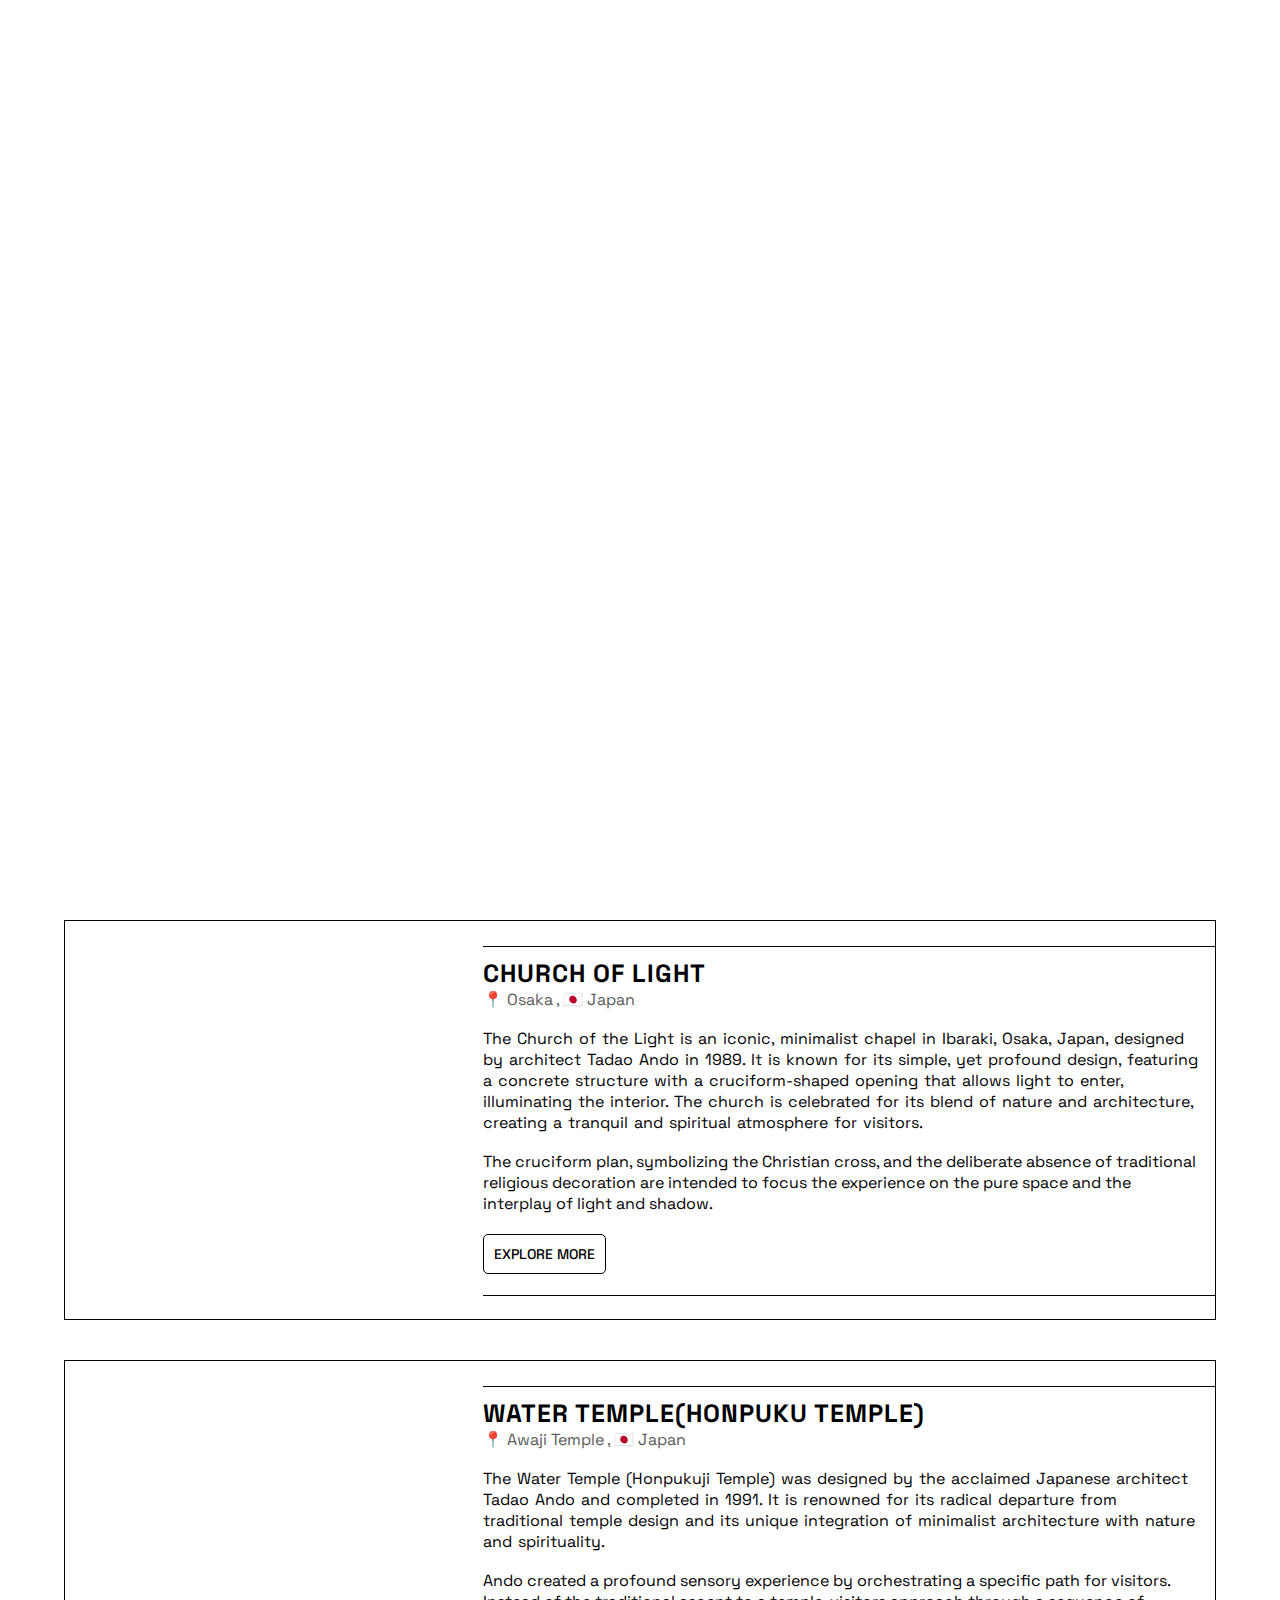
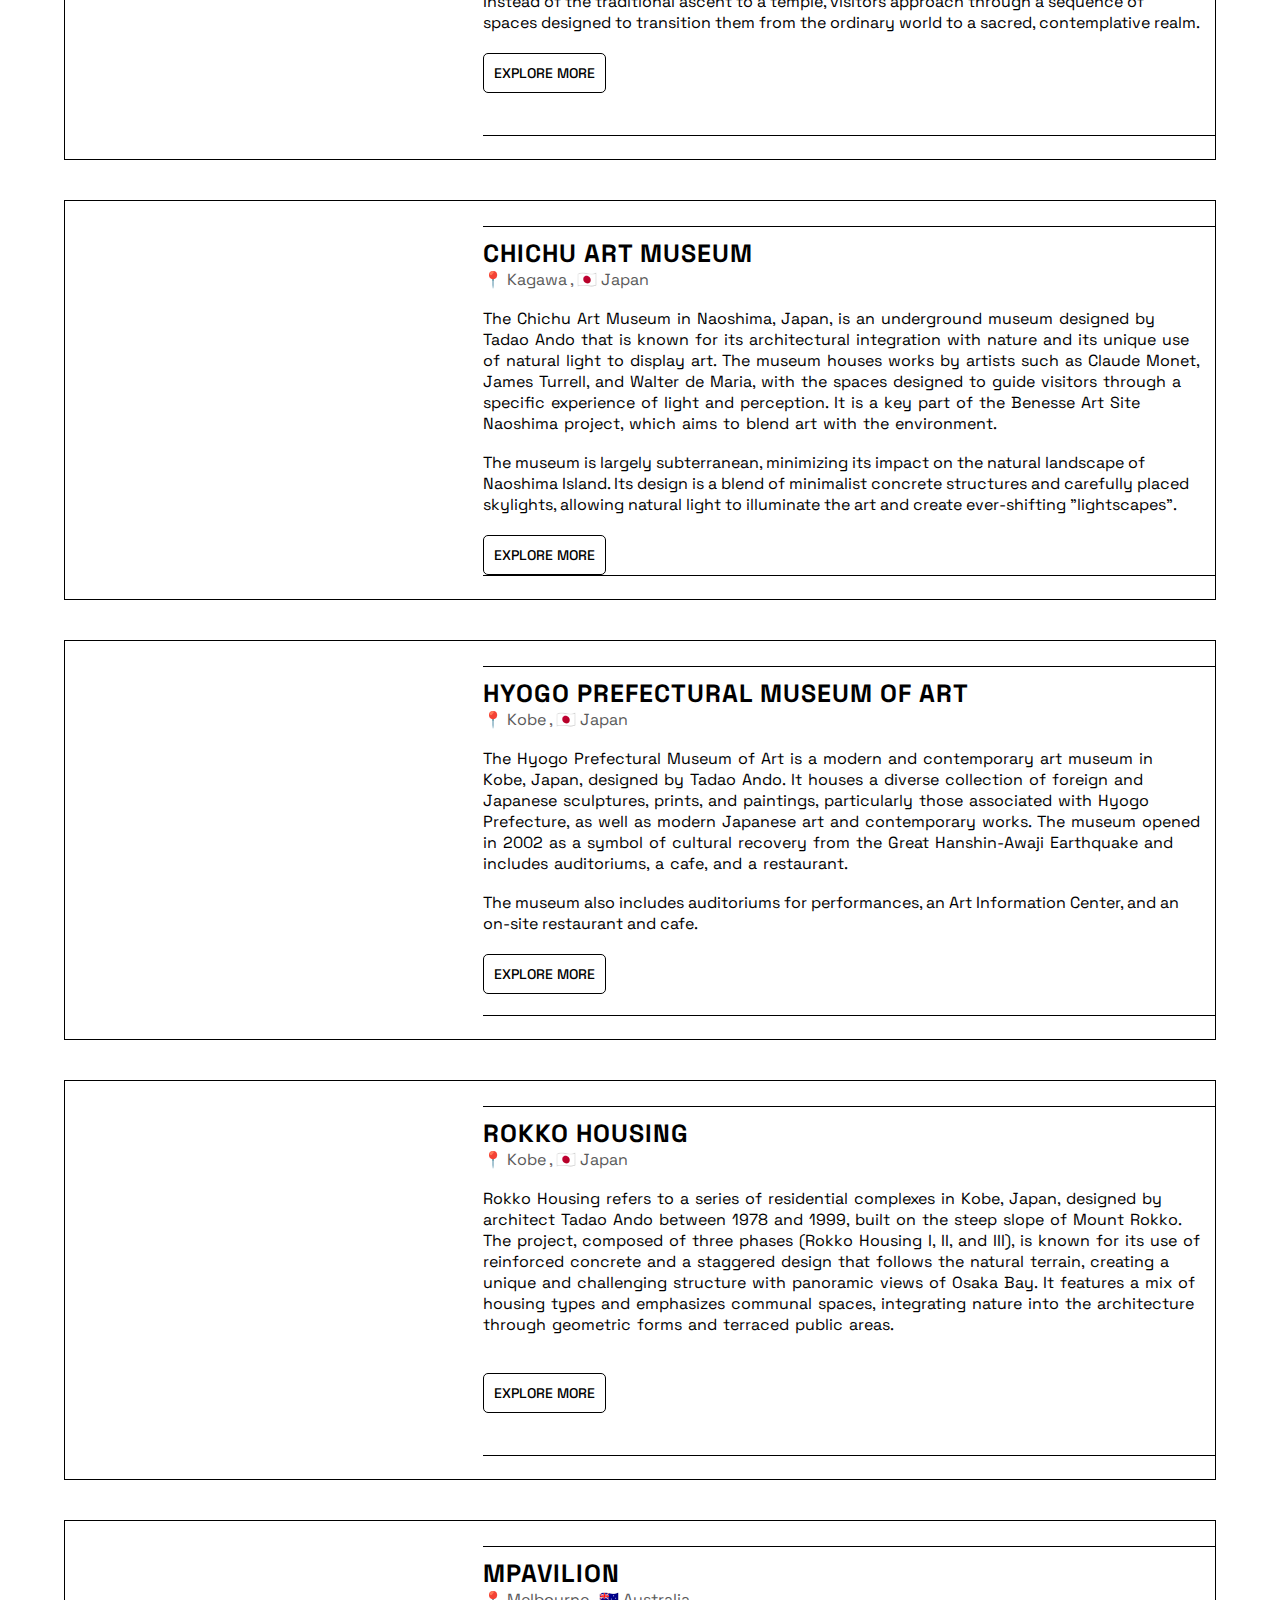
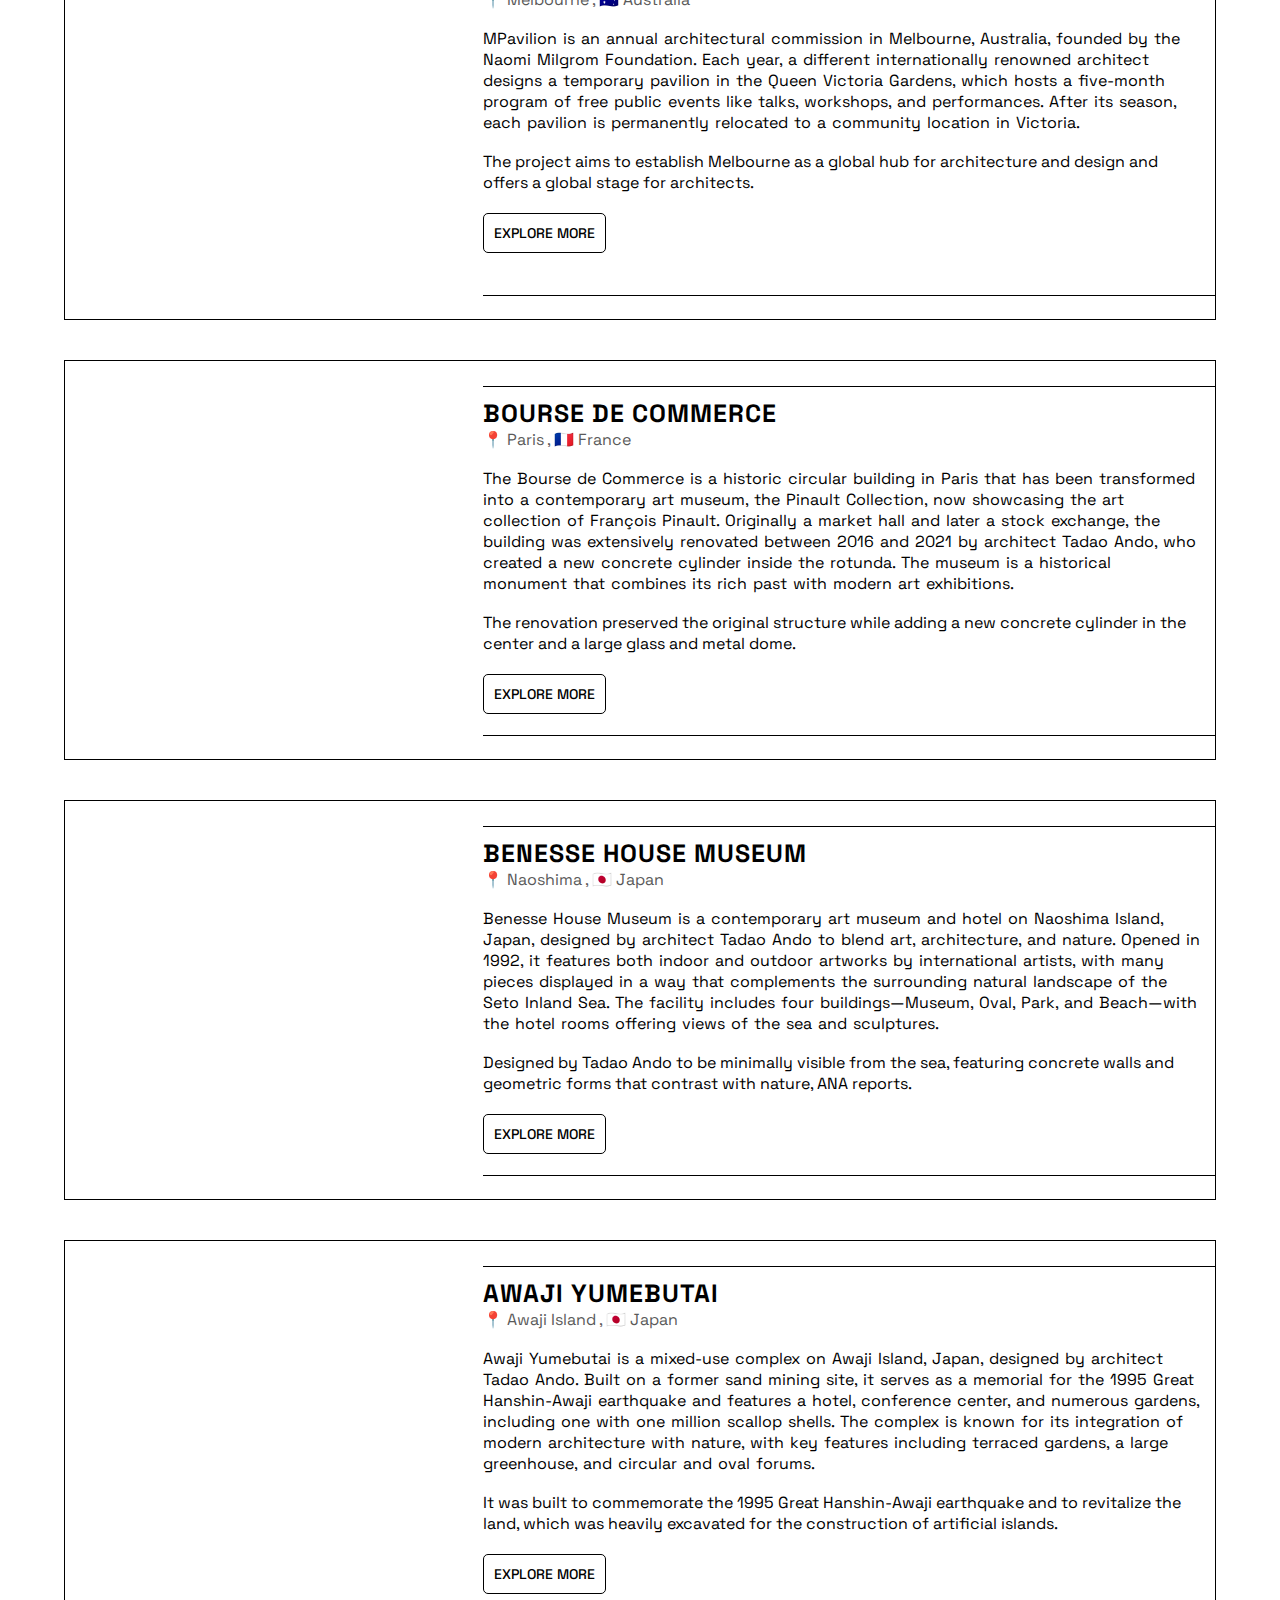
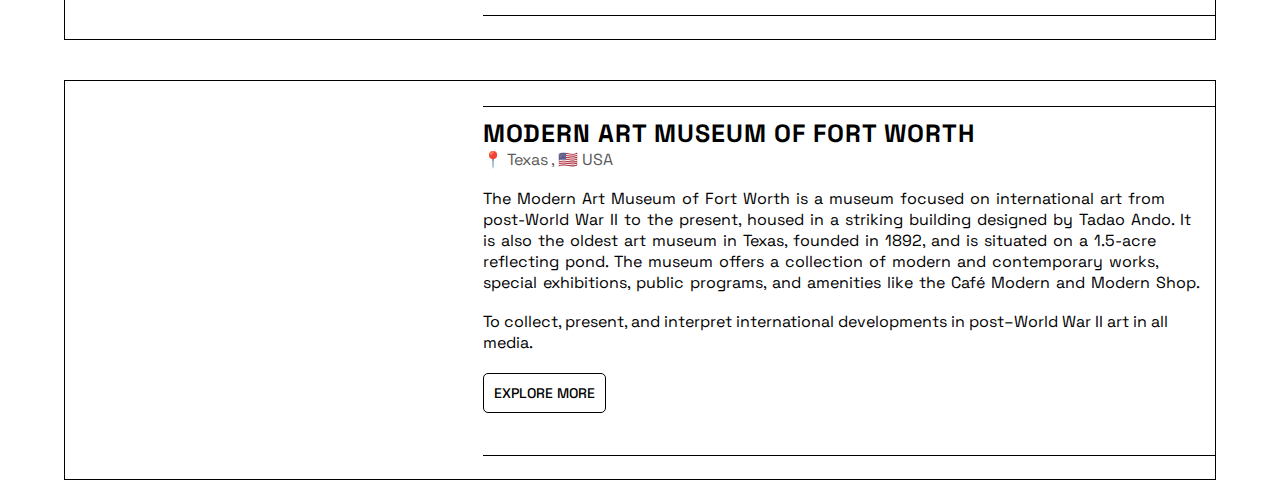
<file: ando.html>
<!DOCTYPE html>
<html lang="en">
  <head>
    <meta charset="UTF-8" />
    <meta name="viewport" content="width=device-width, initial-scale=1.0" />
    <title>About Andao Tando and his projects</title>
    <link rel="stylesheet" href="ando.css" />
    <link rel="preconnect" href="https://fonts.googleapis.com" />
    <link rel="preconnect" href="https://fonts.gstatic.com" crossorigin />
    <link
      href="https://fonts.googleapis.com/css2?family=Black+Ops+One&family=Funnel+Sans:ital,wght@0,300..800;1,300..800&family=Inter:ital,opsz,wght@0,14..32,100..900;1,14..32,100..900&family=Michroma&family=Playfair+Display:ital,wght@0,400..900;1,400..900&family=Plus+Jakarta+Sans:ital,wght@0,200..800;1,200..800&family=Pompiere&family=Shojumaru&display=swap"
      rel="stylesheet"
    />
    <link rel="preconnect" href="https://fonts.googleapis.com" />
    <link rel="preconnect" href="https://fonts.gstatic.com" crossorigin />
    <link
      href="https://fonts.googleapis.com/css2?family=Black+Ops+One&family=Funnel+Sans:ital,wght@0,300..800;1,300..800&family=Inter:ital,opsz,wght@0,14..32,100..900;1,14..32,100..900&family=Michroma&family=Playfair+Display:ital,wght@0,400..900;1,400..900&family=Plus+Jakarta+Sans:ital,wght@0,200..800;1,200..800&family=Pompiere&family=Shojumaru&family=Space+Grotesk:wght@300..700&display=swap"
      rel="stylesheet"
    />
  </head>
  <body>
    <div class="back">
      <h1>tadao ando</h1>
    </div>
    <main>
      <div class="boxes">
        <div class="box">
          <div class="image first"></div>
          <div class="content">
            <h2>church of light</h2>
            <p style="color: rgb(90, 90, 90)">📍 Osaka , 🇯🇵 Japan</p>
            <br />
            <p style="word-spacing: 2px">
              The Church of the Light is an iconic, minimalist chapel in
              Ibaraki, Osaka, Japan, designed by architect Tadao Ando in 1989.
              It is known for its simple, yet profound design, featuring a
              concrete structure with a cruciform-shaped opening that allows
              light to enter, illuminating the interior. The church is
              celebrated for its blend of nature and architecture, creating a
              tranquil and spiritual atmosphere for visitors.
            </p>
            <br />
            <p>
              The cruciform plan, symbolizing the Christian cross, and the
              deliberate absence of traditional religious decoration are
              intended to focus the experience on the pure space and the
              interplay of light and shadow.
            </p>
            <a href="https://en.wikipedia.org/wiki/Church_of_the_Light"
              ><button>Explore more</button></a
            >
          </div>
        </div>
        <div class="box">
          <div class="image second"></div>
          <div class="content">
            <h2>water temple(honpuku temple)</h2>
            <p style="color: rgb(90, 90, 90)">📍 Awaji Temple , 🇯🇵 Japan</p>
            <br />
            <p style="word-spacing: 2px">
              The Water Temple (Honpukuji Temple) was designed by the acclaimed
              Japanese architect Tadao Ando and completed in 1991. It is
              renowned for its radical departure from traditional temple design
              and its unique integration of minimalist architecture with nature
              and spirituality.
            </p>
            <br />
            <p>
              Ando created a profound sensory experience by orchestrating a
              specific path for visitors. Instead of the traditional ascent to a
              temple, visitors approach through a sequence of spaces designed to
              transition them from the ordinary world to a sacred, contemplative
              realm.
            </p>
            <a
              href="https://en.wikipedia.org/wiki/Water_Temple_(Ocarina_of_Time)"
              ><button>Explore more</button></a
            >
          </div>
        </div>
        <div class="box">
          <div class="image three"></div>
          <div class="content">
            <h2>Chichu Art Museum</h2>
            <p style="color: rgb(90, 90, 90)">📍 Kagawa , 🇯🇵 Japan</p>
            <br />
            <p style="word-spacing: 2px">
              The Chichu Art Museum in Naoshima, Japan, is an underground museum
              designed by Tadao Ando that is known for its architectural
              integration with nature and its unique use of natural light to
              display art. The museum houses works by artists such as Claude
              Monet, James Turrell, and Walter de Maria, with the spaces
              designed to guide visitors through a specific experience of light
              and perception. It is a key part of the Benesse Art Site Naoshima
              project, which aims to blend art with the environment.
            </p>
            <br />
            <p>
              The museum is largely subterranean, minimizing its impact on the
              natural landscape of Naoshima Island. Its design is a blend of
              minimalist concrete structures and carefully placed skylights,
              allowing natural light to illuminate the art and create
              ever-shifting "lightscapes".
            </p>
            <a href="https://en.wikipedia.org/wiki/Chichu_Art_Museum"
              ><button>Explore more</button></a
            >
          </div>
        </div>
        <div class="box">
          <div class="image four"></div>
          <div class="content">
            <h2>hyogo prefectural museum of art</h2>
            <p style="color: rgb(90, 90, 90)">📍 Kobe , 🇯🇵 Japan</p>
            <br />
            <p style="word-spacing: 2px">
              The Hyogo Prefectural Museum of Art is a modern and contemporary
              art museum in Kobe, Japan, designed by Tadao Ando. It houses a
              diverse collection of foreign and Japanese sculptures, prints, and
              paintings, particularly those associated with Hyogo Prefecture, as
              well as modern Japanese art and contemporary works. The museum
              opened in 2002 as a symbol of cultural recovery from the Great
              Hanshin-Awaji Earthquake and includes auditoriums, a cafe, and a
              restaurant.
            </p>
            <br />
            <p>
              The museum also includes auditoriums for performances, an Art
              Information Center, and an on-site restaurant and cafe.
            </p>
            <a
              href="https://en.wikipedia.org/wiki/Hy%C5%8Dgo_Prefectural_Museum_of_Art"
              ><button>Explore more</button></a
            >
          </div>
        </div>
        <div class="box">
          <div class="image five"></div>
          <div class="content">
            <h2>rokko housing</h2>
            <p style="color: rgb(90, 90, 90)">📍 Kobe , 🇯🇵 Japan</p>
            <br />
            <p style="word-spacing: 2px">
              Rokko Housing refers to a series of residential complexes in Kobe,
              Japan, designed by architect Tadao Ando between 1978 and 1999,
              built on the steep slope of Mount Rokko. The project, composed of
              three phases (Rokko Housing I, II, and III), is known for its use
              of reinforced concrete and a staggered design that follows the
              natural terrain, creating a unique and challenging structure with
              panoramic views of Osaka Bay. It features a mix of housing types
              and emphasizes communal spaces, integrating nature into the
              architecture through geometric forms and terraced public areas.
            </p>
            <br />
            <p></p>
            <a
              href="https://en.wikiarquitectura.com/building/rokko-housing-i-ii-and-iii/"
              ><button>Explore more</button></a
            >
          </div>
        </div>
        <div class="box">
          <div class="image six"></div>
          <div class="content">
            <h2>Mpavilion</h2>
            <p style="color: rgb(90, 90, 90)">📍 Melbourne , 🇦🇺 Australia</p>
            <br />
            <p style="word-spacing: 2px">
              MPavilion is an annual architectural commission in Melbourne,
              Australia, founded by the Naomi Milgrom Foundation. Each year, a
              different internationally renowned architect designs a temporary
              pavilion in the Queen Victoria Gardens, which hosts a five-month
              program of free public events like talks, workshops, and
              performances. After its season, each pavilion is permanently
              relocated to a community location in Victoria.
            </p>
            <br />
            <p>
              The project aims to establish Melbourne as a global hub for
              architecture and design and offers a global stage for architects.
            </p>
            <a href="https://en.wikipedia.org/wiki/MPavilion"
              ><button>Explore more</button></a
            >
          </div>
        </div>
        <div class="box">
          <div class="image seven"></div>
          <div class="content">
            <h2>bourse de commerce</h2>
            <p style="color: rgb(90, 90, 90)">📍 Paris , 🇫🇷 France</p>
            <br />
            <p style="word-spacing: 2px">
              The Bourse de Commerce is a historic circular building in Paris
              that has been transformed into a contemporary art museum, the
              Pinault Collection, now showcasing the art collection of François
              Pinault. Originally a market hall and later a stock exchange, the
              building was extensively renovated between 2016 and 2021 by
              architect Tadao Ando, who created a new concrete cylinder inside
              the rotunda. The museum is a historical monument that combines its
              rich past with modern art exhibitions.
            </p>
            <br />
            <p>
              The renovation preserved the original structure while adding a new
              concrete cylinder in the center and a large glass and metal dome.
            </p>
            <a href="https://en.wikipedia.org/wiki/Bourse_de_commerce_(Paris)"
              ><button>Explore more</button></a
            >
          </div>
        </div>
        <div class="box">
          <div class="image eight"></div>
          <div class="content">
            <h2>benesse house museum</h2>
            <p style="color: rgb(90, 90, 90)">📍 Naoshima , 🇯🇵 Japan</p>
            <br />
            <p style="word-spacing: 2px">
              Benesse House Museum is a contemporary art museum and hotel on
              Naoshima Island, Japan, designed by architect Tadao Ando to blend
              art, architecture, and nature. Opened in 1992, it features both
              indoor and outdoor artworks by international artists, with many
              pieces displayed in a way that complements the surrounding natural
              landscape of the Seto Inland Sea. The facility includes four
              buildings—Museum, Oval, Park, and Beach—with the hotel rooms
              offering views of the sea and sculptures.
            </p>
            <br />
            <p>
              Designed by Tadao Ando to be minimally visible from the sea,
              featuring concrete walls and geometric forms that contrast with
              nature, ANA reports.
            </p>
            <a href="https://en.wikipedia.org/wiki/Benesse_House"
              ><button>Explore more</button></a
            >
          </div>
        </div>
        <div class="box">
          <div class="image nine"></div>
          <div class="content">
            <h2>awaji yumebutai</h2>
            <p style="color: rgb(90, 90, 90)">📍 Awaji Island , 🇯🇵 Japan</p>
            <br />
            <p style="word-spacing: 2px">
              Awaji Yumebutai is a mixed-use complex on Awaji Island, Japan, designed by architect Tadao Ando. Built on a former sand mining site, it serves as a memorial for the 1995 Great Hanshin-Awaji earthquake and features a hotel, conference center, and numerous gardens, including one with one million scallop shells. The complex is known for its integration of modern architecture with nature, with key features including terraced gardens, a large greenhouse, and circular and oval forums. 
            </p>
            <br />
            <p>
              It was built to commemorate the 1995 Great Hanshin-Awaji earthquake and to revitalize the land, which was heavily excavated for the construction of artificial islands.

            </p>
            <a href="https://en.wikipedia.org/wiki/Awaji_Yumebutai"
              ><button>Explore more</button></a
            >
          </div>
        </div>
        <div class="box">
          <div class="image ten"></div>
          <div class="content">
            <h2>Modern Art Museum of Fort Worth</h2>
            <p style="color: rgb(90, 90, 90)">📍 Texas , 🇺🇸 USA</p>
            <br />
            <p style="word-spacing: 2px">
              The Modern Art Museum of Fort Worth is a museum focused on international art from post-World War II to the present, housed in a striking building designed by Tadao Ando. It is also the oldest art museum in Texas, founded in 1892, and is situated on a 1.5-acre reflecting pond. The museum offers a collection of modern and contemporary works, special exhibitions, public programs, and amenities like the Café Modern and Modern Shop. 
            </p>
            <br />
            <p>
              To collect, present, and interpret international developments in post–World War II art in all media.
            </p>
            <a href="https://en.wikipedia.org/wiki/Modern_Art_Museum_of_Fort_Worth"
              ><button>Explore more</button></a
            >
          </div>
        </div>
      </div>
    </main>
  </body>
</html>
</file>
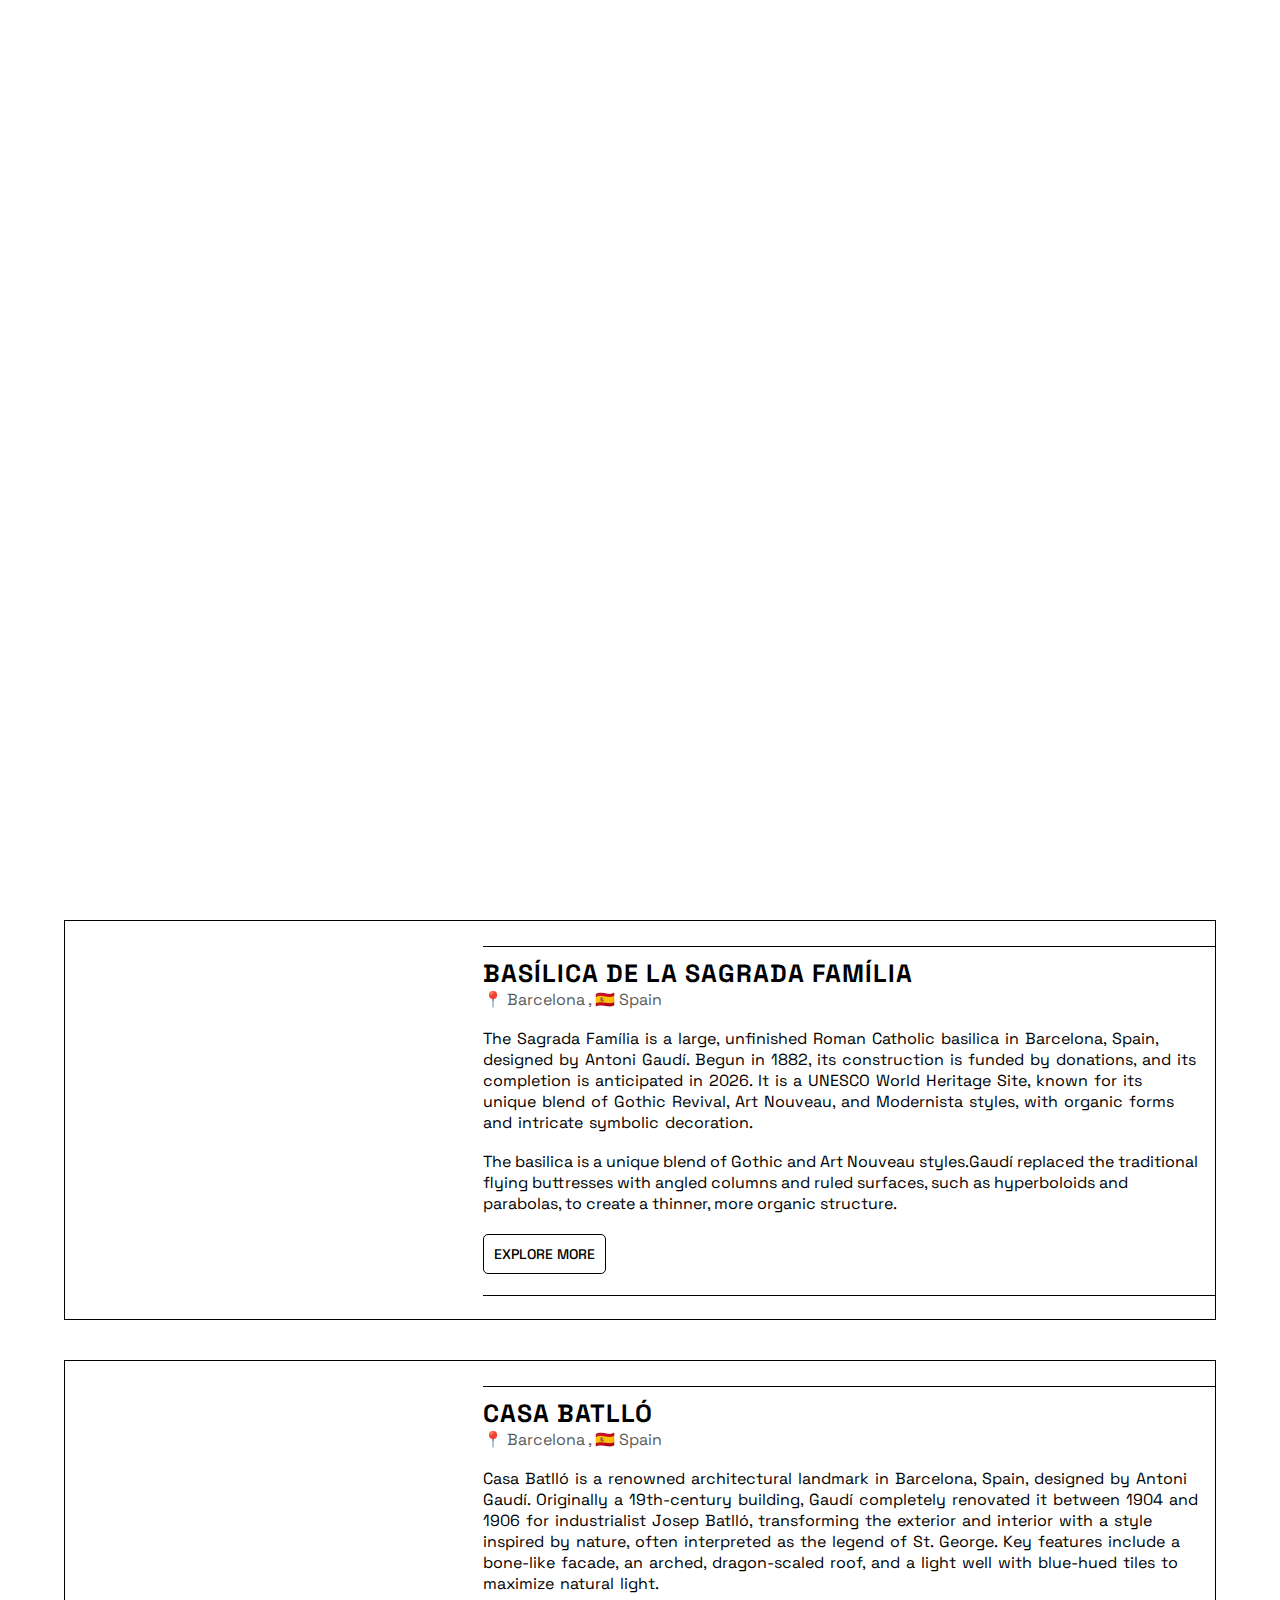
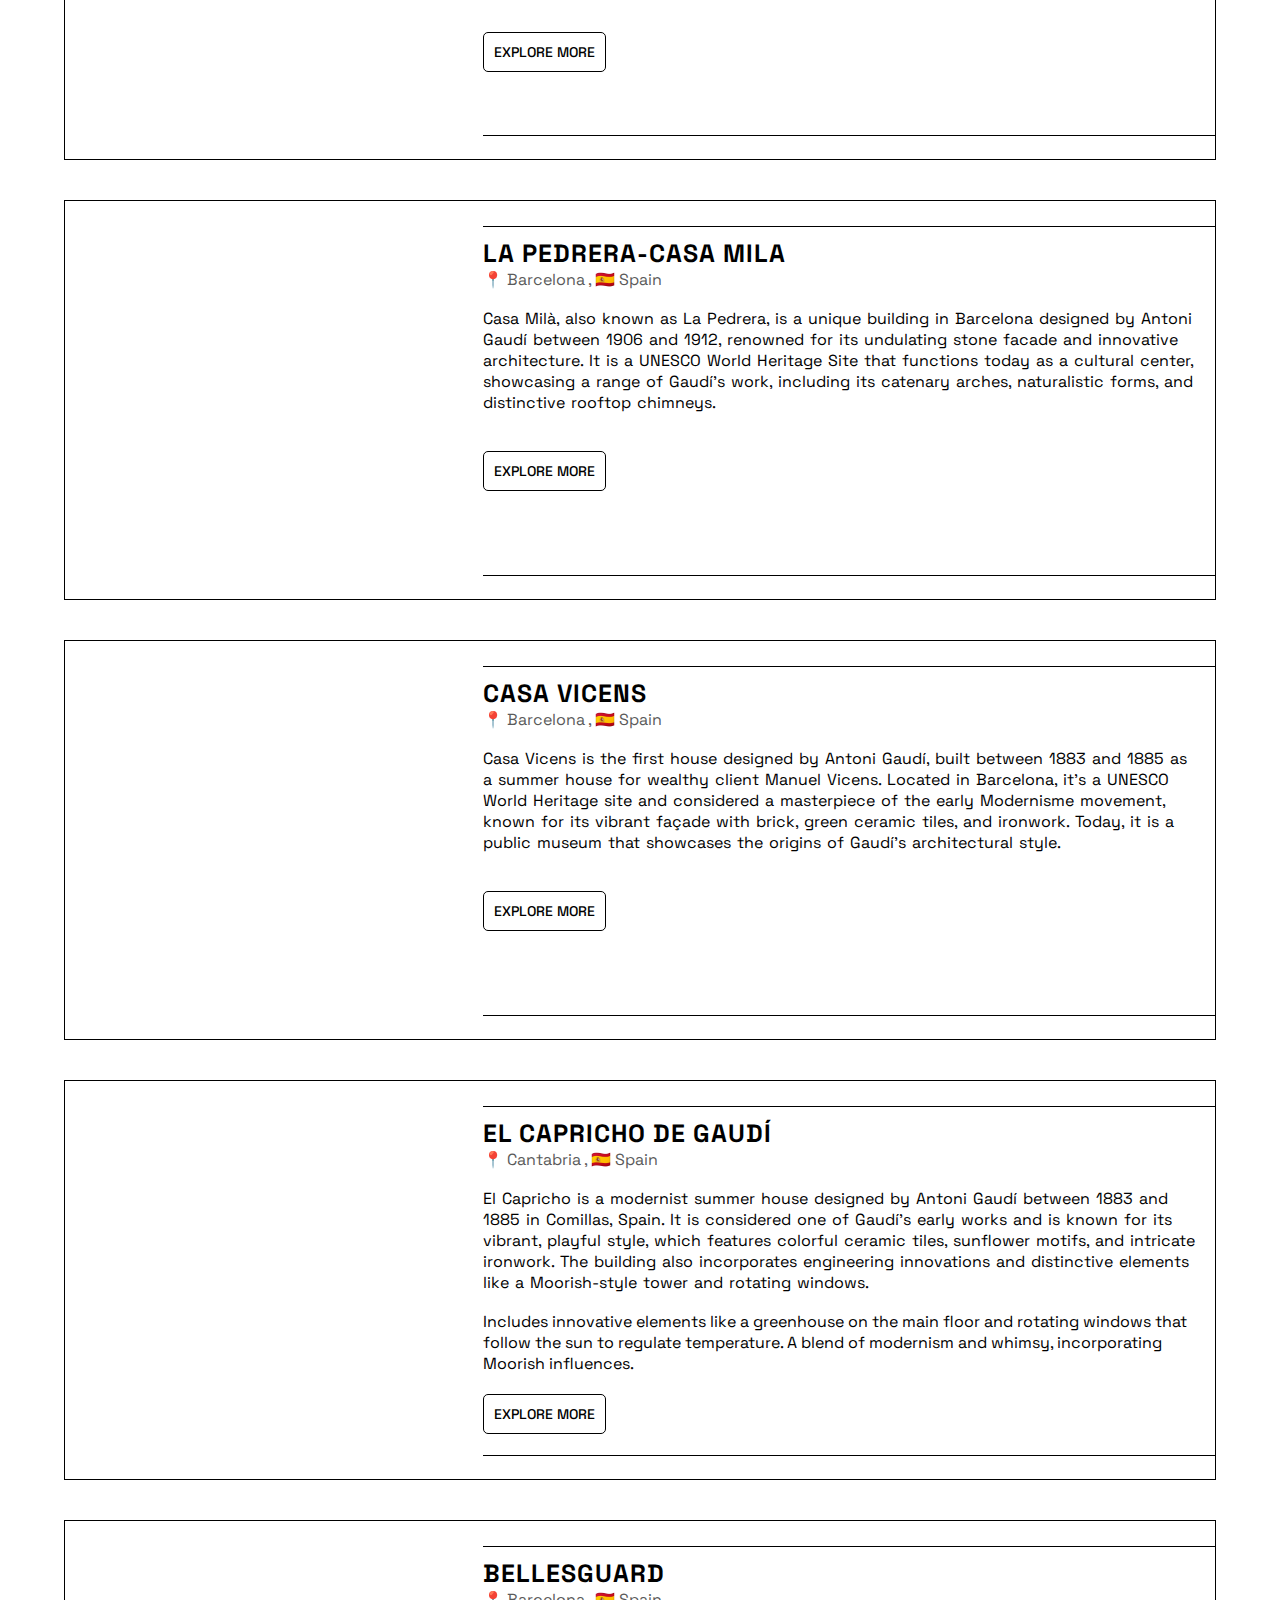
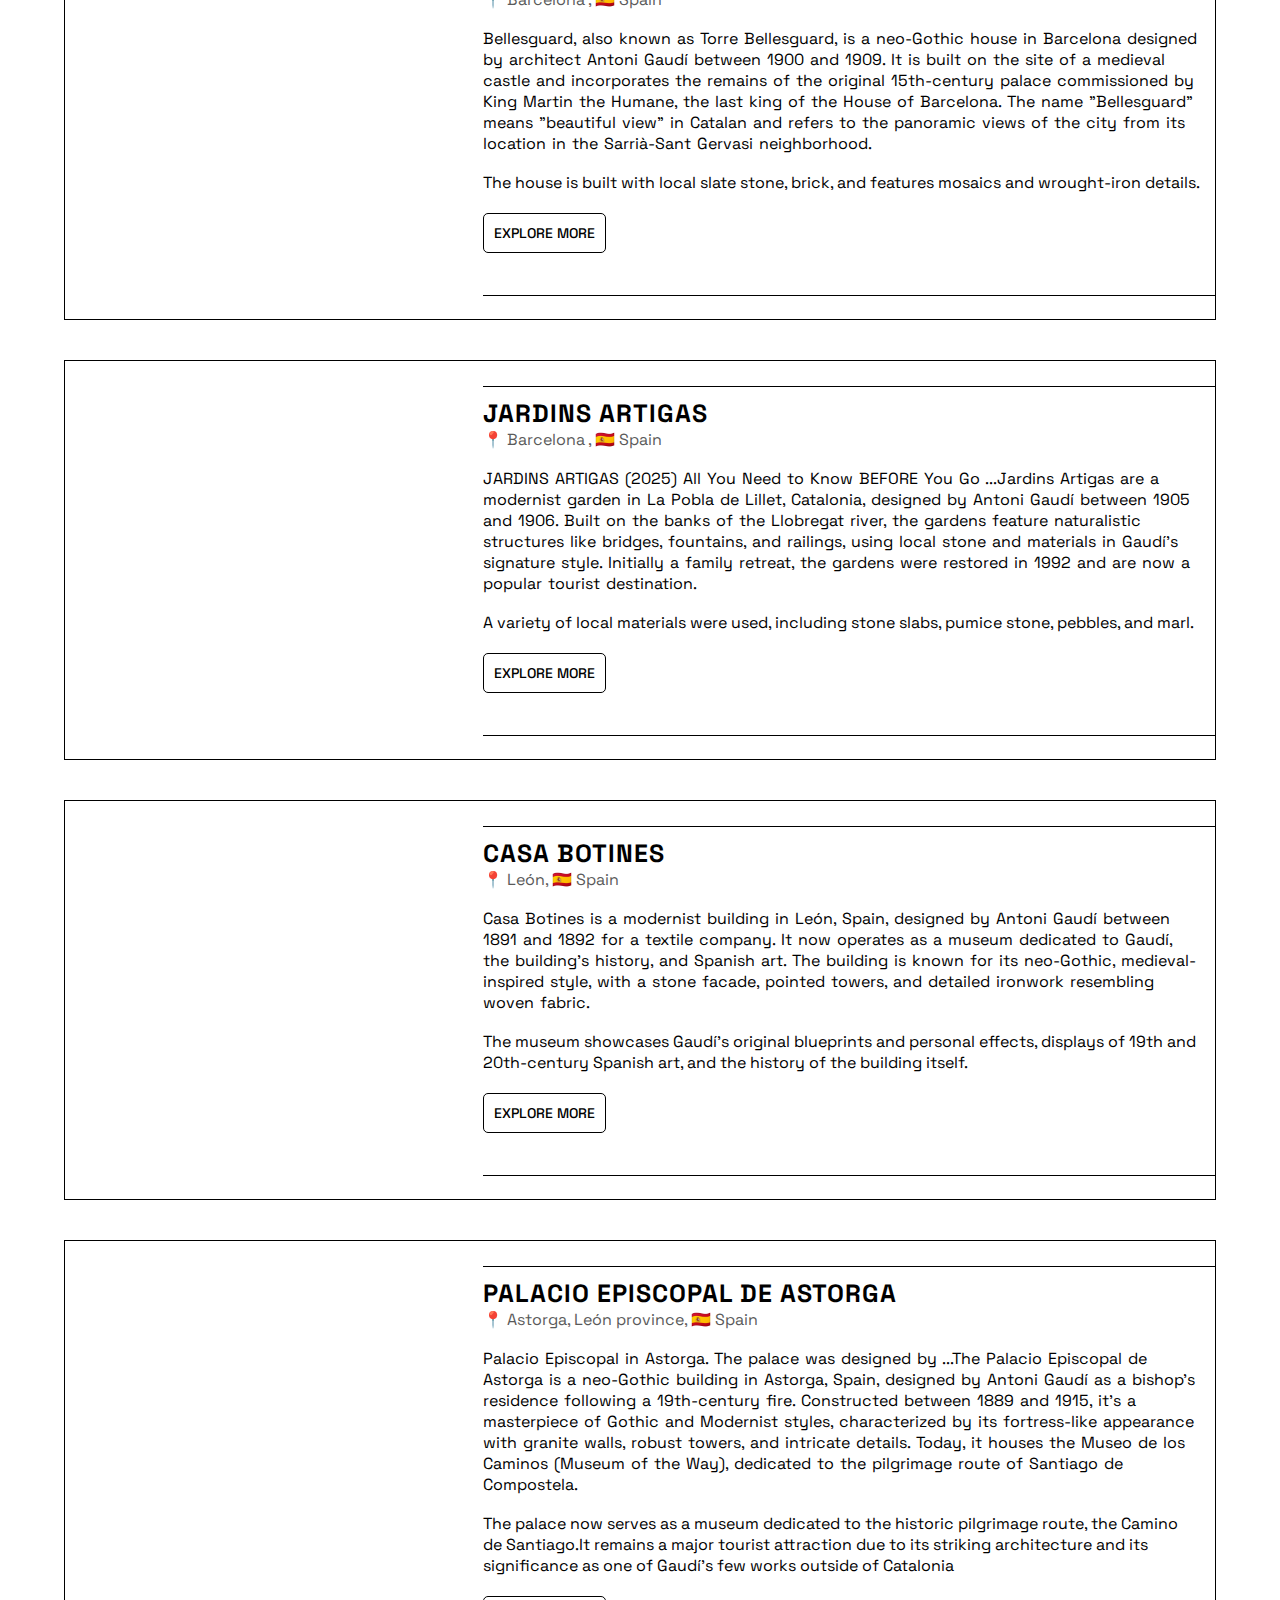
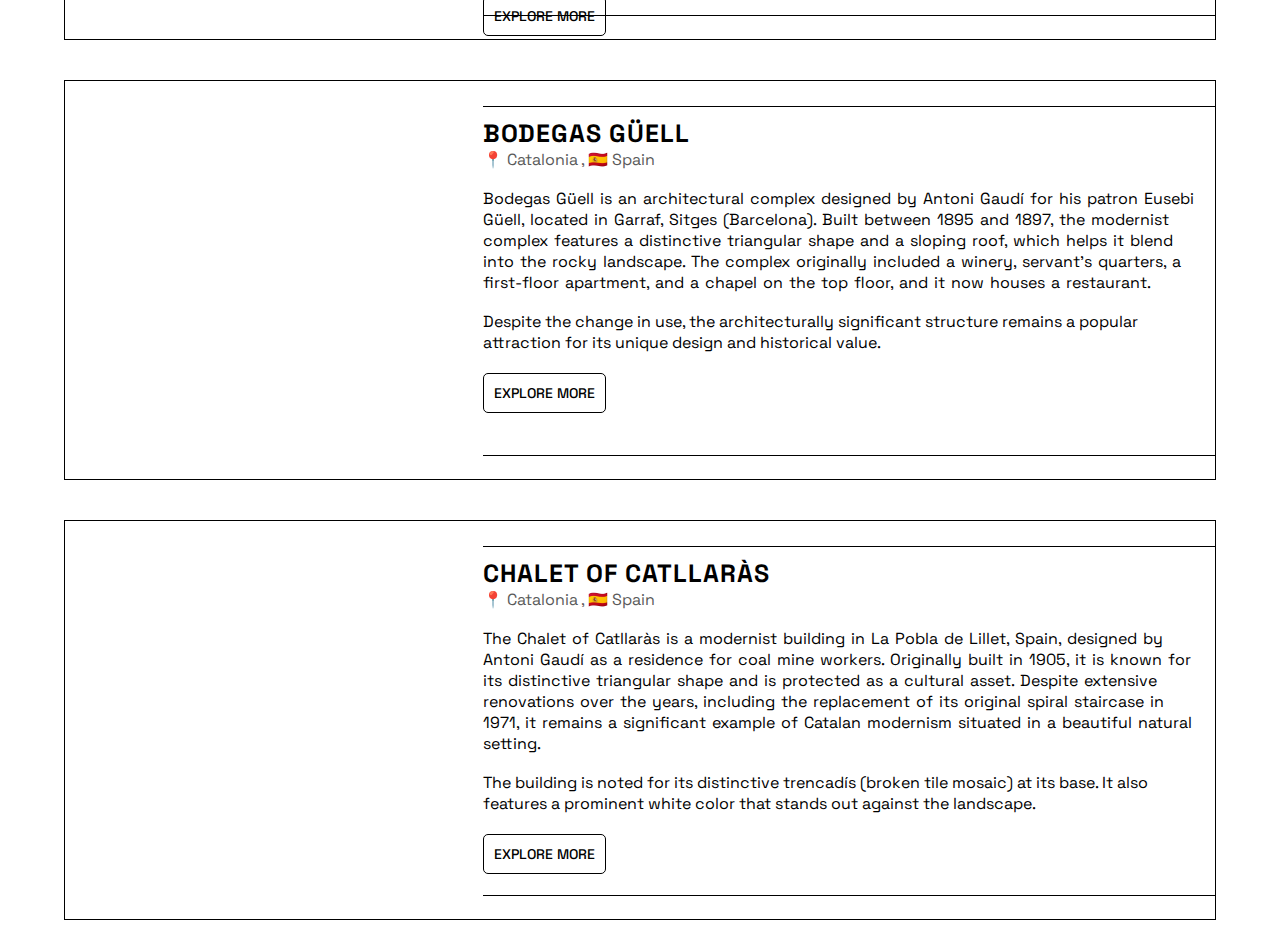
<file: antoni.html>
<!DOCTYPE html>
<html lang="en">
  <head>
    <meta charset="UTF-8" />
    <meta name="viewport" content="width=device-width, initial-scale=1.0" />
    <title>About Antoni Guadi and his works</title>
    <link rel="stylesheet" href="antoni.css" />
    <link rel="preconnect" href="https://fonts.googleapis.com" />
    <link rel="preconnect" href="https://fonts.gstatic.com" crossorigin />
    <link
      href="https://fonts.googleapis.com/css2?family=Black+Ops+One&family=Funnel+Sans:ital,wght@0,300..800;1,300..800&family=Inter:ital,opsz,wght@0,14..32,100..900;1,14..32,100..900&family=Michroma&family=Playfair+Display:ital,wght@0,400..900;1,400..900&family=Plus+Jakarta+Sans:ital,wght@0,200..800;1,200..800&family=Pompiere&family=Shojumaru&display=swap"
      rel="stylesheet"
    />
    <link rel="preconnect" href="https://fonts.googleapis.com" />
    <link rel="preconnect" href="https://fonts.gstatic.com" crossorigin />
    <link
      href="https://fonts.googleapis.com/css2?family=Black+Ops+One&family=Funnel+Sans:ital,wght@0,300..800;1,300..800&family=Inter:ital,opsz,wght@0,14..32,100..900;1,14..32,100..900&family=Michroma&family=Playfair+Display:ital,wght@0,400..900;1,400..900&family=Plus+Jakarta+Sans:ital,wght@0,200..800;1,200..800&family=Pompiere&family=Shojumaru&family=Space+Grotesk:wght@300..700&display=swap"
      rel="stylesheet"
    />
  </head>
  <body>
    <div class="back">
      <h1>Antoni Gaudi</h1>
    </div>
    <main>
      <div class="boxes">
        <div class="box">
          <div class="image first"></div>
          <div class="content">
            <h2>Basílica de la Sagrada Família</h2>
            <p style="color: rgb(90, 90, 90)">📍 Barcelona , 🇪🇸 Spain</p>
            <br />
            <p style="word-spacing: 2px">
              The Sagrada Família is a large, unfinished Roman Catholic basilica
              in Barcelona, Spain, designed by Antoni Gaudí. Begun in 1882, its
              construction is funded by donations, and its completion is
              anticipated in 2026. It is a UNESCO World Heritage Site, known for
              its unique blend of Gothic Revival, Art Nouveau, and Modernista
              styles, with organic forms and intricate symbolic decoration.
            </p>
            <br />
            <p>
              The basilica is a unique blend of Gothic and Art Nouveau
              styles.Gaudí replaced the traditional flying buttresses with
              angled columns and ruled surfaces, such as hyperboloids and
              parabolas, to create a thinner, more organic structure.
            </p>
            <a href="https://en.wikipedia.org/wiki/Sagrada_Fam%C3%ADlia"
              ><button>Explore more</button></a
            >
          </div>
        </div>
        <div class="box">
          <div class="image second"></div>
          <div class="content">
            <h2>Casa Batlló</h2>
            <p style="color: rgb(90, 90, 90)">📍 Barcelona , 🇪🇸 Spain</p>
            <br />
            <p style="word-spacing: 2px">
              Casa Batlló is a renowned architectural landmark in Barcelona,
              Spain, designed by Antoni Gaudí. Originally a 19th-century
              building, Gaudí completely renovated it between 1904 and 1906 for
              industrialist Josep Batlló, transforming the exterior and interior
              with a style inspired by nature, often interpreted as the legend
              of St. George. Key features include a bone-like facade, an arched,
              dragon-scaled roof, and a light well with blue-hued tiles to
              maximize natural light.
            </p>
            <br />
            <p></p>
            <a href="https://en.wikipedia.org/wiki/Casa_Batll%C3%B3"
              ><button>Explore more</button></a
            >
          </div>
        </div>
        <div class="box">
          <div class="image three"></div>
          <div class="content">
            <h2>La Pedrera-Casa Mila</h2>
            <p style="color: rgb(90, 90, 90)">📍 Barcelona , 🇪🇸 Spain</p>
            <br />
            <p style="word-spacing: 2px">
              Casa Milà, also known as La Pedrera, is a unique building in
              Barcelona designed by Antoni Gaudí between 1906 and 1912, renowned
              for its undulating stone facade and innovative architecture. It is
              a UNESCO World Heritage Site that functions today as a cultural
              center, showcasing a range of Gaudí's work, including its catenary
              arches, naturalistic forms, and distinctive rooftop chimneys.
            </p>
            <br />
            <p></p>
            <a href="https://en.wikipedia.org/wiki/Casa_Mil%C3%A0"
              ><button>Explore more</button></a
            >
          </div>
        </div>
        <div class="box">
          <div class="image four"></div>
          <div class="content">
            <h2>Casa Vicens</h2>
            <p style="color: rgb(90, 90, 90)">📍 Barcelona , 🇪🇸 Spain</p>
            <br />
            <p style="word-spacing: 2px">
              Casa Vicens is the first house designed by Antoni Gaudí, built
              between 1883 and 1885 as a summer house for wealthy client Manuel
              Vicens. Located in Barcelona, it's a UNESCO World Heritage site
              and considered a masterpiece of the early Modernisme movement,
              known for its vibrant façade with brick, green ceramic tiles, and
              ironwork. Today, it is a public museum that showcases the origins
              of Gaudí's architectural style.
            </p>
            <br />
            <p></p>
            <a href="https://en.wikipedia.org/wiki/Casa_Vicens  "
              ><button>Explore more</button></a
            >
          </div>
        </div>
        <div class="box">
          <div class="image five"></div>
          <div class="content">
            <h2>El Capricho de Gaudí</h2>
            <p style="color: rgb(90, 90, 90)">📍 Cantabria , 🇪🇸 Spain</p>
            <br />
            <p style="word-spacing: 2px">
              El Capricho is a modernist summer house designed by Antoni Gaudí
              between 1883 and 1885 in Comillas, Spain. It is considered one of
              Gaudí's early works and is known for its vibrant, playful style,
              which features colorful ceramic tiles, sunflower motifs, and
              intricate ironwork. The building also incorporates engineering
              innovations and distinctive elements like a Moorish-style tower
              and rotating windows.
            </p>
            <br />
            <p>
              Includes innovative elements like a greenhouse on the main floor
              and rotating windows that follow the sun to regulate temperature.
              A blend of modernism and whimsy, incorporating Moorish influences.
            </p>
            <a href="https://en.wikipedia.org/wiki/El_Capricho"
              ><button>Explore more</button></a
            >
          </div>
        </div>
        <div class="box">
          <div class="image six"></div>
          <div class="content">
            <h2>Bellesguard</h2>
            <p style="color: rgb(90, 90, 90)">📍 Barcelona , 🇪🇸 Spain</p>
            <br />
            <p style="word-spacing: 2px">
              Bellesguard, also known as Torre Bellesguard, is a neo-Gothic
              house in Barcelona designed by architect Antoni Gaudí between 1900
              and 1909. It is built on the site of a medieval castle and
              incorporates the remains of the original 15th-century palace
              commissioned by King Martin the Humane, the last king of the House
              of Barcelona. The name "Bellesguard" means "beautiful view" in
              Catalan and refers to the panoramic views of the city from its
              location in the Sarrià-Sant Gervasi neighborhood.
            </p>
            <br />
            <p>
              The house is built with local slate stone, brick, and features
              mosaics and wrought-iron details.
            </p>
            <a href="https://en.wikipedia.org/wiki/Bellesguard"
              ><button>Explore more</button></a
            >
          </div>
        </div>
        <div class="box">
          <div class="image seven"></div>
          <div class="content">
            <h2>Jardins Artigas</h2>
            <p style="color: rgb(90, 90, 90)">📍 Barcelona , 🇪🇸 Spain</p>
            <br />
            <p style="word-spacing: 2px">JARDINS ARTIGAS (2025) All You Need to Know BEFORE You Go ...Jardins Artigas are a modernist garden in La Pobla de Lillet, Catalonia, designed by Antoni Gaudí between 1905 and 1906. Built on the banks of the Llobregat river, the gardens feature naturalistic structures like bridges, fountains, and railings, using local stone and materials in Gaudí's signature style. Initially a family retreat, the gardens were restored in 1992 and are now a popular tourist destination. </p>
            <br />
            <p>A variety of local materials were used, including stone slabs, pumice stone, pebbles, and marl.</p>
            <a href="https://en.wikipedia.org/wiki/Artigas_Gardens"
              ><button>Explore more</button></a
            >
          </div>
        </div>
        <div class="box">
          <div class="image eight"></div>
          <div class="content">
            <h2>Casa Botines</h2>
            <p style="color: rgb(90, 90, 90)">📍 León, 🇪🇸 Spain</p>
            <br />
            <p style="word-spacing: 2px">Casa Botines is a modernist building in León, Spain, designed by Antoni Gaudí between 1891 and 1892 for a textile company. It now operates as a museum dedicated to Gaudí, the building's history, and Spanish art. The building is known for its neo-Gothic, medieval-inspired style, with a stone facade, pointed towers, and detailed ironwork resembling woven fabric. </p>
            <br />
            <p>The museum showcases Gaudí's original blueprints and personal effects, displays of 19th and 20th-century Spanish art, and the history of the building itself. </p>
            <a href="https://en.wikipedia.org/wiki/Casa_Botines"
              ><button>Explore more</button></a
            >
          </div>
        </div>
        <div class="box">
          <div class="image nine"></div>
          <div class="content">
            <h2>Palacio Episcopal de Astorga</h2>
            <p style="color: rgb(90, 90, 90)">📍 Astorga, León province, 🇪🇸 Spain</p>
            <br />
            <p style="word-spacing: 2px">Palacio Episcopal in Astorga. The palace was designed by ...The Palacio Episcopal de Astorga is a neo-Gothic building in Astorga, Spain, designed by Antoni Gaudí as a bishop's residence following a 19th-century fire. Constructed between 1889 and 1915, it's a masterpiece of Gothic and Modernist styles, characterized by its fortress-like appearance with granite walls, robust towers, and intricate details. Today, it houses the Museo de los Caminos (Museum of the Way), dedicated to the pilgrimage route of Santiago de Compostela. 
</p>
            <br />
            <p>The palace now serves as a museum dedicated to the historic pilgrimage route, the Camino de Santiago.It remains a major tourist attraction due to its striking architecture and its significance as one of Gaudí's few works outside of Catalonia</p>
            <a href="https://en.wikipedia.org/wiki/Episcopal_Palace,_Astorga"
              ><button>Explore more</button></a
            >
          </div>
        </div>
        <div class="box">
          <div class="image ten"></div>
          <div class="content">
            <h2>Bodegas Güell</h2>
            <p style="color: rgb(90, 90, 90)">📍 Catalonia , 🇪🇸 Spain</p>
            <br />
            <p style="word-spacing: 2px">Bodegas Güell is an architectural complex designed by Antoni Gaudí for his patron Eusebi Güell, located in Garraf, Sitges (Barcelona). Built between 1895 and 1897, the modernist complex features a distinctive triangular shape and a sloping roof, which helps it blend into the rocky landscape. The complex originally included a winery, servant's quarters, a first-floor apartment, and a chapel on the top floor, and it now houses a restaurant. </p>
            <br />
            <p> Despite the change in use, the architecturally significant structure remains a popular attraction for its unique design and historical value. </p>
            <a href="https://en.wikipedia.org/wiki/Bodegas_G%C3%BCell"
              ><button>Explore more</button></a
            >
          </div>
        </div>
        <div class="box">
          <div class="image eleven"></div>
          <div class="content">
            <h2>Chalet of Catllaràs</h2>
            <p style="color: rgb(90, 90, 90)">📍 Catalonia , 🇪🇸 Spain</p>
            <br />
            <p style="word-spacing: 2px">The Chalet of Catllaràs is a modernist building in La Pobla de Lillet, Spain, designed by Antoni Gaudí as a residence for coal mine workers. Originally built in 1905, it is known for its distinctive triangular shape and is protected as a cultural asset. Despite extensive renovations over the years, including the replacement of its original spiral staircase in 1971, it remains a significant example of Catalan modernism situated in a beautiful natural setting. </p>
            <br />
            <p>The building is noted for its distinctive trencadís (broken tile mosaic) at its base. It also features a prominent white color that stands out against the landscape.</p>
            <a href="https://es.wikipedia.org/wiki/Chalet_de_Catllar%C3%A0s"
              ><button>Explore more</button></a
            >
          </div>
        </div>  
      </div>
    </main>
  </body>
</html>
</file>
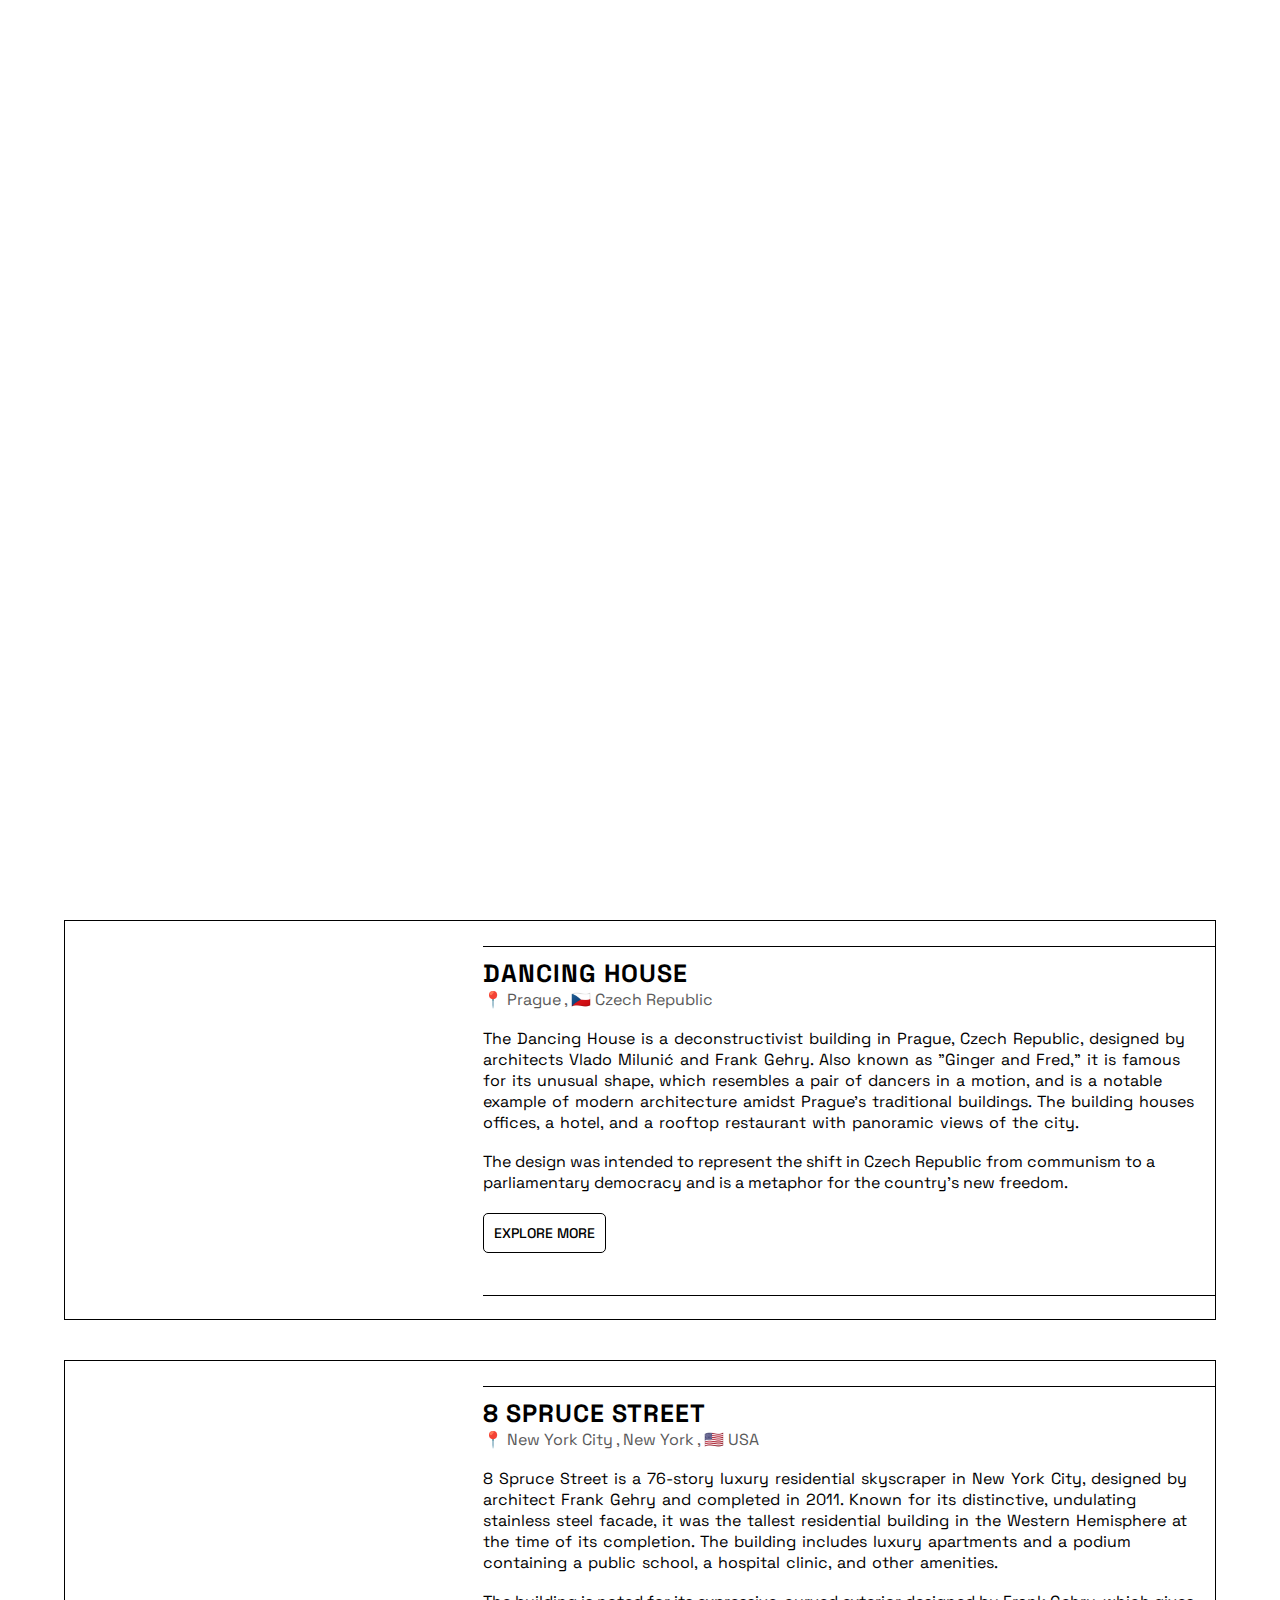
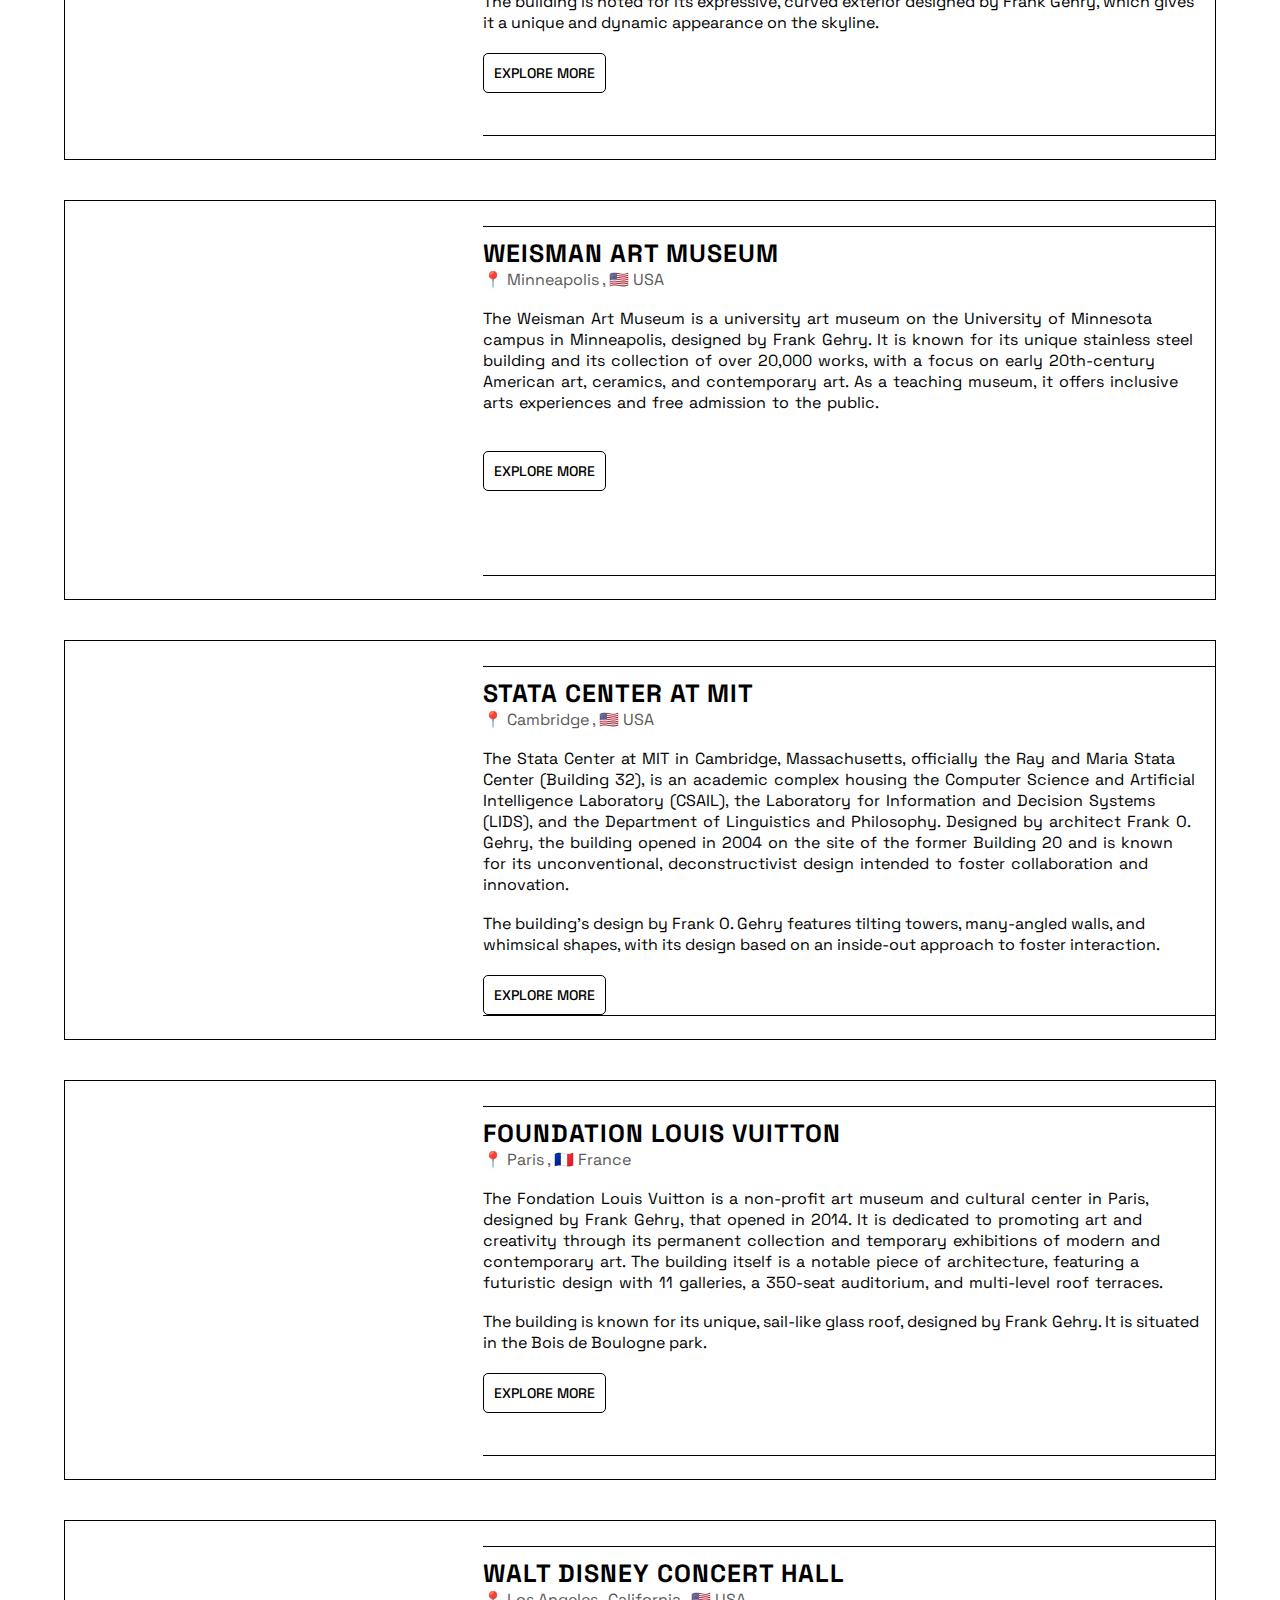
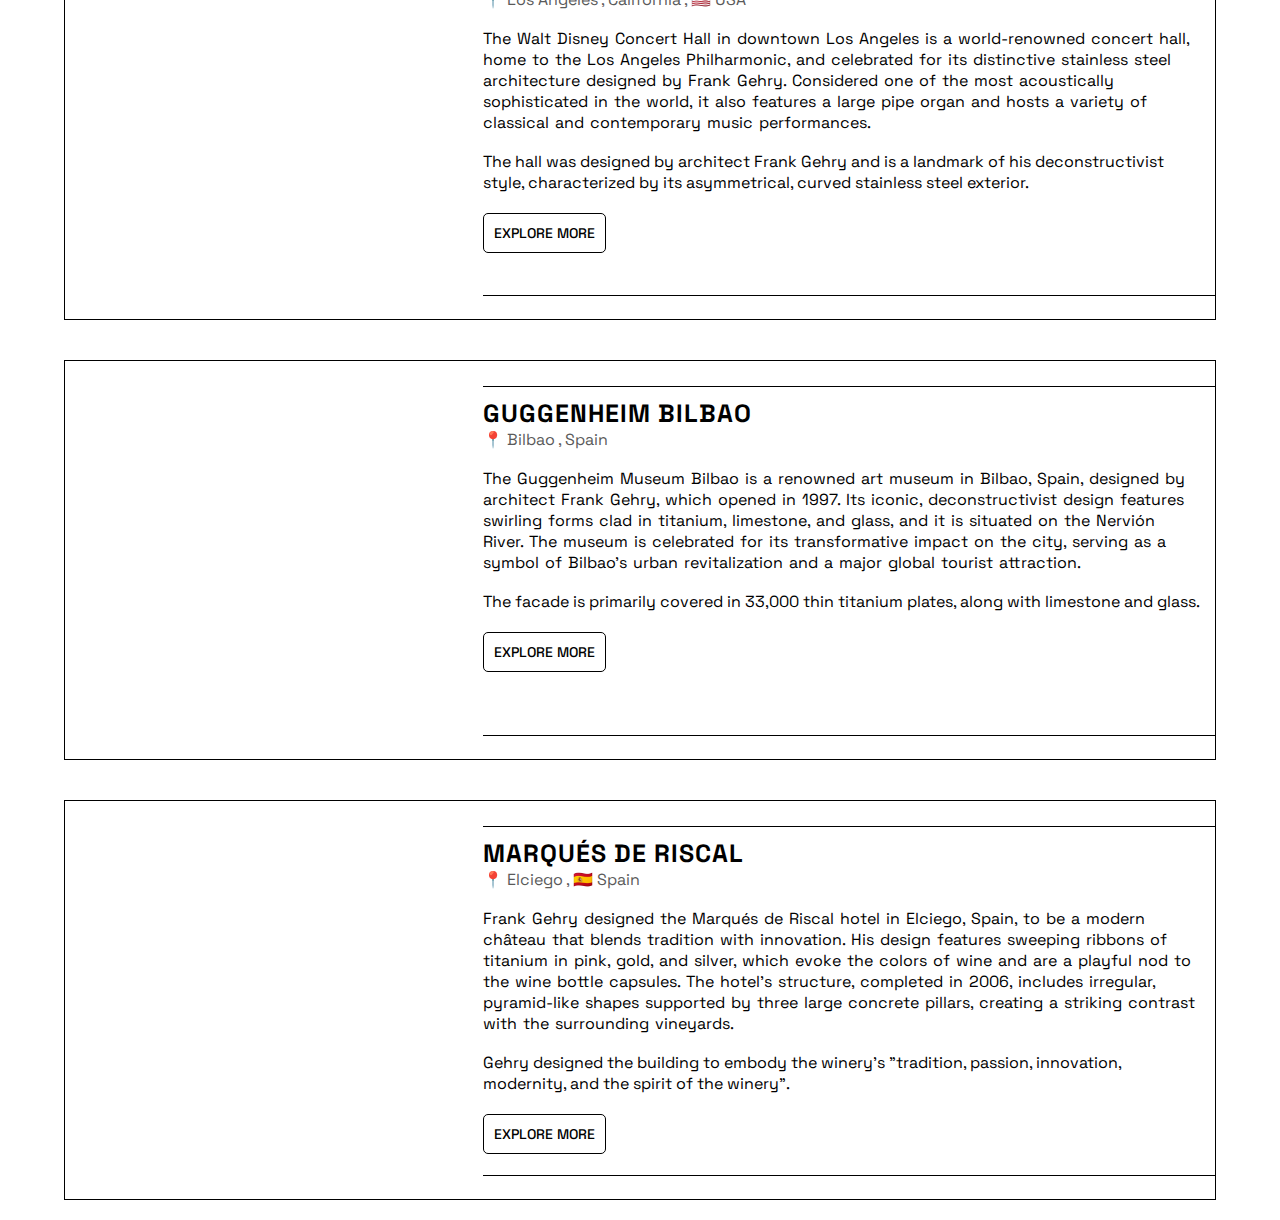
<file: gehry.html>
<!DOCTYPE html>
<html lang="en">
  <head>
    <meta charset="UTF-8" />
    <meta name="viewport" content="width=device-width, initial-scale=1.0" />
    <title>About Frank Gehry and his projects</title>
    <link rel="stylesheet" href="gehry.css" />
    <link rel="preconnect" href="https://fonts.googleapis.com" />
    <link rel="preconnect" href="https://fonts.gstatic.com" crossorigin />
    <link
      href="https://fonts.googleapis.com/css2?family=Black+Ops+One&family=Funnel+Sans:ital,wght@0,300..800;1,300..800&family=Inter:ital,opsz,wght@0,14..32,100..900;1,14..32,100..900&family=Michroma&family=Playfair+Display:ital,wght@0,400..900;1,400..900&family=Plus+Jakarta+Sans:ital,wght@0,200..800;1,200..800&family=Pompiere&family=Shojumaru&display=swap"
      rel="stylesheet"
    />
    <link rel="preconnect" href="https://fonts.googleapis.com" />
    <link rel="preconnect" href="https://fonts.gstatic.com" crossorigin />
    <link
      href="https://fonts.googleapis.com/css2?family=Black+Ops+One&family=Funnel+Sans:ital,wght@0,300..800;1,300..800&family=Inter:ital,opsz,wght@0,14..32,100..900;1,14..32,100..900&family=Michroma&family=Playfair+Display:ital,wght@0,400..900;1,400..900&family=Plus+Jakarta+Sans:ital,wght@0,200..800;1,200..800&family=Pompiere&family=Shojumaru&family=Space+Grotesk:wght@300..700&display=swap"
      rel="stylesheet"
    />
  </head>
  <body>
    <div class="back">
      <h1>frank gehry</h1>
    </div>
    <main>
      <div class="boxes">
        <div class="box">
          <div class="image first"></div>
          <div class="content">
            <h2>Dancing House</h2>
            <p style="color: rgb(90, 90, 90)">📍 Prague , 🇨🇿 Czech Republic</p>
            <br />
            <p style="word-spacing: 2px;">
                The Dancing House is a deconstructivist building in Prague, Czech Republic, designed by architects Vlado Milunić and Frank Gehry. Also known as "Ginger and Fred," it is famous for its unusual shape, which resembles a pair of dancers in a motion, and is a notable example of modern architecture amidst Prague's traditional buildings. The building houses offices, a hotel, and a rooftop restaurant with panoramic views of the city. 
            </p>
            <br />
            <p>The design was intended to represent the shift in Czech Republic from communism to a parliamentary democracy and is a metaphor for the country's new freedom.</p>
            <a href="https://en.wikipedia.org/wiki/Dancing_House"
              ><button>Explore more</button></a
            >
          </div>
        </div>
        <div class="box">
          <div class="image second"></div>
          <div class="content">
            <h2>8 Spruce Street</h2>
            <p style="color: rgb(90, 90, 90)">📍 New York City , New York , 🇺🇸 USA</p>
            <br />
            <p style="word-spacing: 2px">8 Spruce Street is a 76-story luxury residential skyscraper in New York City, designed by architect Frank Gehry and completed in 2011. Known for its distinctive, undulating stainless steel facade, it was the tallest residential building in the Western Hemisphere at the time of its completion. The building includes luxury apartments and a podium containing a public school, a hospital clinic, and other amenities.</p> 
            <br />
            <p> The building is noted for its expressive, curved exterior designed by Frank Gehry, which gives it a unique and dynamic appearance on the skyline.</p>
            <a href="https://en.wikipedia.org/wiki/8_Spruce"
              ><button>Explore more</button></a
            >
          </div>
        </div>
        <div class="box">
          <div class="image third"></div>
          <div class="content">
            <h2>Weisman Art Museum</h2>
            <p style="color: rgb(90, 90, 90)">📍 Minneapolis , 🇺🇸 USA</p>
            <br />
            <p style="word-spacing: 2px">The Weisman Art Museum is a university art museum on the University of Minnesota campus in Minneapolis, designed by Frank Gehry. It is known for its unique stainless steel building and its collection of over 20,000 works, with a focus on early 20th-century American art, ceramics, and contemporary art. As a teaching museum, it offers inclusive arts experiences and free admission to the public. </p>
            <br />
            <p></p>
            <a href="https://en.wikipedia.org/wiki/Weisman_Art_Museum"
              ><button>Explore more</button></a
            >
          </div>
        </div>
        <div class="box">
          <div class="image four"></div>
          <div class="content">
            <h2>Stata Center at MIT</h2>
            <p style="color: rgb(90, 90, 90)">📍 Cambridge , 🇺🇸 USA</p>
            <br />
            <p style="word-spacing: 2px">The Stata Center at MIT in Cambridge, Massachusetts, officially the Ray and Maria Stata Center (Building 32), is an academic complex housing the Computer Science and Artificial Intelligence Laboratory (CSAIL), the Laboratory for Information and Decision Systems (LIDS), and the Department of Linguistics and Philosophy. Designed by architect Frank O. Gehry, the building opened in 2004 on the site of the former Building 20 and is known for its unconventional, deconstructivist design intended to foster collaboration and innovation. </p>
            <br />
            <p>The building's design by Frank O. Gehry features tilting towers, many-angled walls, and whimsical shapes, with its design based on an inside-out approach to foster interaction.</p>
            <a href="https://en.wikipedia.org/wiki/Stata_Center"
              ><button>Explore more</button></a
            >
          </div>
        </div>
        <div class="box">
          <div class="image five"></div>
          <div class="content">
            <h2>Foundation Louis Vuitton</h2>
            <p style="color: rgb(90, 90, 90)">📍 Paris , 🇫🇷 France</p>
            <br />
            <p style="word-spacing: 2px">The Fondation Louis Vuitton is a non-profit art museum and cultural center in Paris, designed by Frank Gehry, that opened in 2014. It is dedicated to promoting art and creativity through its permanent collection and temporary exhibitions of modern and contemporary art. The building itself is a notable piece of architecture, featuring a futuristic design with 11 galleries, a 350-seat auditorium, and multi-level roof terraces. </p>
            <br />
            <p>The building is known for its unique, sail-like glass roof, designed by Frank Gehry. It is situated in the Bois de Boulogne park.</p>
            <a href="https://en.wikipedia.org/wiki/Louis_Vuitton_Foundation"
              ><button>Explore more</button></a
            >
          </div>
        </div>
        <div class="box">
          <div class="image six"></div>
          <div class="content">
            <h2>Walt Disney Concert Hall</h2>
            <p style="color: rgb(90, 90, 90)">📍 Los Angeles , California , 🇺🇸 USA</p>
            <br />
            <p style="word-spacing: 2px">The Walt Disney Concert Hall in downtown Los Angeles is a world-renowned concert hall, home to the Los Angeles Philharmonic, and celebrated for its distinctive stainless steel architecture designed by Frank Gehry. Considered one of the most acoustically sophisticated in the world, it also features a large pipe organ and hosts a variety of classical and contemporary music performances. </p>
            <br />
            <p>The hall was designed by architect Frank Gehry and is a landmark of his deconstructivist style, characterized by its asymmetrical, curved stainless steel exterior.</p>
            <a href="https://en.wikipedia.org/wiki/Guangzhou_Opera_House"
              ><button>Explore more</button></a
            >
          </div>
        </div>
        <div class="box">
          <div class="image seven"></div>
          <div class="content">
            <h2>Guggenheim Bilbao</h2>
            <p style="color: rgb(90, 90, 90)">📍 Bilbao , Spain</p>
            <br />
            <p style="word-spacing: 2px">The Guggenheim Museum Bilbao is a renowned art museum in Bilbao, Spain, designed by architect Frank Gehry, which opened in 1997. Its iconic, deconstructivist design features swirling forms clad in titanium, limestone, and glass, and it is situated on the Nervión River. The museum is celebrated for its transformative impact on the city, serving as a symbol of Bilbao's urban revitalization and a major global tourist attraction. </p>
            <br />
            <p>The facade is primarily covered in 33,000 thin titanium plates, along with limestone and glass.</p>
            <a href="https://en.wikipedia.org/wiki/Guggenheim_Museum_Bilbao"
              ><button>Explore more</button></a
            >
          </div>
        </div>
        <div class="box">
          <div class="image eight"></div>
          <div class="content">
            <h2>Marqués de Riscal</h2>
            <p style="color: rgb(90, 90, 90)">📍 Elciego , 🇪🇸 Spain</p>
            <br />
            <p style="word-spacing: 2px">Frank Gehry designed the Marqués de Riscal hotel in Elciego, Spain, to be a modern château that blends tradition with innovation. His design features sweeping ribbons of titanium in pink, gold, and silver, which evoke the colors of wine and are a playful nod to the wine bottle capsules. The hotel's structure, completed in 2006, includes irregular, pyramid-like shapes supported by three large concrete pillars, creating a striking contrast with the surrounding vineyards. </p>
            <br />
            <p> Gehry designed the building to embody the winery's "tradition, passion, innovation, modernity, and the spirit of the winery".</p>
            <a href="https://en.wikipedia.org/wiki/Guangzhou_Opera_House"
              ><button>Explore more</button></a
            >
          </div>
        </div>
      </div>
    </main>
  </body>
</html>
</file>
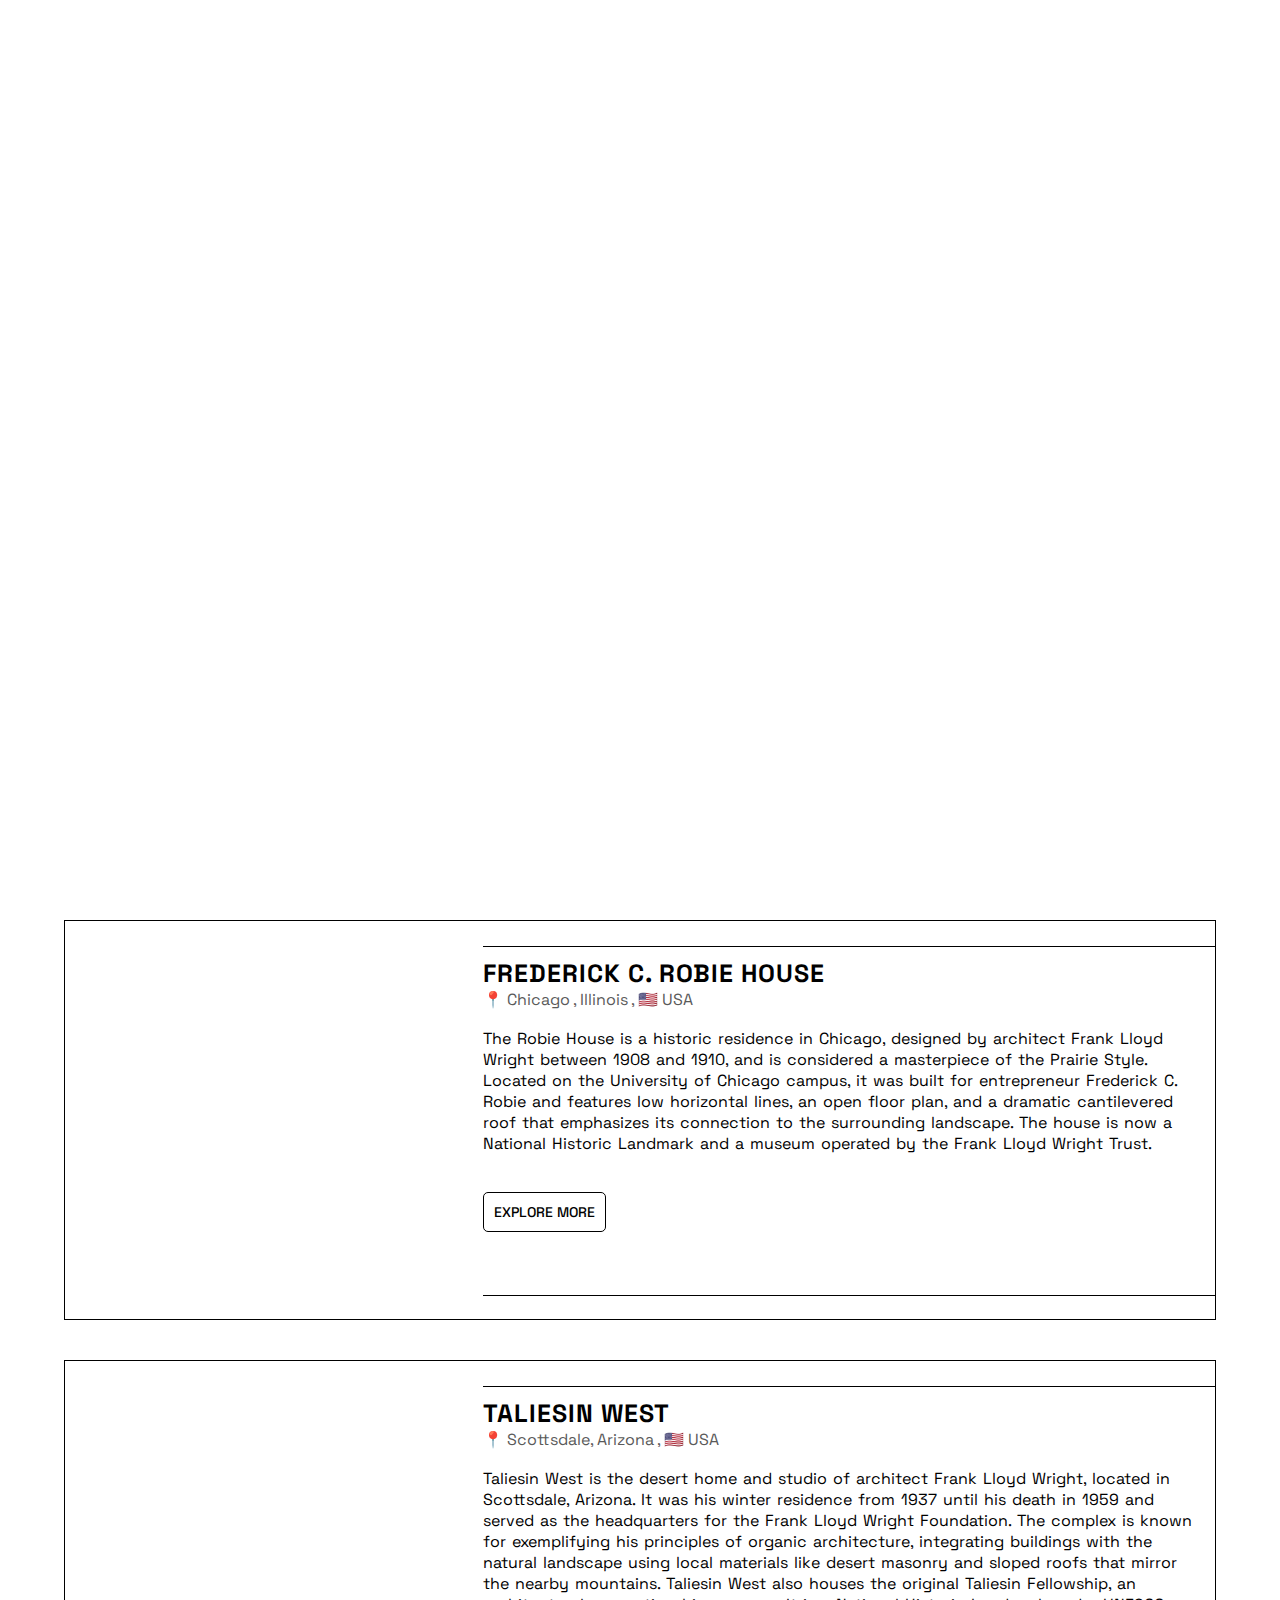
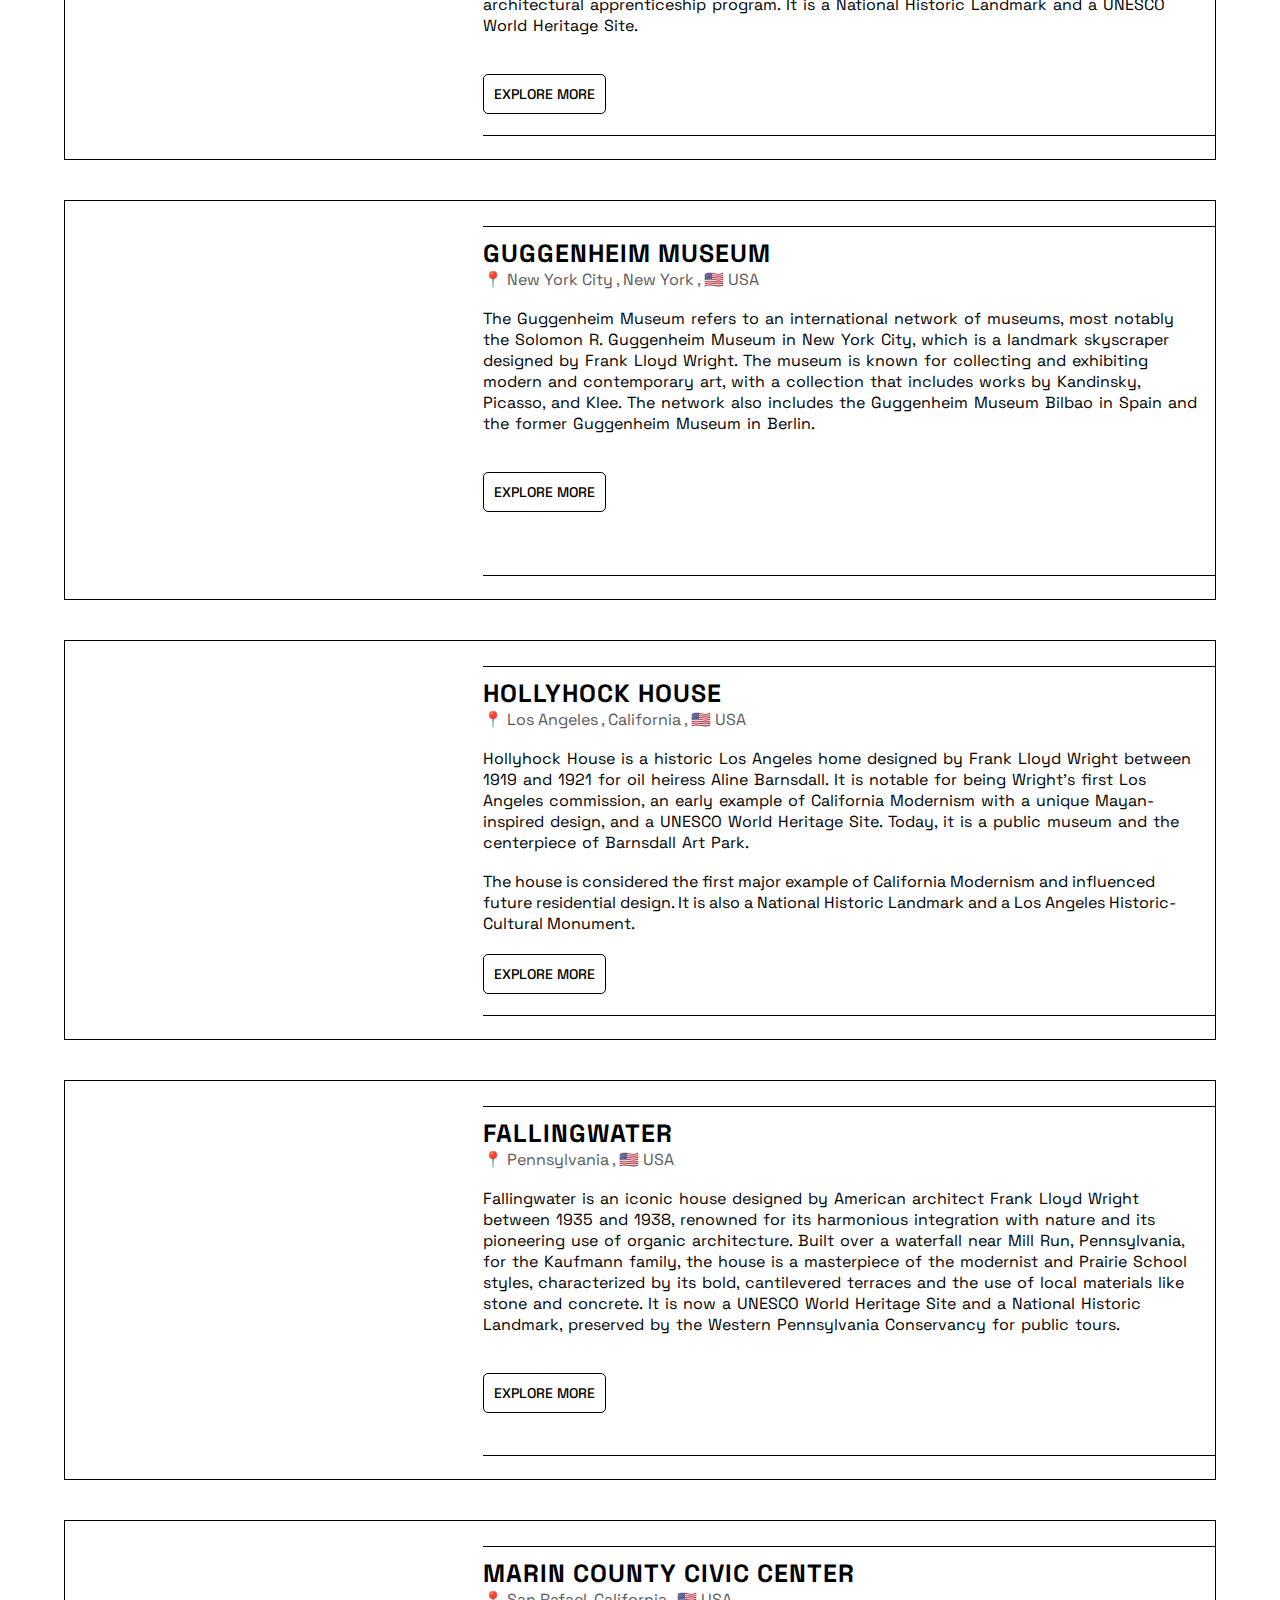
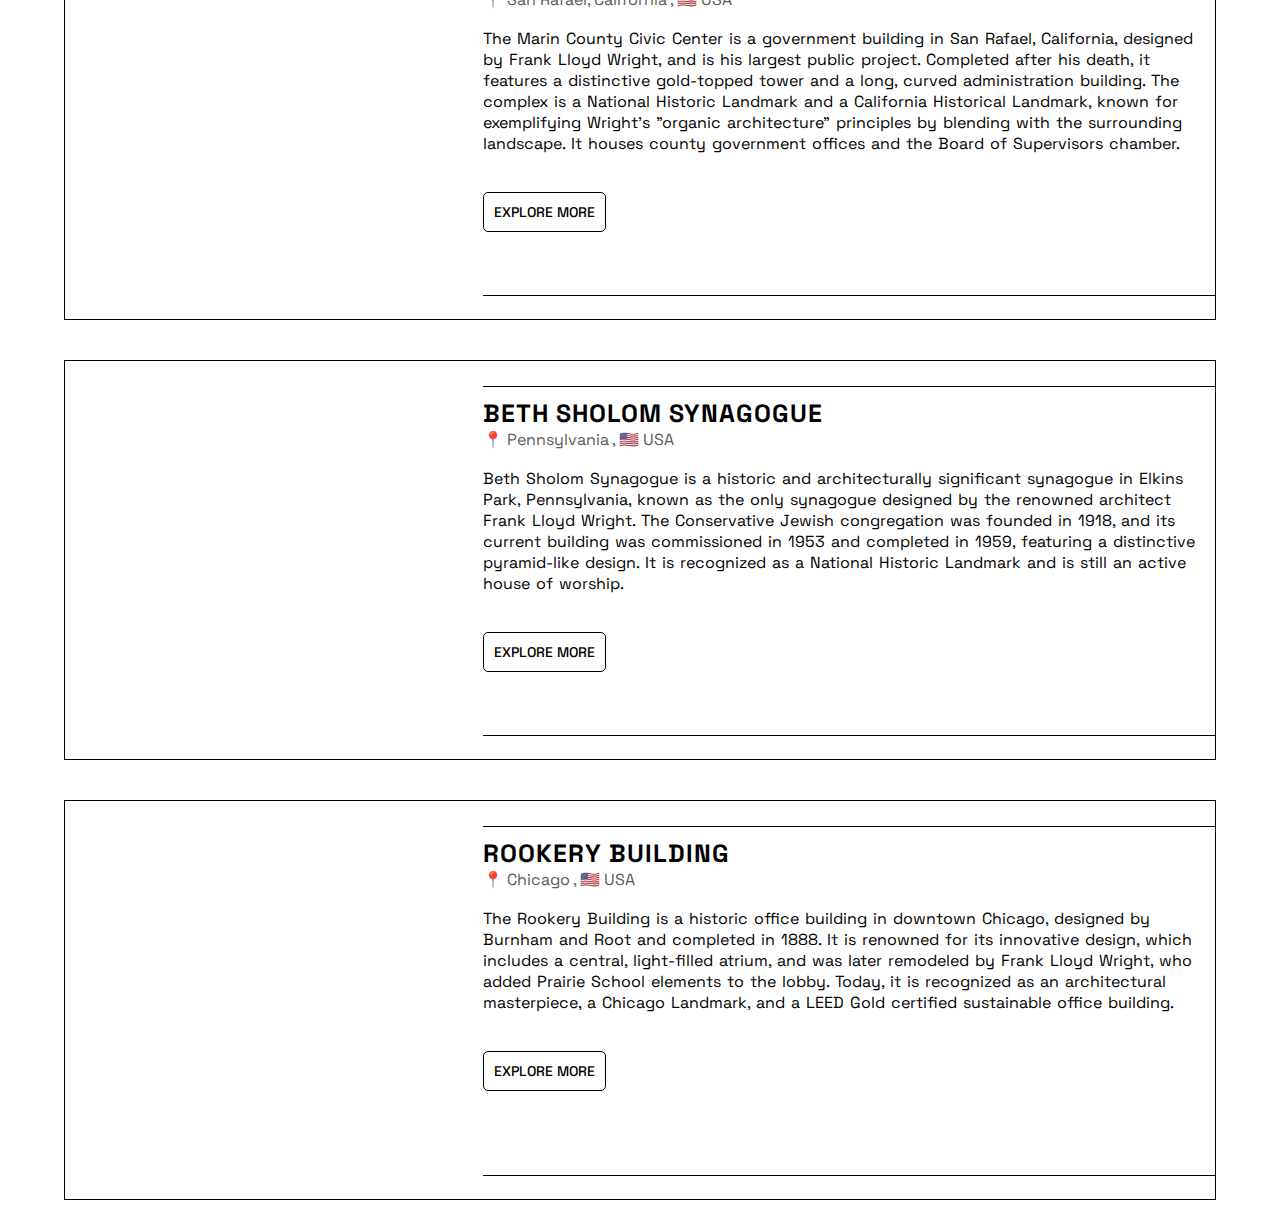
<file: lloyd.html>
<!DOCTYPE html>
<html lang="en">
<head>
    <meta charset="UTF-8">
    <meta name="viewport" content="width=device-width, initial-scale=1.0">
    <title>About Frank Lloyd Wright and projects </title>
    <link rel="stylesheet" href="lloyd.css">
    <link rel="preconnect" href="https://fonts.googleapis.com" />
    <link rel="preconnect" href="https://fonts.gstatic.com" crossorigin />
    <link
      href="https://fonts.googleapis.com/css2?family=Black+Ops+One&family=Funnel+Sans:ital,wght@0,300..800;1,300..800&family=Inter:ital,opsz,wght@0,14..32,100..900;1,14..32,100..900&family=Michroma&family=Playfair+Display:ital,wght@0,400..900;1,400..900&family=Plus+Jakarta+Sans:ital,wght@0,200..800;1,200..800&family=Pompiere&family=Shojumaru&display=swap"
      rel="stylesheet"
    />
    <link rel="preconnect" href="https://fonts.googleapis.com" />
    <link rel="preconnect" href="https://fonts.gstatic.com" crossorigin />
    <link
      href="https://fonts.googleapis.com/css2?family=Black+Ops+One&family=Funnel+Sans:ital,wght@0,300..800;1,300..800&family=Inter:ital,opsz,wght@0,14..32,100..900;1,14..32,100..900&family=Michroma&family=Playfair+Display:ital,wght@0,400..900;1,400..900&family=Plus+Jakarta+Sans:ital,wght@0,200..800;1,200..800&family=Pompiere&family=Shojumaru&family=Space+Grotesk:wght@300..700&display=swap"
      rel="stylesheet"
    />
</head>
<body>
    <div class="back">
        <h1>frank lloyd wright</h1>
    </div>
    <main>
      <div class="boxes">
        <div class="box">
          <div class="image first"></div>
          <div class="content">
            <h2>Frederick C. Robie House</h2>
            <p style="color: rgb(90, 90, 90)">📍 Chicago , Illinois , 🇺🇸 USA</p>
            <br />
            <p style="word-spacing: 2px">
             The Robie House is a historic residence in Chicago, designed by architect Frank Lloyd Wright between 1908 and 1910, and is considered a masterpiece of the Prairie Style. Located on the University of Chicago campus, it was built for entrepreneur Frederick C. Robie and features low horizontal lines, an open floor plan, and a dramatic cantilevered roof that emphasizes its connection to the surrounding landscape. The house is now a National Historic Landmark and a museum operated by the Frank Lloyd Wright Trust.  
            </p>
            <br />
            <p>

            </p>
            <a href="https://en.wikipedia.org/wiki/Robie_House"
              ><button>Explore more</button></a
            >
          </div>
        </div>
        <div class="box">
          <div class="image second"></div>
          <div class="content">
            <h2>Taliesin West</h2>
            <p style="color: rgb(90, 90, 90)">📍 Scottsdale, Arizona , 🇺🇸 USA</p>
            <br />
            <p style="word-spacing: 2px">
              Taliesin West is the desert home and studio of architect Frank Lloyd Wright, located in Scottsdale, Arizona. It was his winter residence from 1937 until his death in 1959 and served as the headquarters for the Frank Lloyd Wright Foundation. The complex is known for exemplifying his principles of organic architecture, integrating buildings with the natural landscape using local materials like desert masonry and sloped roofs that mirror the nearby mountains. Taliesin West also houses the original Taliesin Fellowship, an architectural apprenticeship program. It is a National Historic Landmark and a UNESCO World Heritage Site. 
            </p>
            <br />
            <p>
                
            </p>
            <a href="https://en.wikipedia.org/wiki/Taliesin_West"
              ><button>Explore more</button></a
            >
          </div>
        </div>
        <div class="box">
          <div class="image three"></div>
          <div class="content">
            <h2>Guggenheim Museum</h2>
            <p style="color: rgb(90, 90, 90)">📍 New York City , New York , 🇺🇸 USA</p>
            <br />
            <p style="word-spacing: 2px">
              The Guggenheim Museum refers to an international network of museums, most notably the Solomon R. Guggenheim Museum in New York City, which is a landmark skyscraper designed by Frank Lloyd Wright. The museum is known for collecting and exhibiting modern and contemporary art, with a collection that includes works by Kandinsky, Picasso, and Klee. The network also includes the Guggenheim Museum Bilbao in Spain and the former Guggenheim Museum in Berlin. 

            </p>
            <br />
            <p>
                
            </p>
            <a href="https://en.wikipedia.org/wiki/Solomon_R._Guggenheim_Museum"
              ><button>Explore more</button></a
            >
          </div>
        </div>
        <div class="box">
          <div class="image four"></div>
          <div class="content">
            <h2>Hollyhock House</h2>
            <p style="color: rgb(90, 90, 90)">📍 Los Angeles , California , 🇺🇸 USA</p>
            <br />
            <p style="word-spacing: 2px">
              Hollyhock House is a historic Los Angeles home designed by Frank Lloyd Wright between 1919 and 1921 for oil heiress Aline Barnsdall. It is notable for being Wright's first Los Angeles commission, an early example of California Modernism with a unique Mayan-inspired design, and a UNESCO World Heritage Site. Today, it is a public museum and the centerpiece of Barnsdall Art Park. 
            </p>
            <br />
            <p>
                The house is considered the first major example of California Modernism and influenced future residential design. It is also a National Historic Landmark and a Los Angeles Historic-Cultural Monument.
            </p>
            <a href="https://en.wikipedia.org/wiki/Hollyhock_House"
              ><button>Explore more</button></a
            >
          </div>
        </div>
        <div class="box">
          <div class="image five"></div>
          <div class="content">
            <h2>FallingWater</h2>
            <p style="color: rgb(90, 90, 90)">📍 Pennsylvania , 🇺🇸 USA</p>
            <br />
            <p style="word-spacing: 2px">
              Fallingwater is an iconic house designed by American architect Frank Lloyd Wright between 1935 and 1938, renowned for its harmonious integration with nature and its pioneering use of organic architecture. Built over a waterfall near Mill Run, Pennsylvania, for the Kaufmann family, the house is a masterpiece of the modernist and Prairie School styles, characterized by its bold, cantilevered terraces and the use of local materials like stone and concrete. It is now a UNESCO World Heritage Site and a National Historic Landmark, preserved by the Western Pennsylvania Conservancy for public tours. 
            </p>
            <br />
            <p>
                
            </p>
            <a href="https://en.wikipedia.org/wiki/Fallingwater"
              ><button>Explore more</button></a
            >
          </div>
        </div>
        <div class="box">
          <div class="image six"></div>
          <div class="content">
            <h2>Marin County Civic Center</h2>
            <p style="color: rgb(90, 90, 90)">📍 San Rafael, California , 🇺🇸 USA</p>
            <br />
            <p style="word-spacing: 2px">
              The Marin County Civic Center is a government building in San Rafael, California, designed by Frank Lloyd Wright, and is his largest public project. Completed after his death, it features a distinctive gold-topped tower and a long, curved administration building. The complex is a National Historic Landmark and a California Historical Landmark, known for exemplifying Wright's "organic architecture" principles by blending with the surrounding landscape. It houses county government offices and the Board of Supervisors chamber.
            </p>
            <br />
            <p>
                
            </p>
            <a href="https://en.wikipedia.org/wiki/Marin_County_Civic_Center"
              ><button>Explore more</button></a
            >
          </div>
        </div>
        <div class="box">
          <div class="image seven"></div>
          <div class="content">
            <h2>Beth Sholom Synagogue</h2>
            <p style="color: rgb(90, 90, 90)">📍 Pennsylvania , 🇺🇸 USA</p>
            <br />
            <p style="word-spacing: 2px">
              Beth Sholom Synagogue is a historic and architecturally significant synagogue in Elkins Park, Pennsylvania, known as the only synagogue designed by the renowned architect Frank Lloyd Wright. The Conservative Jewish congregation was founded in 1918, and its current building was commissioned in 1953 and completed in 1959, featuring a distinctive pyramid-like design. It is recognized as a National Historic Landmark and is still an active house of worship. 
            </p>
            <br />
            <p>
                
            </p>
            <a href="https://en.wikipedia.org/wiki/Beth_Sholom_Synagogue_(Elkins_Park,_Pennsylvania)"
              ><button>Explore more</button></a
            >
          </div>
        </div>
        <div class="box">
          <div class="image eight"></div>
          <div class="content">
            <h2>Rookery Building</h2>
            <p style="color: rgb(90, 90, 90)">📍 Chicago , 🇺🇸 USA</p>
            <br />
            <p style="word-spacing: 2px">
              The Rookery Building is a historic office building in downtown Chicago, designed by Burnham and Root and completed in 1888. It is renowned for its innovative design, which includes a central, light-filled atrium, and was later remodeled by Frank Lloyd Wright, who added Prairie School elements to the lobby. Today, it is recognized as an architectural masterpiece, a Chicago Landmark, and a LEED Gold certified sustainable office building. 
            </p>
            <br />
            <p>
                
            </p>
            <a href="https://en.wikipedia.org/wiki/Rookery_Building"
              ><button>Explore more</button></a
            >
          </div>
        </div>
      </div>
    </main>
    
</body>
</html>
</file>
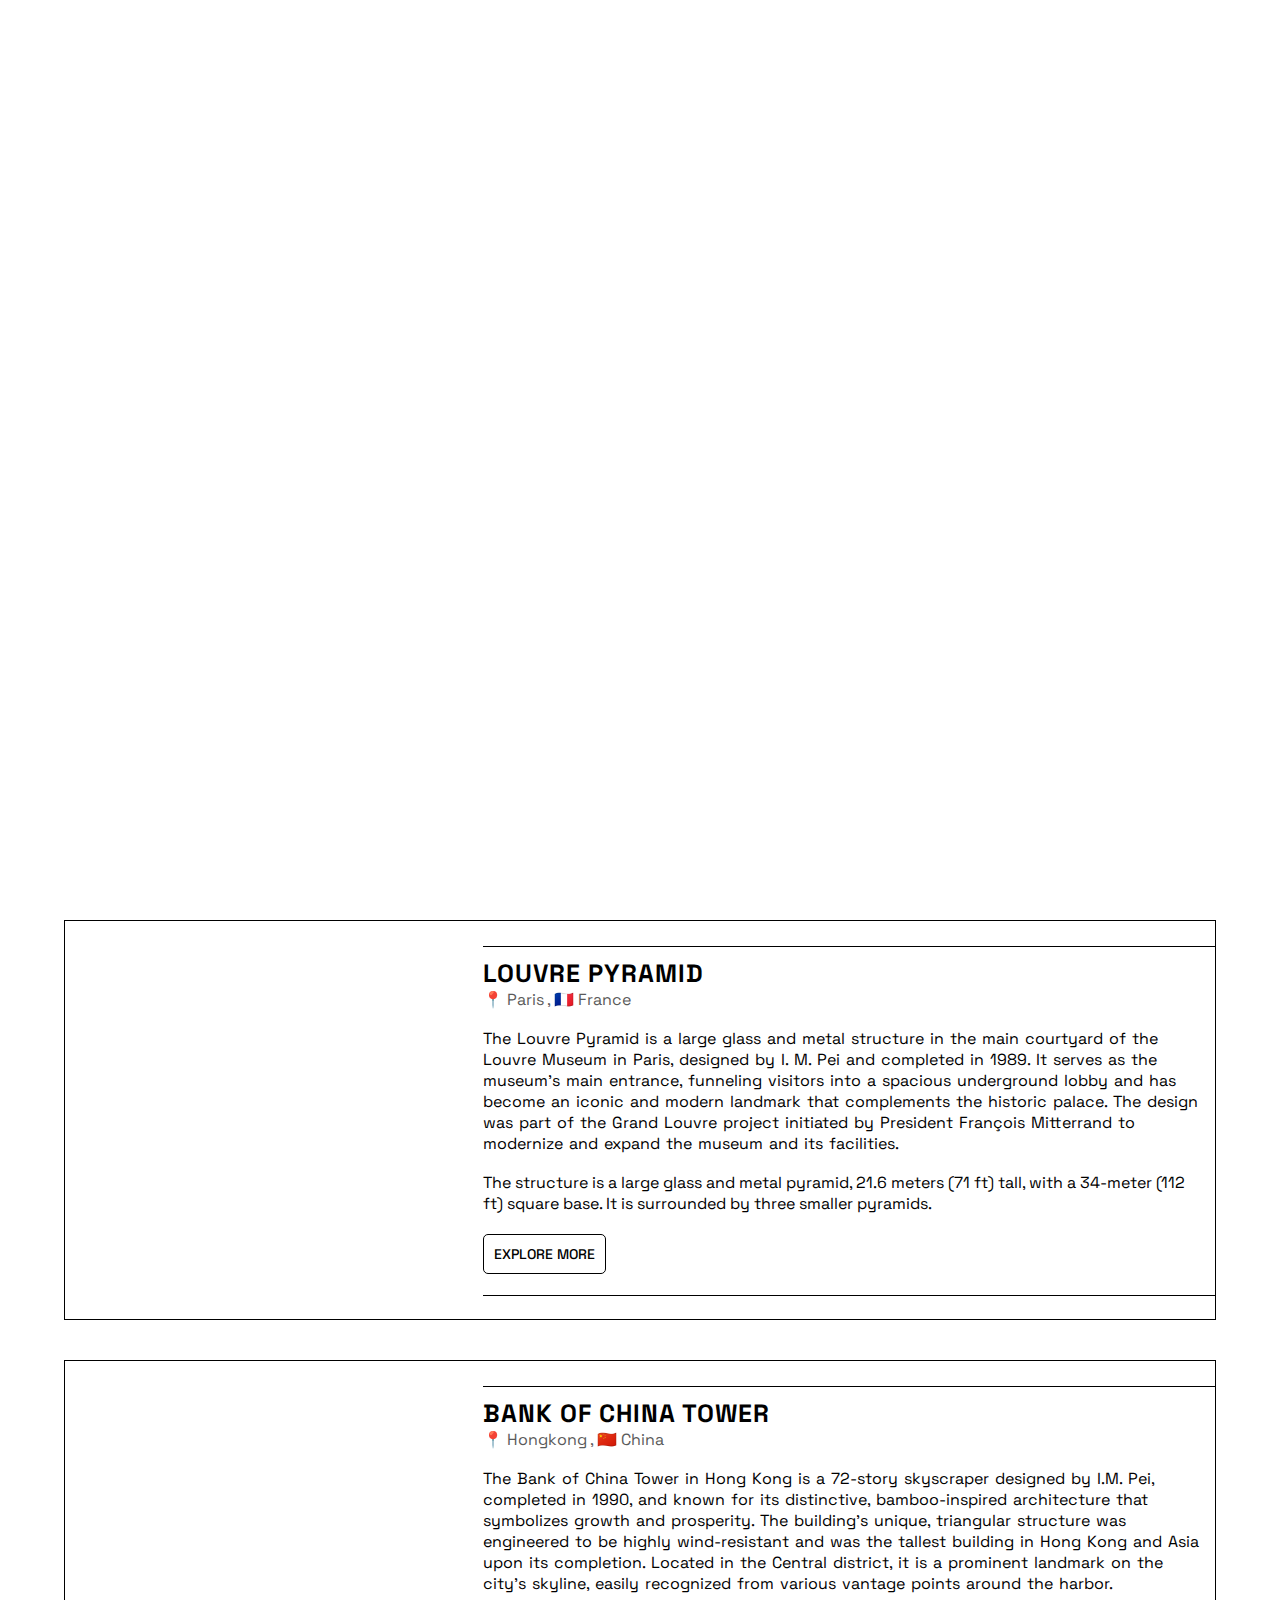
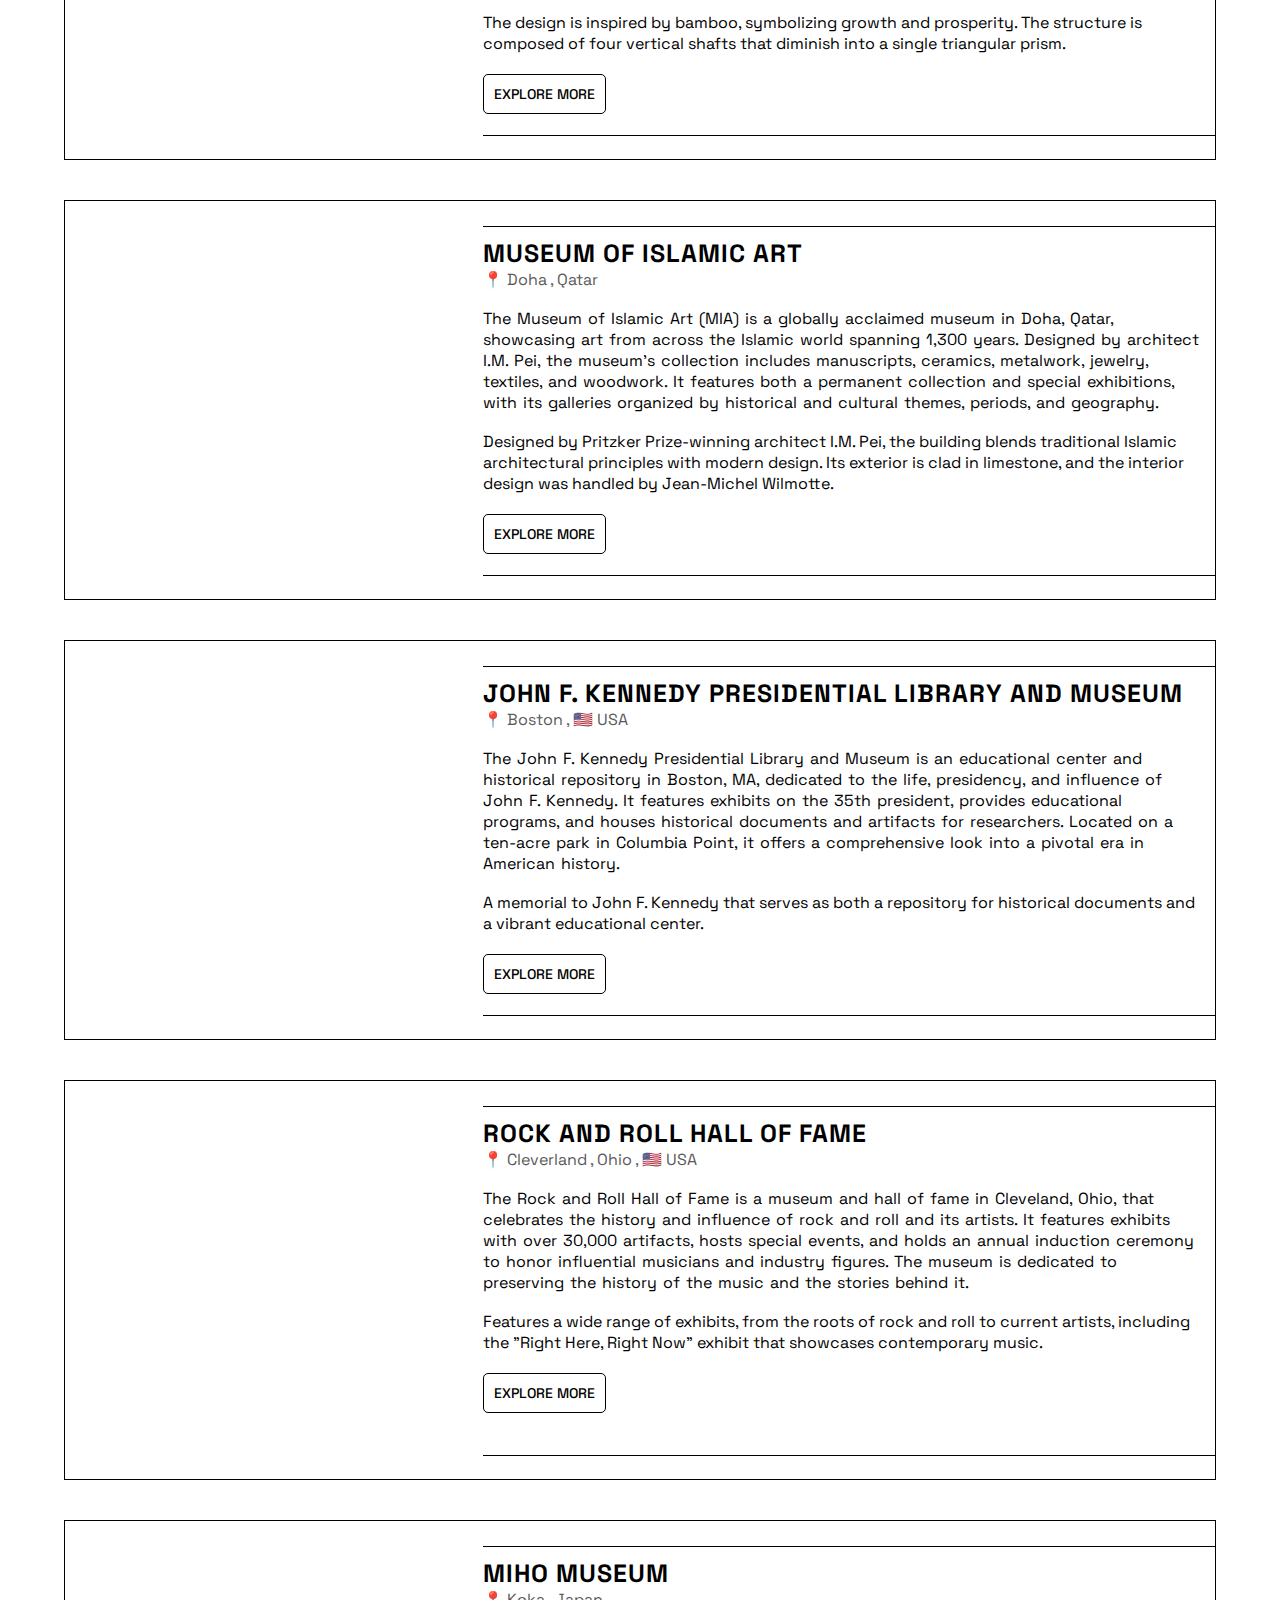
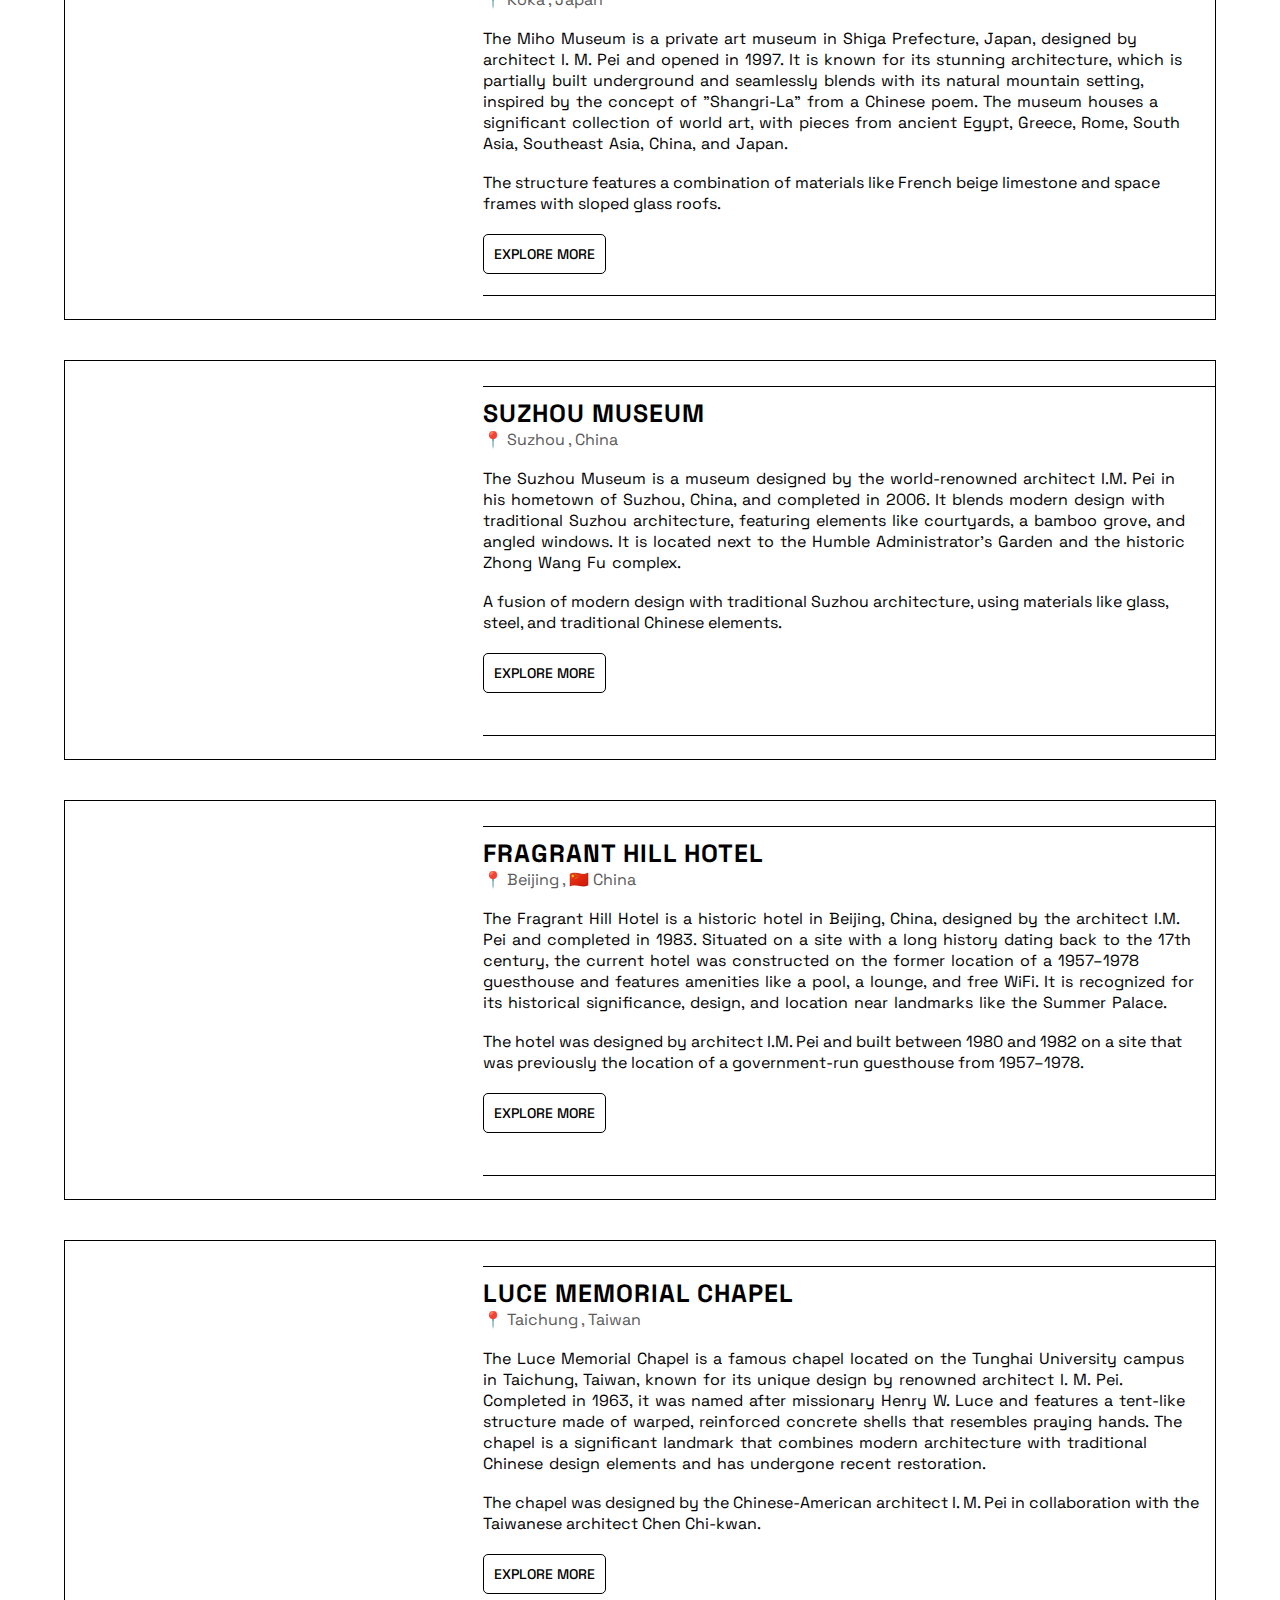
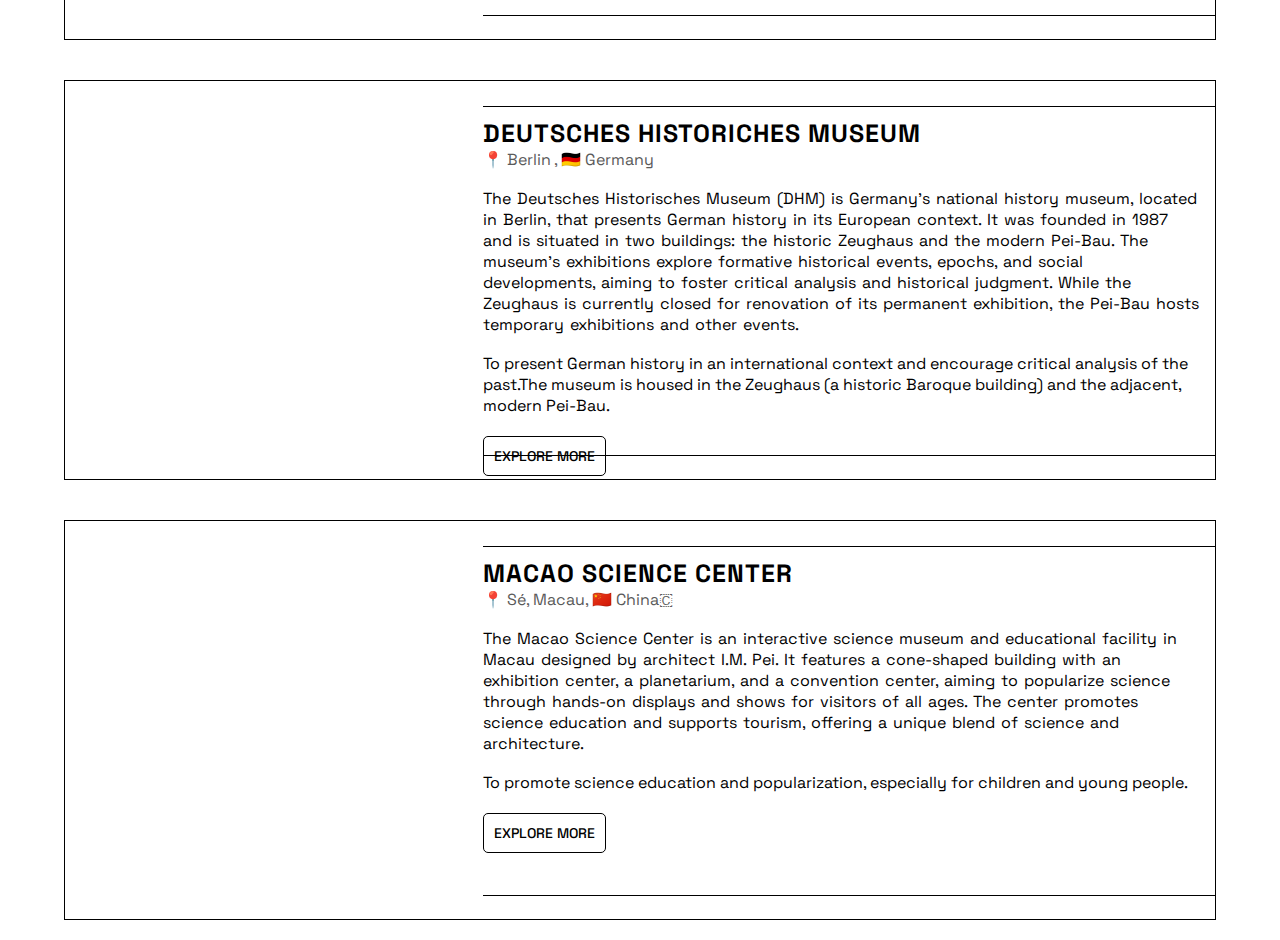
<file: pei.html>
<!DOCTYPE html>
<html lang="en">
  <head>
    <meta charset="UTF-8" />
    <meta name="viewport" content="width=device-width, initial-scale=1.0" />
    <title>About I.M. Pei and his works</title>
    <link rel="stylesheet" href="pei.css" />
    <link rel="preconnect" href="https://fonts.googleapis.com" />
    <link rel="preconnect" href="https://fonts.gstatic.com" crossorigin />
    <link
      href="https://fonts.googleapis.com/css2?family=Black+Ops+One&family=Funnel+Sans:ital,wght@0,300..800;1,300..800&family=Inter:ital,opsz,wght@0,14..32,100..900;1,14..32,100..900&family=Michroma&family=Playfair+Display:ital,wght@0,400..900;1,400..900&family=Plus+Jakarta+Sans:ital,wght@0,200..800;1,200..800&family=Pompiere&family=Shojumaru&display=swap"
      rel="stylesheet"
    />
    <link rel="preconnect" href="https://fonts.googleapis.com" />
    <link rel="preconnect" href="https://fonts.gstatic.com" crossorigin />
    <link
      href="https://fonts.googleapis.com/css2?family=Black+Ops+One&family=Funnel+Sans:ital,wght@0,300..800;1,300..800&family=Inter:ital,opsz,wght@0,14..32,100..900;1,14..32,100..900&family=Michroma&family=Playfair+Display:ital,wght@0,400..900;1,400..900&family=Plus+Jakarta+Sans:ital,wght@0,200..800;1,200..800&family=Pompiere&family=Shojumaru&family=Space+Grotesk:wght@300..700&display=swap"
      rel="stylesheet"
    />
  </head>
  <body>
    <div class="back">
      <h1>ieoh ming pei</h1>
    </div>
    <main>
      <div class="boxes">
        <div class="box">
          <div class="image first"></div>
          <div class="content">
            <h2>Louvre Pyramid</h2>
            <p style="color: rgb(90, 90, 90)">📍 Paris , 🇫🇷 France</p>
            <br />
            <p style="word-spacing: 2px">
              The Louvre Pyramid is a large glass and metal structure in the
              main courtyard of the Louvre Museum in Paris, designed by I. M.
              Pei and completed in 1989. It serves as the museum's main
              entrance, funneling visitors into a spacious underground lobby and
              has become an iconic and modern landmark that complements the
              historic palace. The design was part of the Grand Louvre project
              initiated by President François Mitterrand to modernize and expand
              the museum and its facilities.
            </p>
            <br />
            <p>
              The structure is a large glass and metal pyramid, 21.6 meters (71
              ft) tall, with a 34-meter (112 ft) square base. It is surrounded
              by three smaller pyramids.
            </p>
            <a href="https://en.wikipedia.org/wiki/Louvre_Pyramid"
              ><button>Explore more</button></a
            >
          </div>
        </div>
        <div class="box">
          <div class="image second"></div>
          <div class="content">
            <h2>Bank of China Tower</h2>
            <p style="color: rgb(90, 90, 90)">📍 Hongkong , 🇨🇳 China</p>
            <br />
            <p style="word-spacing: 2px">
              The Bank of China Tower in Hong Kong is a 72-story skyscraper
              designed by I.M. Pei, completed in 1990, and known for its
              distinctive, bamboo-inspired architecture that symbolizes growth
              and prosperity. The building's unique, triangular structure was
              engineered to be highly wind-resistant and was the tallest
              building in Hong Kong and Asia upon its completion. Located in the
              Central district, it is a prominent landmark on the city's
              skyline, easily recognized from various vantage points around the
              harbor.
            </p>
            <br />
            <p>
              The design is inspired by bamboo, symbolizing growth and
              prosperity. The structure is composed of four vertical shafts that
              diminish into a single triangular prism.
            </p>
            <a
              href="https://en.wikipedia.org/wiki/Bank_of_China_Tower_(Hong_Kong)"
              ><button>Explore more</button></a
            >
          </div>
        </div>
        <div class="box">
          <div class="image three"></div>
          <div class="content">
            <h2>Museum of Islamic Art</h2>
            <p style="color: rgb(90, 90, 90)">📍 Doha , Qatar</p>
            <br />
            <p style="word-spacing: 2px">
              The Museum of Islamic Art (MIA) is a globally acclaimed museum in
              Doha, Qatar, showcasing art from across the Islamic world spanning
              1,300 years. Designed by architect I.M. Pei, the museum's
              collection includes manuscripts, ceramics, metalwork, jewelry,
              textiles, and woodwork. It features both a permanent collection
              and special exhibitions, with its galleries organized by
              historical and cultural themes, periods, and geography.
            </p>
            <br />
            <p>
              Designed by Pritzker Prize-winning architect I.M. Pei, the
              building blends traditional Islamic architectural principles with
              modern design. Its exterior is clad in limestone, and the interior
              design was handled by Jean-Michel Wilmotte.
            </p>
            <a href="https://en.wikipedia.org/wiki/Museum_of_Islamic_Art,_Doha"
              ><button>Explore more</button></a
            >
          </div>
        </div>
        <div class="box">
          <div class="image four"></div>
          <div class="content">
            <h2>John F. Kennedy Presidential Library and Museum</h2>
            <p style="color: rgb(90, 90, 90)">📍 Boston , 🇺🇸 USA</p>
            <br />
            <p style="word-spacing: 2px">
              The John F. Kennedy Presidential Library and Museum is an
              educational center and historical repository in Boston, MA,
              dedicated to the life, presidency, and influence of John F.
              Kennedy. It features exhibits on the 35th president, provides
              educational programs, and houses historical documents and
              artifacts for researchers. Located on a ten-acre park in Columbia
              Point, it offers a comprehensive look into a pivotal era in
              American history.
            </p>
            <br />
            <p>
              A memorial to John F. Kennedy that serves as both a repository for
              historical documents and a vibrant educational center.
            </p>
            <a
              href="https://en.wikipedia.org/wiki/John_F._Kennedy_Presidential_Library_and_Museum"
              ><button>Explore more</button></a
            >
          </div>
        </div>
        <div class="box">
          <div class="image five"></div>
          <div class="content">
            <h2>Rock and Roll Hall of Fame</h2>
            <p style="color: rgb(90, 90, 90)">📍 Cleverland , Ohio , 🇺🇸 USA</p>
            <br />
            <p style="word-spacing: 2px">
              The Rock and Roll Hall of Fame is a museum and hall of fame in
              Cleveland, Ohio, that celebrates the history and influence of rock
              and roll and its artists. It features exhibits with over 30,000
              artifacts, hosts special events, and holds an annual induction
              ceremony to honor influential musicians and industry figures. The
              museum is dedicated to preserving the history of the music and the
              stories behind it.
            </p>
            <br />
            <p>
              Features a wide range of exhibits, from the roots of rock and roll
              to current artists, including the "Right Here, Right Now" exhibit
              that showcases contemporary music.
            </p>
            <a href="https://en.wikipedia.org/wiki/Rock_and_Roll_Hall_of_Fame"
              ><button>Explore more</button></a
            >
          </div>
        </div>
        <div class="box">
          <div class="image six"></div>
          <div class="content">
            <h2>Miho Museum</h2>
            <p style="color: rgb(90, 90, 90)">📍 Koka , Japan</p>
            <br />
            <p style="word-spacing: 2px">The Miho Museum is a private art museum in Shiga Prefecture, Japan, designed by architect I. M. Pei and opened in 1997. It is known for its stunning architecture, which is partially built underground and seamlessly blends with its natural mountain setting, inspired by the concept of "Shangri-La" from a Chinese poem. The museum houses a significant collection of world art, with pieces from ancient Egypt, Greece, Rome, South Asia, Southeast Asia, China, and Japan. </p>
            <br />
            <p> The structure features a combination of materials like French beige limestone and space frames with sloped glass roofs. </p>
            <a href="https://en.wikipedia.org/wiki/Miho_Museum"
              ><button>Explore more</button></a
            >
          </div>
        </div>
        <div class="box">
          <div class="image seven"></div>
          <div class="content">
            <h2>Suzhou Museum</h2>
            <p style="color: rgb(90, 90, 90)">📍 Suzhou , China</p>
            <br />
            <p style="word-spacing: 2px">The Suzhou Museum is a museum designed by the world-renowned architect I.M. Pei in his hometown of Suzhou, China, and completed in 2006. It blends modern design with traditional Suzhou architecture, featuring elements like courtyards, a bamboo grove, and angled windows. It is located next to the Humble Administrator's Garden and the historic Zhong Wang Fu complex. 
</p>
            <br />
            <p>A fusion of modern design with traditional Suzhou architecture, using materials like glass, steel, and traditional Chinese elements.</p>
            <a href="https://en.wikipedia.org/wiki/Suzhou_Museum"
              ><button>Explore more</button></a
            >
          </div>
        </div>
        <div class="box">
          <div class="image eight"></div>
          <div class="content">
            <h2>Fragrant Hill Hotel</h2>
            <p style="color: rgb(90, 90, 90)">📍 Beijing , 🇨🇳 China</p>
            <br />
            <p style="word-spacing: 2px">The Fragrant Hill Hotel is a historic hotel in Beijing, China, designed by the architect I.M. Pei and completed in 1983. Situated on a site with a long history dating back to the 17th century, the current hotel was constructed on the former location of a 1957–1978 guesthouse and features amenities like a pool, a lounge, and free WiFi. It is recognized for its historical significance, design, and location near landmarks like the Summer Palace. </p>
            <br />
            <p>The hotel was designed by architect I.M. Pei and built between 1980 and 1982 on a site that was previously the location of a government-run guesthouse from 1957–1978.</p>
            <a href="https://en.wikipedia.org/wiki/Fragrant_Hills"
              ><button>Explore more</button></a
            >
          </div>
        </div>
        <div class="box">
          <div class="image nine"></div>
          <div class="content">
            <h2>Luce Memorial Chapel</h2>
            <p style="color: rgb(90, 90, 90)">📍 Taichung , Taiwan</p>
            <br />
            <p style="word-spacing: 2px">The Luce Memorial Chapel is a famous chapel located on the Tunghai University campus in Taichung, Taiwan, known for its unique design by renowned architect I. M. Pei. Completed in 1963, it was named after missionary Henry W. Luce and features a tent-like structure made of warped, reinforced concrete shells that resembles praying hands. The chapel is a significant landmark that combines modern architecture with traditional Chinese design elements and has undergone recent restoration. </p>
            <br />
            <p>The chapel was designed by the Chinese-American architect I. M. Pei in collaboration with the Taiwanese architect Chen Chi-kwan.</p>
            <a href="https://en.wikipedia.org/wiki/Luce_Memorial_Chapel"
              ><button>Explore more</button></a
            >
          </div>
        </div>
        <div class="box">
          <div class="image ten"></div>
          <div class="content">
            <h2>deutsches historiches museum</h2>
            <p style="color: rgb(90, 90, 90)">📍 Berlin , 🇩🇪 Germany</p>
            <br />
            <p style="word-spacing: 2px">The Deutsches Historisches Museum (DHM) is Germany's national history museum, located in Berlin, that presents German history in its European context. It was founded in 1987 and is situated in two buildings: the historic Zeughaus and the modern Pei-Bau. The museum's exhibitions explore formative historical events, epochs, and social developments, aiming to foster critical analysis and historical judgment. While the Zeughaus is currently closed for renovation of its permanent exhibition, the Pei-Bau hosts temporary exhibitions and other events. </p>
            <br />
            <p>To present German history in an international context and encourage critical analysis of the past.The museum is housed in the Zeughaus (a historic Baroque building) and the adjacent, modern Pei-Bau.</p>
            <a href="https://en.wikipedia.org/wiki/German_Historical_Museum"
              ><button>Explore more</button></a
            >
          </div>
        </div>
        <div class="box">
          <div class="image eleven"></div>
          <div class="content">
            <h2>macao science center</h2>
            <p style="color: rgb(90, 90, 90)">📍 Sé, Macau, 🇨🇳 China🇨</p>
            <br />
            <p style="word-spacing: 2px">The Macao Science Center is an interactive science museum and educational facility in Macau designed by architect I.M. Pei. It features a cone-shaped building with an exhibition center, a planetarium, and a convention center, aiming to popularize science through hands-on displays and shows for visitors of all ages. The center promotes science education and supports tourism, offering a unique blend of science and architecture. </p>
            <br />
            <p>To promote science education and popularization, especially for children and young people.</p>
            <a href="https://en.wikipedia.org/wiki/Macao_Science_Center"
              ><button>Explore more</button></a
            >
          </div>
        </div>
      </div>
    </main>
  </body>
</html>
</file>
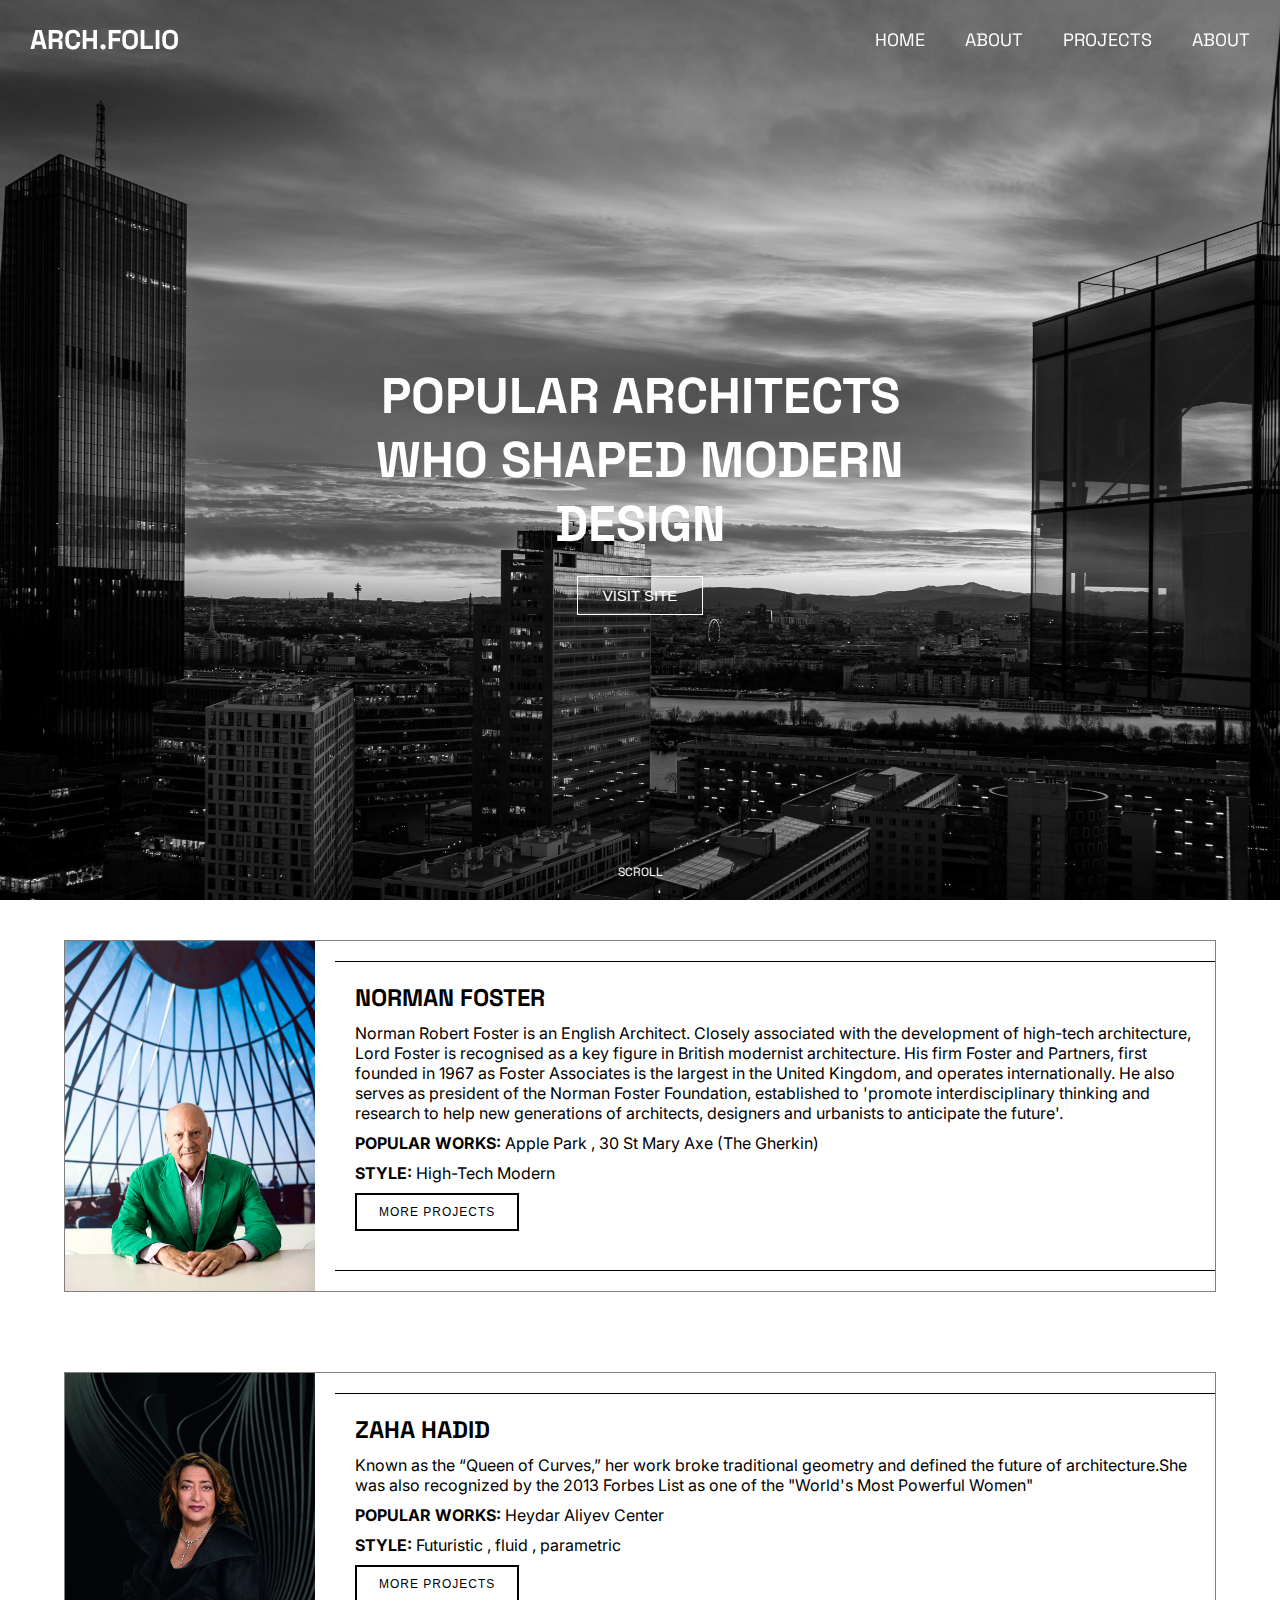
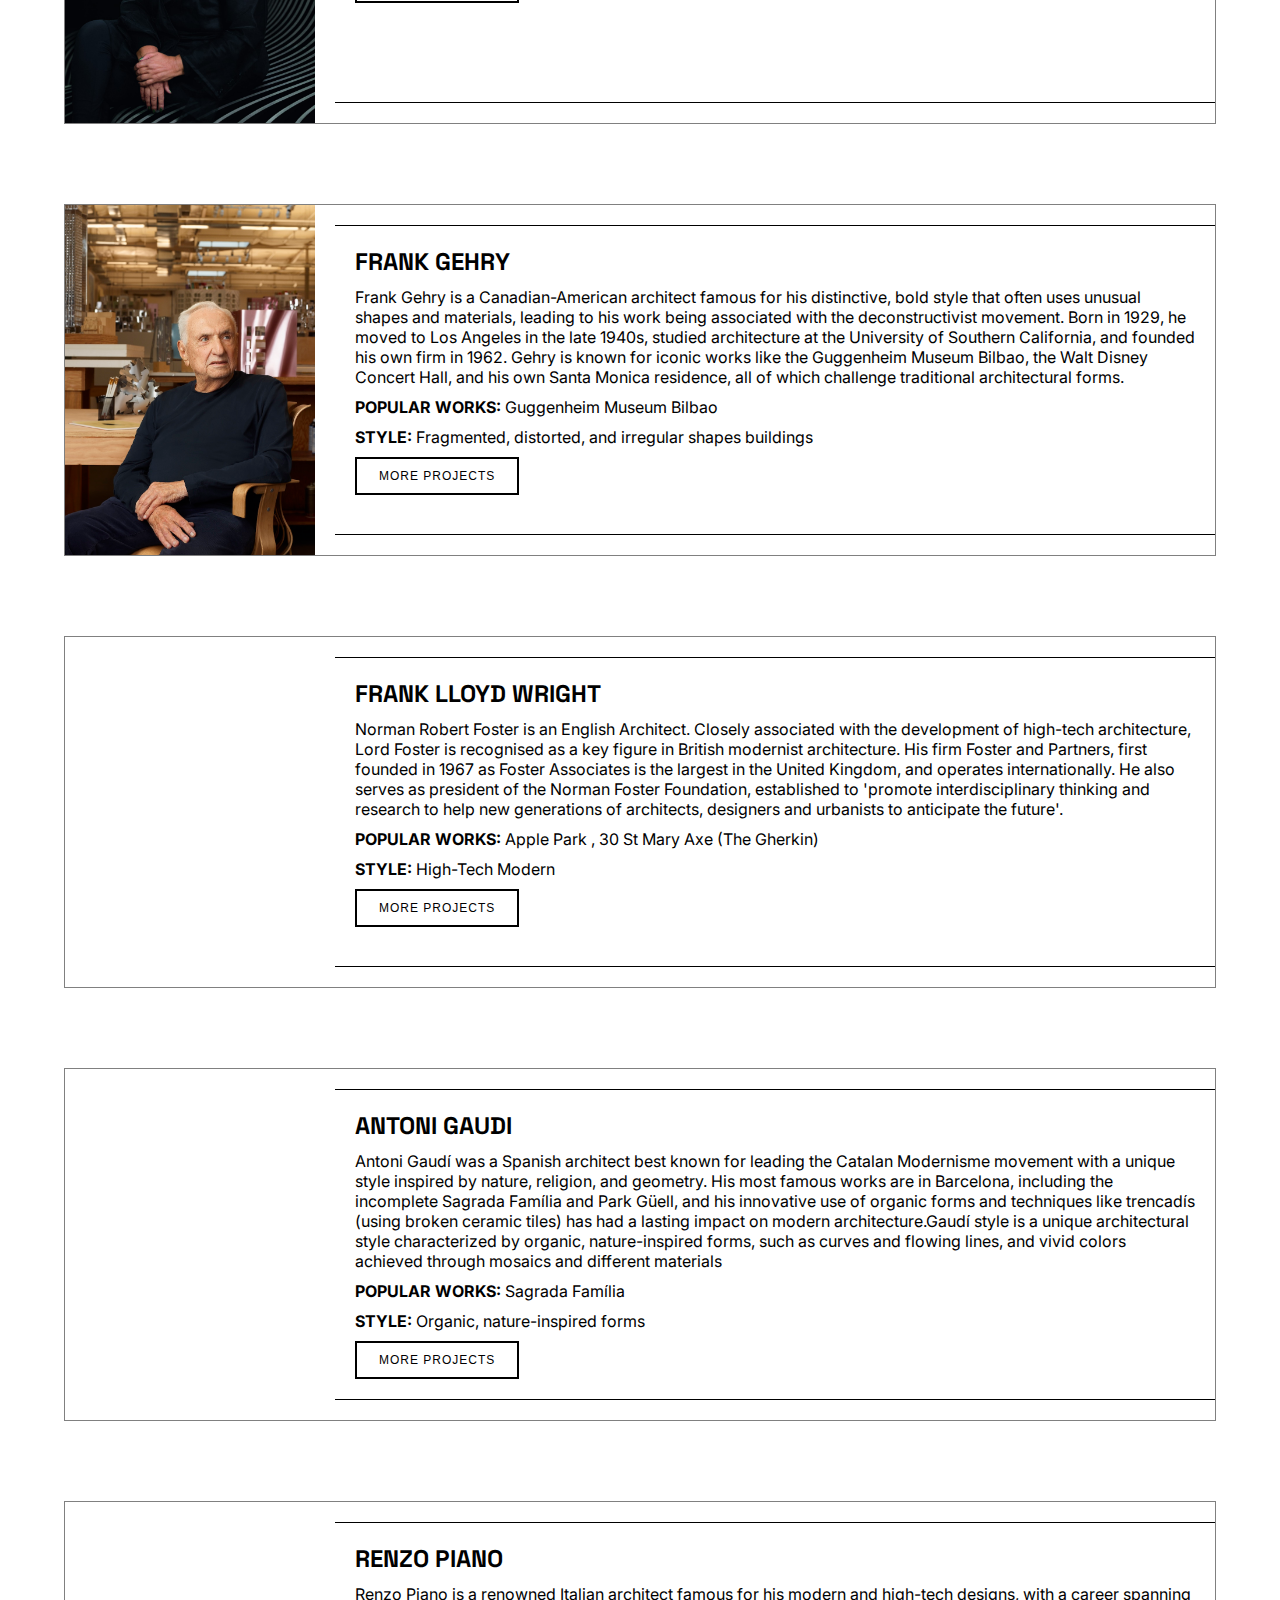
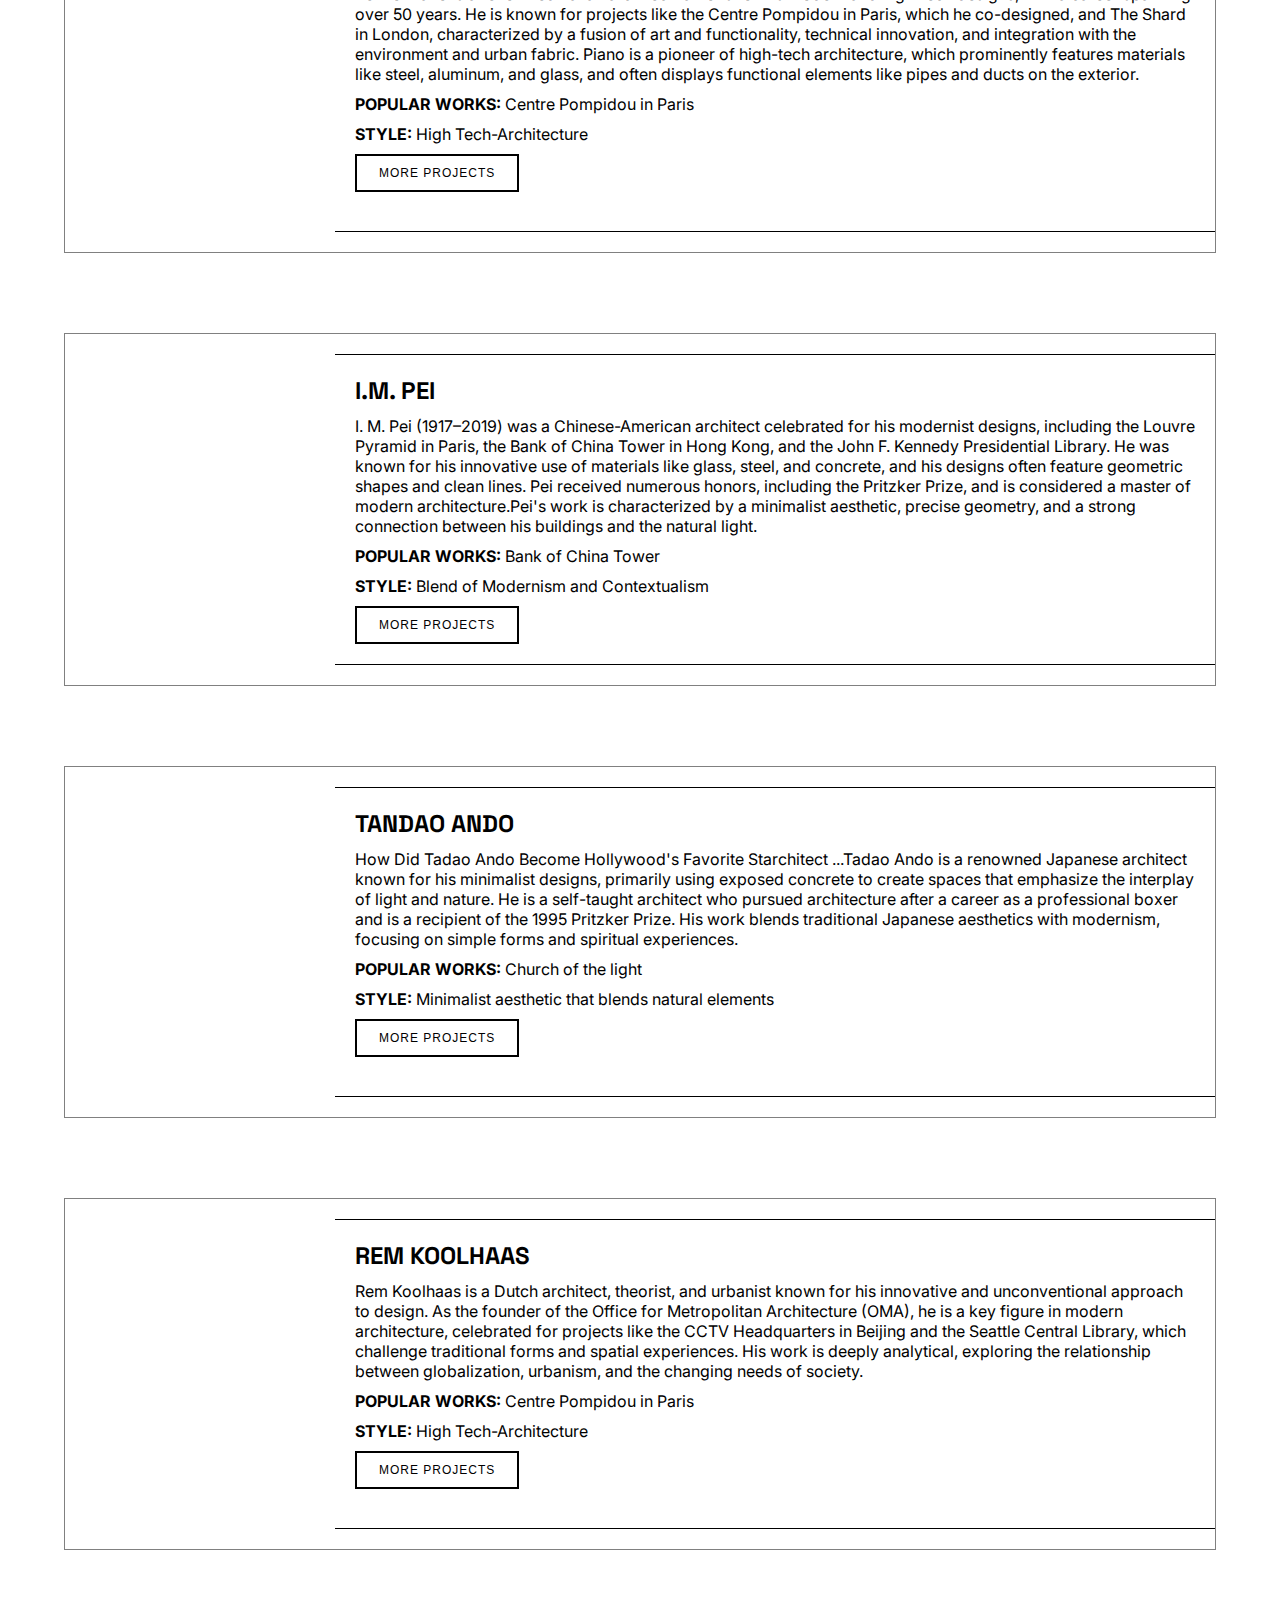
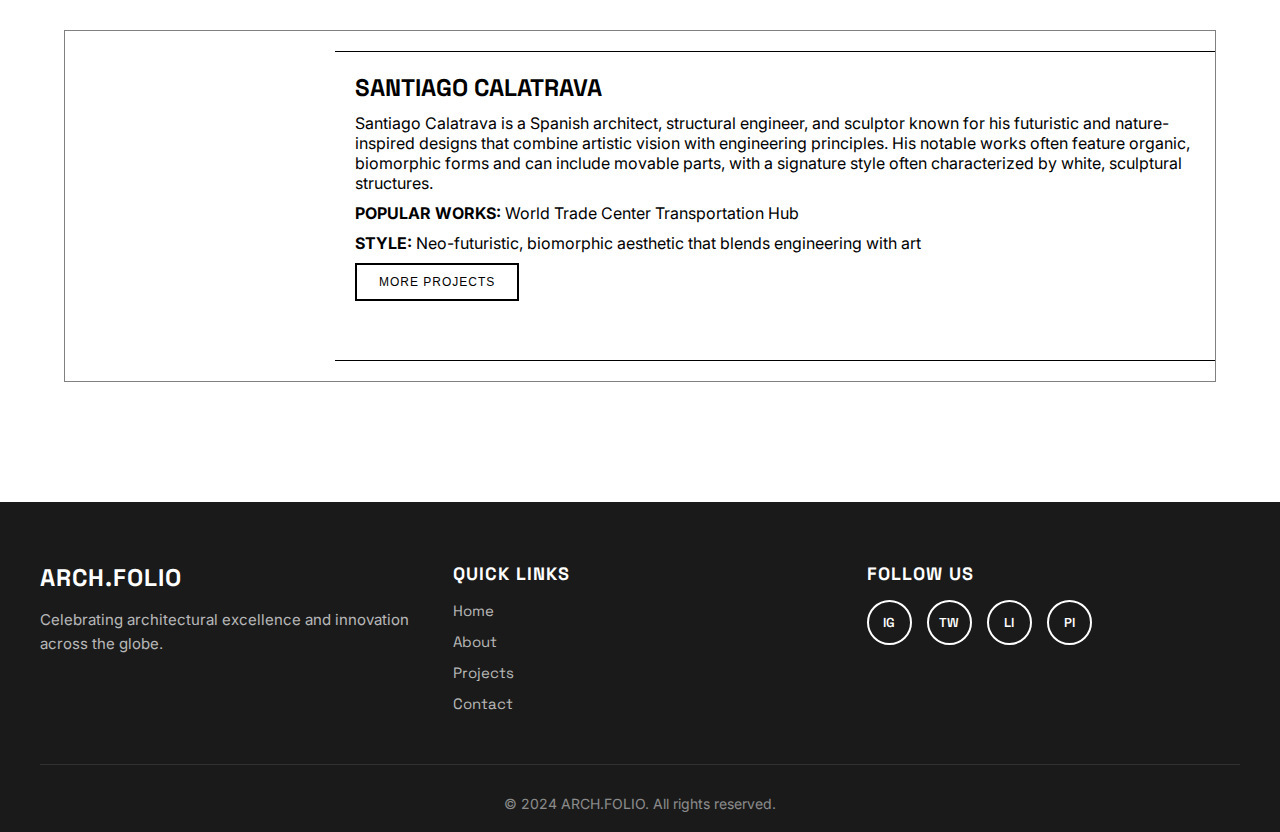
<file: popular.html>
<!DOCTYPE html>
<html lang="en">

<head>
  <meta charset="UTF-8" />
  <meta name="viewport" content="width=device-width, initial-scale=1.0" />
  <title>Popular Architects</title>
  <link rel="stylesheet" href="popular.css" />
  <link rel="preconnect" href="https://fonts.googleapis.com" />
  <link rel="preconnect" href="https://fonts.gstatic.com" crossorigin />
  <link
    href="https://fonts.googleapis.com/css2?family=Black+Ops+One&family=Funnel+Sans:ital,wght@0,300..800;1,300..800&family=Inter:ital,opsz,wght@0,14..32,100..900;1,14..32,100..900&family=Michroma&family=Playfair+Display:ital,wght@0,400..900;1,400..900&family=Plus+Jakarta+Sans:ital,wght@0,200..800;1,200..800&family=Pompiere&family=Shojumaru&display=swap"
    rel="stylesheet" />
  <link rel="preconnect" href="https://fonts.googleapis.com" />
  <link rel="preconnect" href="https://fonts.gstatic.com" crossorigin />
  <link
    href="https://fonts.googleapis.com/css2?family=Black+Ops+One&family=Funnel+Sans:ital,wght@0,300..800;1,300..800&family=Inter:ital,opsz,wght@0,14..32,100..900;1,14..32,100..900&family=Michroma&family=Playfair+Display:ital,wght@0,400..900;1,400..900&family=Plus+Jakarta+Sans:ital,wght@0,200..800;1,200..800&family=Pompiere&family=Shojumaru&family=Space+Grotesk:wght@300..700&display=swap"
    rel="stylesheet" />
</head>

<body>
  <header>
    <nav>
      <div class="logo">ARCH.FOLIO</div>
      <ul class="nav-links">
        <li><a href="index.html">HOME</a></li>
        <li><a href="popular.html">ABOUT</a></li>
        <li><a href="">PROJECTS</a></li>
        <li><a href="">ABOUT</a></li>
      </ul>

      <div class="hamburger">
        <span></span>
        <span></span>
        <span></span>
      </div>
    </nav>
    <p id="scrollpara">SCROLL</p>
    <div class="content">
      <h1 id="heading">Popular Architects Who Shaped Modern Design</h1>
      <!-- <p id="para">
          A curated collection of the greatest minds in architecture —
          visionaries who transformed skylines, redefined structure, and
          inspired generations.
        </p> -->
      <a href="https://science.howstuffworks.com/engineering/architecture/10-most-famous-architects.htm"><button
          class="btn">visit site</button></a>
    </div>
  </header>
  <main>
    <div class="boxes">
      <div class="box">
        <div class="image first"></div>
        <div class="about">
          <h2>norman foster</h2>
          <p>
            Norman Robert Foster is an English Architect. Closely associated
            with the development of high-tech architecture, Lord Foster is
            recognised as a key figure in British modernist architecture. His
            firm Foster and Partners, first founded in 1967 as Foster
            Associates is the largest in the United Kingdom, and operates
            internationally. He also serves as president of the Norman Foster
            Foundation, established to 'promote interdisciplinary thinking and
            research to help new generations of architects, designers and
            urbanists to anticipate the future'.
          </p>
          <p>
            <b>POPULAR WORKS: </b>Apple Park , 30 St Mary Axe (The Gherkin)
          </p>
          <p><b>STYLE: </b>High-Tech Modern</p>
          <a href="norman.html"><button>MORE PROJECTS</button></a>
        </div>
      </div>
      <div class="box">
        <div class="image second"></div>
        <div class="about">
          <h2>zaha hadid</h2>
          <p>
            Known as the “Queen of Curves,” her work broke traditional
            geometry and defined the future of architecture.She was also
            recognized by the 2013 Forbes List as one of the "World's Most
            Powerful Women"
          </p>
          <p><b>POPULAR WORKS: </b>Heydar Aliyev Center</p>
          <p><b>STYLE: </b>Futuristic , fluid , parametric</p>
          <a href="zaha.html"><button>MORE PROJECTS</button></a>
        </div>
      </div>
      <div class="box">
        <div class="image three"></div>
        <div class="about">
          <h2>Frank Gehry</h2>
          <p>
            Frank Gehry is a Canadian-American architect famous for his distinctive, bold style that often uses unusual
            shapes and materials, leading to his work being associated with the deconstructivist movement. Born in 1929,
            he moved to Los Angeles in the late 1940s, studied architecture at the University of Southern California,
            and founded his own firm in 1962.
            Gehry is known for iconic works like the Guggenheim Museum Bilbao, the Walt Disney Concert Hall, and his own
            Santa Monica residence, all of which challenge traditional architectural forms.
          </p>
          <p>
            <b>POPULAR WORKS: </b>
            Guggenheim Museum Bilbao
          </p>
          <p><b>STYLE: </b>Fragmented, distorted, and irregular shapes buildings</p>
          <a href="gehry.html"><button>MORE PROJECTS</button></a>
        </div>
      </div>
      <div class="box">
        <div class="image four"></div>
        <div class="about">
          <h2>frank lloyd wright</h2>
          <p>
            Norman Robert Foster is an English Architect. Closely associated
            with the development of high-tech architecture, Lord Foster is
            recognised as a key figure in British modernist architecture. His
            firm Foster and Partners, first founded in 1967 as Foster
            Associates is the largest in the United Kingdom, and operates
            internationally. He also serves as president of the Norman Foster
            Foundation, established to 'promote interdisciplinary thinking and
            research to help new generations of architects, designers and
            urbanists to anticipate the future'.
          </p>
          <p>
            <b>POPULAR WORKS: </b>Apple Park , 30 St Mary Axe (The Gherkin)
          </p>
          <p><b>STYLE: </b>High-Tech Modern</p>
          <a href="lloyd.html"><button>MORE PROJECTS</button></a>
        </div>
      </div>
      <div class="box">
        <div class="image five"></div>
        <div class="about">
          <h2>antoni gaudi</h2>
          <p>
            Antoni Gaudí was a Spanish architect best known for leading the Catalan Modernisme movement with a unique
            style inspired by nature, religion, and geometry. His most famous works are in Barcelona, including the
            incomplete Sagrada Família and Park Güell, and his innovative use of organic forms and techniques like
            trencadís (using broken ceramic tiles) has had a lasting impact on modern architecture.Gaudí style is a
            unique architectural style characterized by organic, nature-inspired forms, such as curves and flowing
            lines, and vivid colors achieved through mosaics and different materials
          </p>
          <p>
            <b>POPULAR WORKS: </b>
            Sagrada Família
          </p>
          <p><b>STYLE: </b>Organic, nature-inspired forms</p>
          <a href="antoni.html"><button>MORE PROJECTS</button></a>
        </div>
      </div>
      <div class="box">
        <div class="image six"></div>
        <div class="about">
          <h2>renzo piano</h2>
          <p>
            Renzo Piano is a renowned Italian architect famous for his modern and high-tech designs, with a career
            spanning over 50 years. He is known for projects like the Centre Pompidou in Paris, which he co-designed,
            and The Shard in London, characterized by a fusion of art and functionality, technical innovation, and
            integration with the environment and urban fabric.
            Piano is a pioneer of high-tech architecture, which prominently features materials like steel, aluminum, and
            glass, and often displays functional elements like pipes and ducts on the exterior.
          </p>
          <p>
            <b>POPULAR WORKS: </b>Centre Pompidou in Paris
          </p>
          <p><b>STYLE: </b>High Tech-Architecture</p>
          <a href="renzo.html"><button>MORE PROJECTS</button></a>
        </div>
      </div>
      <div class="box">
        <div class="image seven"></div>
        <div class="about">
          <h2>I.M. Pei</h2>
          <p>
            I. M. Pei (1917–2019) was a Chinese-American architect celebrated for his modernist designs, including the
            Louvre Pyramid in Paris, the Bank of China Tower in Hong Kong, and the John F. Kennedy Presidential Library.
            He was known for his innovative use of materials like glass, steel, and concrete, and his designs often
            feature geometric shapes and clean lines. Pei received numerous honors, including the Pritzker Prize, and is
            considered a master of modern architecture.Pei's work is characterized by a minimalist aesthetic, precise
            geometry, and a strong connection between his buildings and the natural light.
          </p>
          <p>
            <b>POPULAR WORKS: </b>Bank of China Tower
          </p>
          <p><b>STYLE: </b>Blend of Modernism and Contextualism</p>
          <a href="pei.html"><button>MORE PROJECTS</button></a>
        </div>
      </div>
      <div class="box">
        <div class="image eight"></div>
        <div class="about">
          <h2>Tandao Ando</h2>
          <p>
            How Did Tadao Ando Become Hollywood's Favorite Starchitect ...Tadao Ando is a renowned Japanese architect
            known for his minimalist designs, primarily using exposed concrete to create spaces that emphasize the
            interplay of light and nature. He is a self-taught architect who pursued architecture after a career as a
            professional boxer and is a recipient of the 1995 Pritzker Prize. His work blends traditional Japanese
            aesthetics with modernism, focusing on simple forms and spiritual experiences.
          </p>
          <p>
            <b>POPULAR WORKS: </b>Church of the light
          </p>
          <p><b>STYLE: </b>Minimalist aesthetic that blends natural elements</p>
          <a href="ando.html"><button>MORE PROJECTS</button></a>
        </div>
      </div>
      <div class="box">
        <div class="image nine"></div>
        <div class="about">
          <h2>rem koolhaas</h2>
          <p>
            Rem Koolhaas is a Dutch architect, theorist, and urbanist known for his innovative and unconventional
            approach to design. As the founder of the Office for Metropolitan Architecture (OMA), he is a key figure in
            modern architecture, celebrated for projects like the CCTV Headquarters in Beijing and the Seattle Central
            Library, which challenge traditional forms and spatial experiences. His work is deeply analytical, exploring
            the relationship between globalization, urbanism, and the changing needs of society.
          </p>
          <p>
            <b>POPULAR WORKS: </b>Centre Pompidou in Paris
          </p>
          <p><b>STYLE: </b>High Tech-Architecture</p>
          <a href="rem.html"><button>MORE PROJECTS</button></a>
        </div>
      </div>
      <div class="box">
        <div class="image ten"></div>
        <div class="about">
          <h2>Santiago Calatrava</h2>
          <p>
            Santiago Calatrava is a Spanish architect, structural engineer, and sculptor known for his futuristic and
            nature-inspired designs that combine artistic vision with engineering principles. His notable works often
            feature organic, biomorphic forms and can include movable parts, with a signature style often characterized
            by white, sculptural structures.
          </p>
          <p>
            <b>POPULAR WORKS: </b>World Trade Center Transportation Hub
          </p>
          <p><b>STYLE: </b>Neo-futuristic, biomorphic aesthetic that blends engineering with art</p>
          <a href="santiago.html"><button>MORE PROJECTS</button></a>
        </div>
      </div>
    </div>

    <!-- ARCHITECTURE TIMELINE -->
    <!-- <section class="timeline-section">
      <h2 class="section-title">Architecture Through Time</h2>
      <div class="timeline">
        <div class="timeline-item">
          <div class="timeline-dot"></div>
          <div class="timeline-content">
            <h3>1920s - Modernism</h3>
            <p>The birth of modern architecture with pioneers like Le Corbusier and Ludwig Mies van der Rohe,
              emphasizing function over form.</p>
          </div>
        </div>
        <div class="timeline-item">
          <div class="timeline-dot"></div>
          <div class="timeline-content">
            <h3>1960s - Brutalism</h3>
            <p>Raw concrete structures dominate, showcasing honest materials and bold geometric forms.</p>
          </div>
        </div>
        <div class="timeline-item">
          <div class="timeline-dot"></div>
          <div class="timeline-content">
            <h3>1980s - Postmodernism</h3>
            <p>A playful rebellion against modernism, bringing back ornamentation and historical references.</p>
          </div>
        </div>
        <div class="timeline-item">
          <div class="timeline-dot"></div>
          <div class="timeline-content">
            <h3>2000s - Parametric Design</h3>
            <p>Digital technology enables complex, organic forms previously impossible to construct.</p>
          </div>
        </div>
        <div class="timeline-item">
          <div class="timeline-dot"></div>
          <div class="timeline-content">
            <h3>2020s - Sustainable Architecture</h3>
            <p>Focus on eco-friendly materials, energy efficiency, and harmony with nature.</p>
          </div>
        </div>
      </div>
    </section> -->

  </main>

  <!-- FOOTER -->
  <footer class="footer">
    <div class="footer-content">
      <div class="footer-section">
        <h3>ARCH.FOLIO</h3>
        <p>Celebrating architectural excellence and innovation across the globe.</p>
      </div>
      <div class="footer-section">
        <h4>Quick Links</h4>
        <ul>
          <li><a href="index.html">Home</a></li>
          <li><a href="popular.html">About</a></li>
          <li><a href="#">Projects</a></li>
          <li><a href="#">Contact</a></li>
        </ul>
      </div>
      <div class="footer-section">
        <h4>Follow Us</h4>
        <div class="social-links">
          <a href="#" aria-label="Instagram">IG</a>
          <a href="#" aria-label="Twitter">TW</a>
          <a href="#" aria-label="LinkedIn">LI</a>
          <a href="#" aria-label="Pinterest">PI</a>
        </div>
      </div>
    </div>
    <div class="footer-bottom">
      <p>&copy; 2024 ARCH.FOLIO. All rights reserved.</p>
    </div>
  </footer>

  <!-- SCROLL TO TOP BUTTON -->
  <button class="scroll-top-btn" id="scrollTopBtn" aria-label="Scroll to top">
    ↑
  </button>

  <script>
    // Hamburger menu
    const hamburger = document.querySelector(".hamburger");
    const navLinks = document.querySelector(".nav-links");

    hamburger.addEventListener("click", () => {
      navLinks.classList.toggle("active");
    });

    // Scroll to top button
    const scrollTopBtn = document.getElementById("scrollTopBtn");

    window.addEventListener("scroll", () => {
      if (window.pageYOffset > 300) {
        scrollTopBtn.classList.add("visible");
      } else {
        scrollTopBtn.classList.remove("visible");
      }
    });

    scrollTopBtn.addEventListener("click", () => {
      window.scrollTo({
        top: 0,
        behavior: "smooth"
      });
    });
  </script>



</body>

</html>
</file>
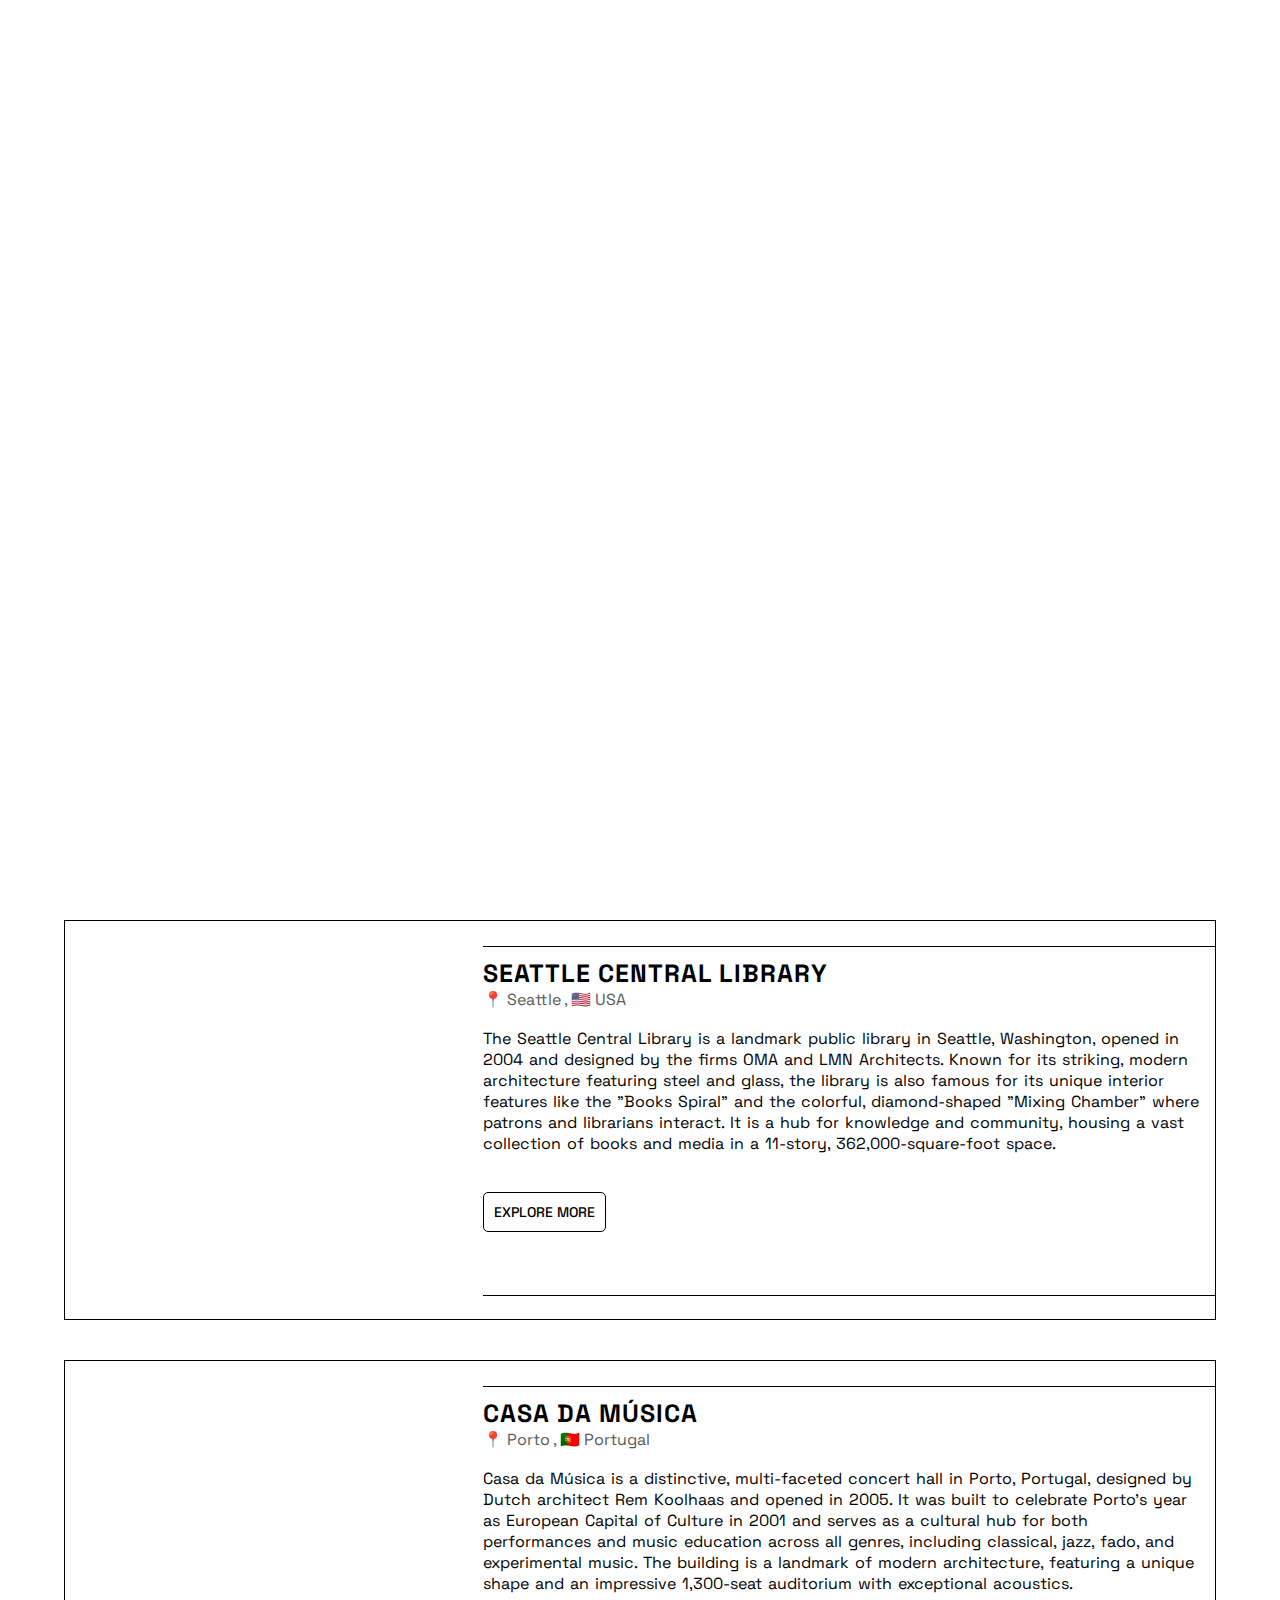
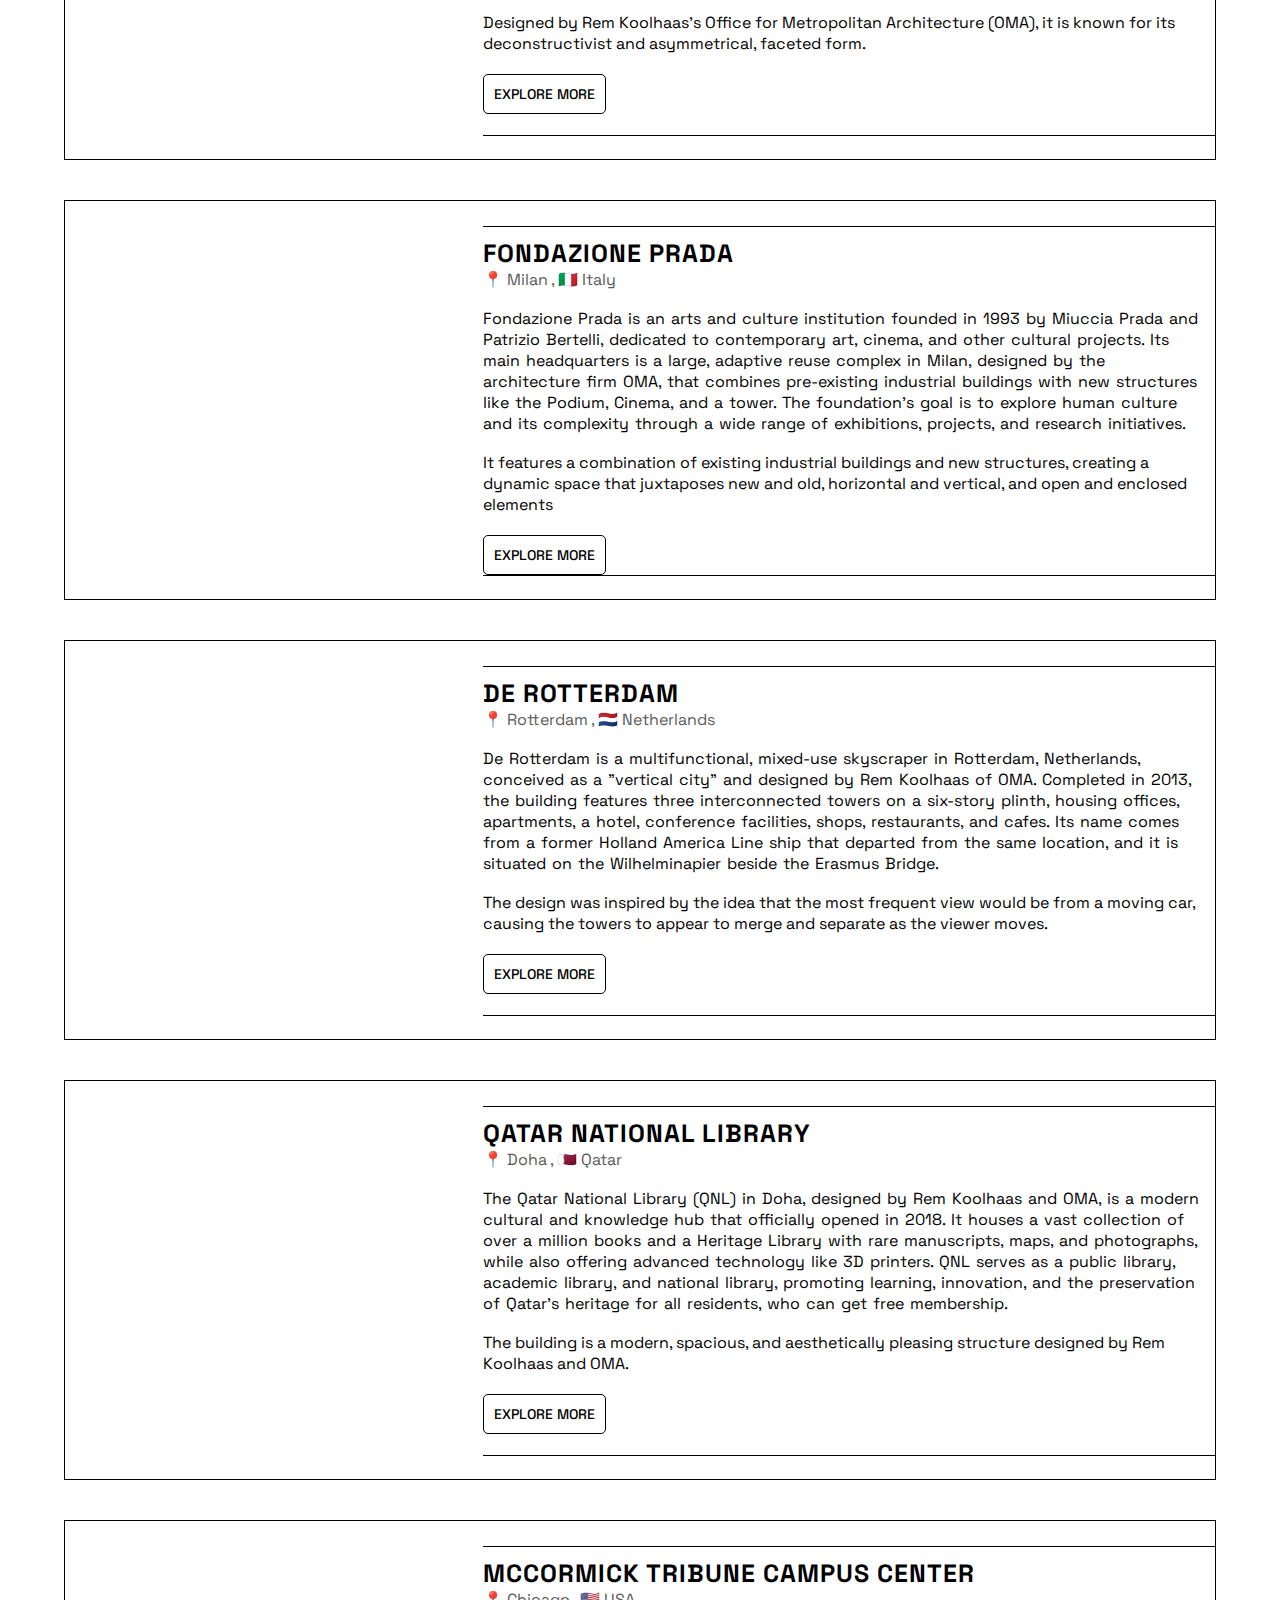
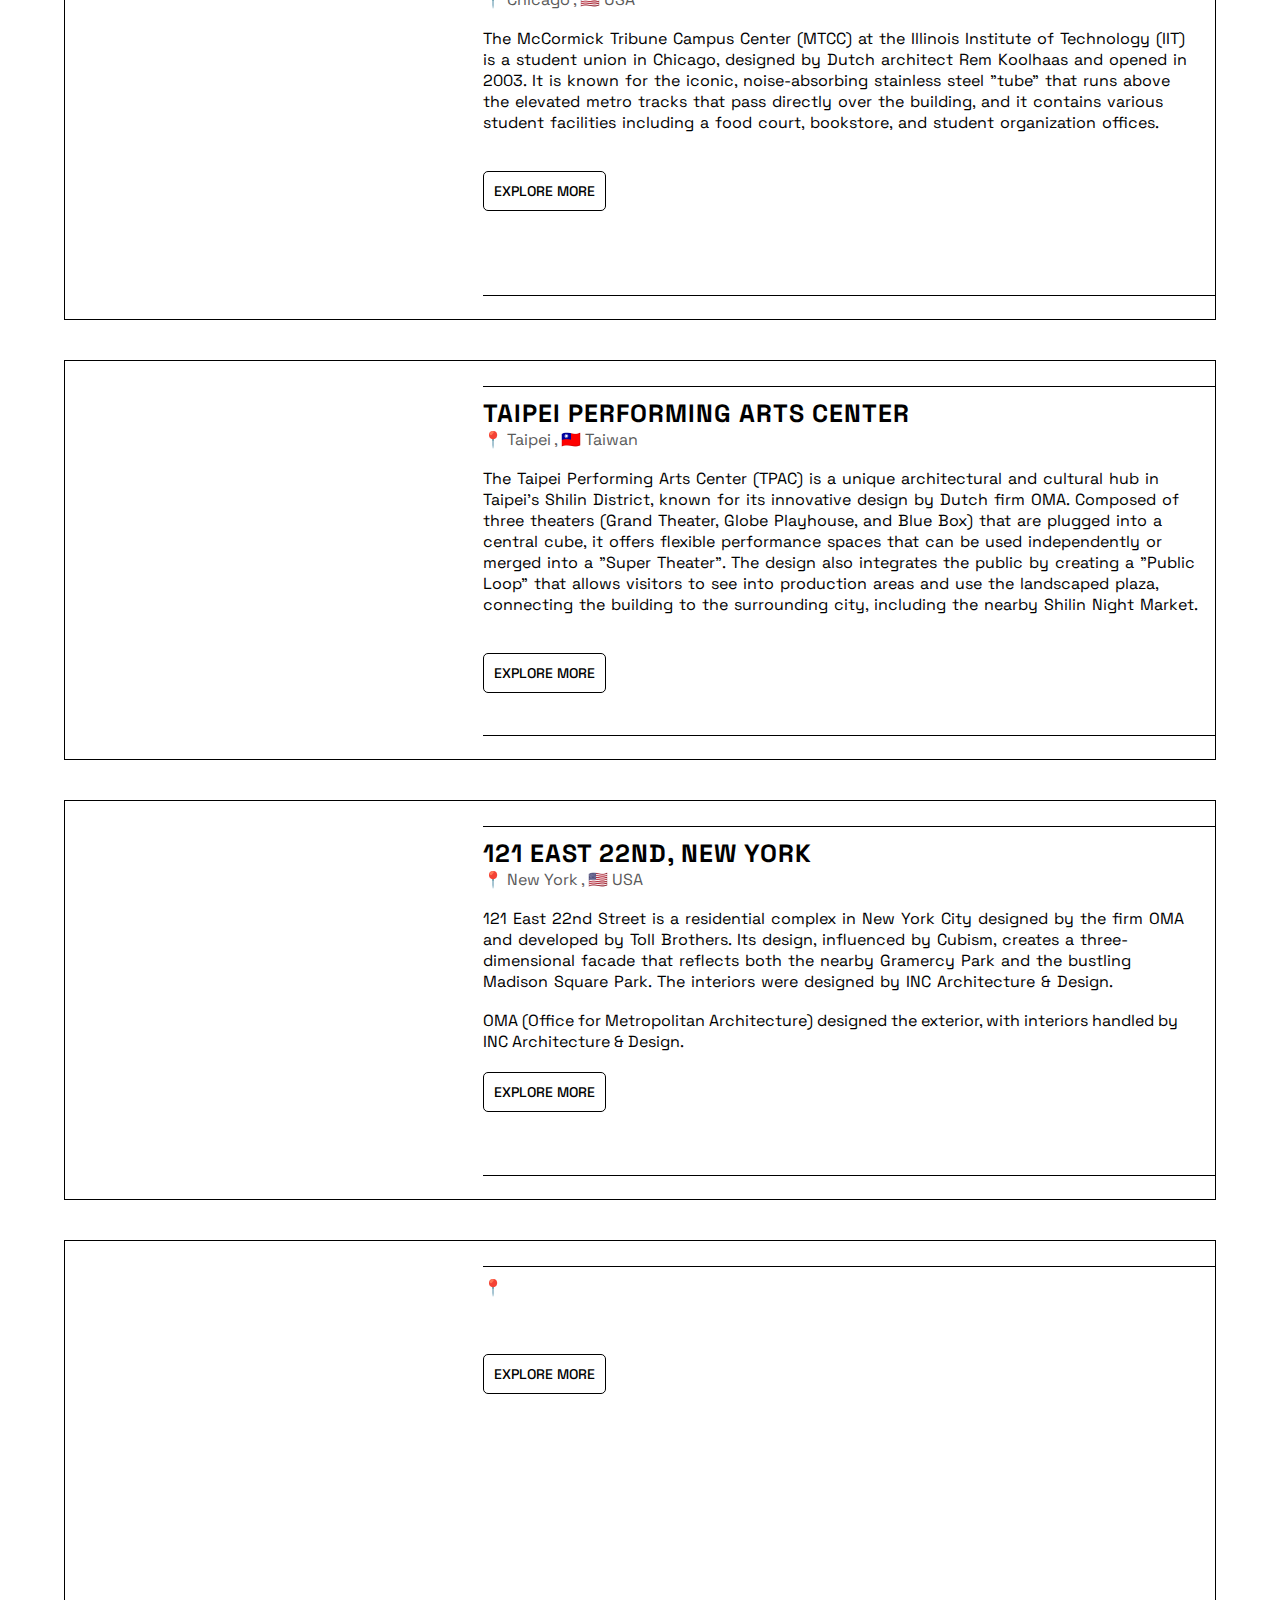
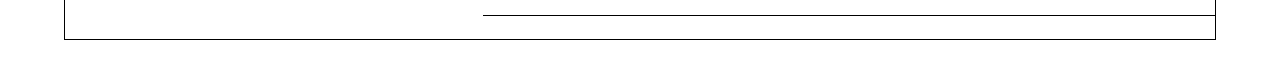
<file: rem.html>
<!DOCTYPE html>
<html lang="en">
  <head>
    <meta charset="UTF-8" />
    <meta name="viewport" content="width=, initial-scale=1.0" />
    <title>About Rem Koolhaas and his projects</title>
    <link rel="stylesheet" href="rem.css" />
    <link rel="preconnect" href="https://fonts.googleapis.com" />
    <link rel="preconnect" href="https://fonts.gstatic.com" crossorigin />
    <link
      href="https://fonts.googleapis.com/css2?family=Black+Ops+One&family=Funnel+Sans:ital,wght@0,300..800;1,300..800&family=Inter:ital,opsz,wght@0,14..32,100..900;1,14..32,100..900&family=Michroma&family=Playfair+Display:ital,wght@0,400..900;1,400..900&family=Plus+Jakarta+Sans:ital,wght@0,200..800;1,200..800&family=Pompiere&family=Shojumaru&display=swap"
      rel="stylesheet"
    />
    <link rel="preconnect" href="https://fonts.googleapis.com" />
    <link rel="preconnect" href="https://fonts.gstatic.com" crossorigin />
    <link
      href="https://fonts.googleapis.com/css2?family=Black+Ops+One&family=Funnel+Sans:ital,wght@0,300..800;1,300..800&family=Inter:ital,opsz,wght@0,14..32,100..900;1,14..32,100..900&family=Michroma&family=Playfair+Display:ital,wght@0,400..900;1,400..900&family=Plus+Jakarta+Sans:ital,wght@0,200..800;1,200..800&family=Pompiere&family=Shojumaru&family=Space+Grotesk:wght@300..700&display=swap"
      rel="stylesheet"
    />
  </head>
  <body>
    <div class="back">
        <h1>rem Koolhaas</h1>
    </div>
    <main>
      <div class="boxes">
        <div class="box">
          <div class="image first"></div>
          <div class="content">
            <h2>Seattle Central Library</h2>
            <p style="color: rgb(90, 90, 90)">📍 Seattle , 🇺🇸 USA</p>
            <br />
            <p style="word-spacing: 2px">The Seattle Central Library is a landmark public library in Seattle, Washington, opened in 2004 and designed by the firms OMA and LMN Architects. Known for its striking, modern architecture featuring steel and glass, the library is also famous for its unique interior features like the "Books Spiral" and the colorful, diamond-shaped "Mixing Chamber" where patrons and librarians interact. It is a hub for knowledge and community, housing a vast collection of books and media in a 11-story, 362,000-square-foot space. </p>
            <br />
            <p></p>
            <a href="https://en.wikipedia.org/wiki/Seattle_Central_Library"
              ><button>Explore more</button></a
            >
          </div>
        </div>
        <div class="box">
          <div class="image second"></div>
          <div class="content">
            <h2>Casa da Música</h2>
            <p style="color: rgb(90, 90, 90)">📍 Porto , 🇵🇹 Portugal</p>
            <br />
            <p style="word-spacing: 2px">Casa da Música is a distinctive, multi-faceted concert hall in Porto, Portugal, designed by Dutch architect Rem Koolhaas and opened in 2005. It was built to celebrate Porto's year as European Capital of Culture in 2001 and serves as a cultural hub for both performances and music education across all genres, including classical, jazz, fado, and experimental music. The building is a landmark of modern architecture, featuring a unique shape and an impressive 1,300-seat auditorium with exceptional acoustics. </p>
            <br />
            <p>Designed by Rem Koolhaas's Office for Metropolitan Architecture (OMA), it is known for its deconstructivist and asymmetrical, faceted form.</p>
            <a href="https://en.wikipedia.org/wiki/Casa_da_M%C3%BAsica"
              ><button>Explore more</button></a
            >
          </div>
        </div>
        <div class="box">
          <div class="image three"></div>
          <div class="content">
            <h2>Fondazione Prada</h2>
            <p style="color: rgb(90, 90, 90)">📍 Milan , 🇮🇹 Italy</p>
            <br />
            <p style="word-spacing: 2px">Fondazione Prada is an arts and culture institution founded in 1993 by Miuccia Prada and Patrizio Bertelli, dedicated to contemporary art, cinema, and other cultural projects. Its main headquarters is a large, adaptive reuse complex in Milan, designed by the architecture firm OMA, that combines pre-existing industrial buildings with new structures like the Podium, Cinema, and a tower. The foundation's goal is to explore human culture and its complexity through a wide range of exhibitions, projects, and research initiatives. </p>
            <br />
            <p> It features a combination of existing industrial buildings and new structures, creating a dynamic space that juxtaposes new and old, horizontal and vertical, and open and enclosed elements</p>
            <a href="https://en.wikipedia.org/wiki/Fondazione_Prada"
              ><button>Explore more</button></a
            >
          </div>
        </div>
        <div class="box">
          <div class="image four"></div>
          <div class="content">
            <h2>De Rotterdam</h2>
            <p style="color: rgb(90, 90, 90)">📍 Rotterdam , 🇳🇱 Netherlands</p>
            <br />
            <p style="word-spacing: 2px">De Rotterdam is a multifunctional, mixed-use skyscraper in Rotterdam, Netherlands, conceived as a "vertical city" and designed by Rem Koolhaas of OMA. Completed in 2013, the building features three interconnected towers on a six-story plinth, housing offices, apartments, a hotel, conference facilities, shops, restaurants, and cafes. Its name comes from a former Holland America Line ship that departed from the same location, and it is situated on the Wilhelminapier beside the Erasmus Bridge. </p>
            <br />
            <p>The design was inspired by the idea that the most frequent view would be from a moving car, causing the towers to appear to merge and separate as the viewer moves.</p>
            <a href="https://en.wikipedia.org/wiki/De_Rotterdam"
              ><button>Explore more</button></a
            >
          </div>
        </div>
        <div class="box">
          <div class="image five"></div>
          <div class="content">
            <h2>Qatar National Library</h2>
            <p style="color: rgb(90, 90, 90)">📍 Doha , 🇶🇦 Qatar</p>
            <br />
            <p style="word-spacing: 2px">The Qatar National Library (QNL) in Doha, designed by Rem Koolhaas and OMA, is a modern cultural and knowledge hub that officially opened in 2018. It houses a vast collection of over a million books and a Heritage Library with rare manuscripts, maps, and photographs, while also offering advanced technology like 3D printers. QNL serves as a public library, academic library, and national library, promoting learning, innovation, and the preservation of Qatar's heritage for all residents, who can get free membership. 
</p>
            <br />
            <p>The building is a modern, spacious, and aesthetically pleasing structure designed by Rem Koolhaas and OMA.</p>
            <a href="https://en.wikipedia.org/wiki/Qatar_National_Library"
              ><button>Explore more</button></a
            >
          </div>
        </div>
        <div class="box">
          <div class="image six"></div>
          <div class="content">
            <h2>McCormick Tribune Campus Center</h2>
            <p style="color: rgb(90, 90, 90)">📍 Chicago , 🇺🇸 USA</p>
            <br />
            <p style="word-spacing: 2px">The McCormick Tribune Campus Center (MTCC) at the Illinois Institute of Technology (IIT) is a student union in Chicago, designed by Dutch architect Rem Koolhaas and opened in 2003. It is known for the iconic, noise-absorbing stainless steel "tube" that runs above the elevated metro tracks that pass directly over the building, and it contains various student facilities including a food court, bookstore, and student organization offices. </p>
            <br />
            <p></p>
            <a href="https://en.wikipedia.org/wiki/McCormick_Tribune_Campus_Center"
              ><button>Explore more</button></a
            >
          </div>
        </div>
        <div class="box">
          <div class="image seven"></div>
          <div class="content">
            <h2>Taipei Performing Arts Center</h2>
            <p style="color: rgb(90, 90, 90)">📍 Taipei , 🇹🇼 Taiwan</p>
            <br />
            <p style="word-spacing: 2px">The Taipei Performing Arts Center (TPAC) is a unique architectural and cultural hub in Taipei's Shilin District, known for its innovative design by Dutch firm OMA. Composed of three theaters (Grand Theater, Globe Playhouse, and Blue Box) that are plugged into a central cube, it offers flexible performance spaces that can be used independently or merged into a "Super Theater". The design also integrates the public by creating a "Public Loop" that allows visitors to see into production areas and use the landscaped plaza, connecting the building to the surrounding city, including the nearby Shilin Night Market. </p>
            <br />
            <p></p>
            <a href="https://en.wikipedia.org/wiki/Taipei_Performing_Arts_Center"
              ><button>Explore more</button></a
            >
          </div>
        </div>
        <div class="box">
          <div class="image eight"></div>
          <div class="content">
            <h2>121 East 22nd, New York</h2>
            <p style="color: rgb(90, 90, 90)">📍 New York , 🇺🇸 USA</p>
            <br />
            <p style="word-spacing: 2px">121 East 22nd Street is a residential complex in New York City designed by the firm OMA and developed by Toll Brothers. Its design, influenced by Cubism, creates a three-dimensional facade that reflects both the nearby Gramercy Park and the bustling Madison Square Park. The interiors were designed by INC Architecture & Design. </p>
            <br />
            <p>OMA (Office for Metropolitan Architecture) designed the exterior, with interiors handled by INC Architecture & Design.</p>
            <a href="https://en.wikipedia.org/wiki/121_East_22nd"
              ><button>Explore more</button></a
            >
          </div>
        </div>
        <div class="box">
          <div class="image first"></div>
          <div class="content">
            <h2></h2>
            <p style="color: rgb(90, 90, 90)">📍</p>
            <br />
            <p style="word-spacing: 2px"></p>
            <br />
            <p></p>
            <a href="https://en.wikipedia.org/wiki/Louvre_Pyramid"
              ><button>Explore more</button></a
            >
          </div>
        </div>

      </div>
    </main>
  </body>
</html>
</file>
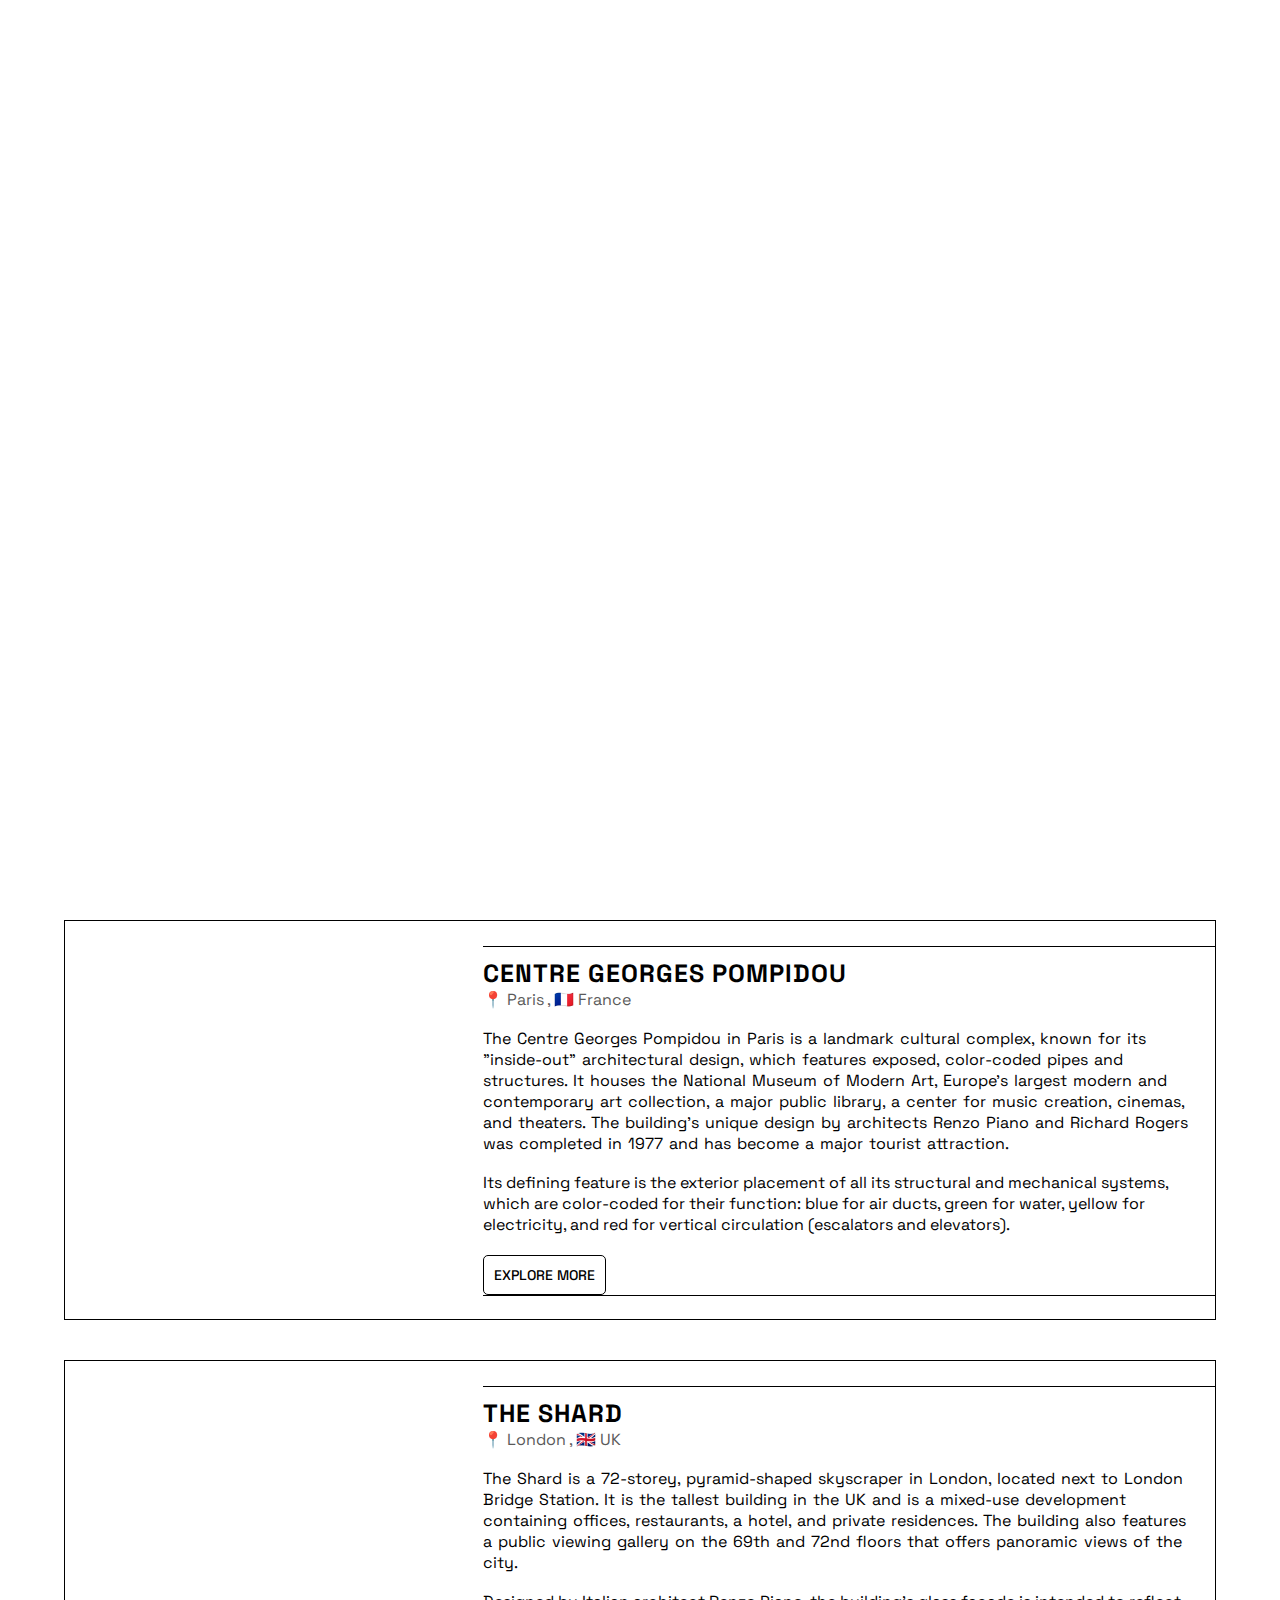
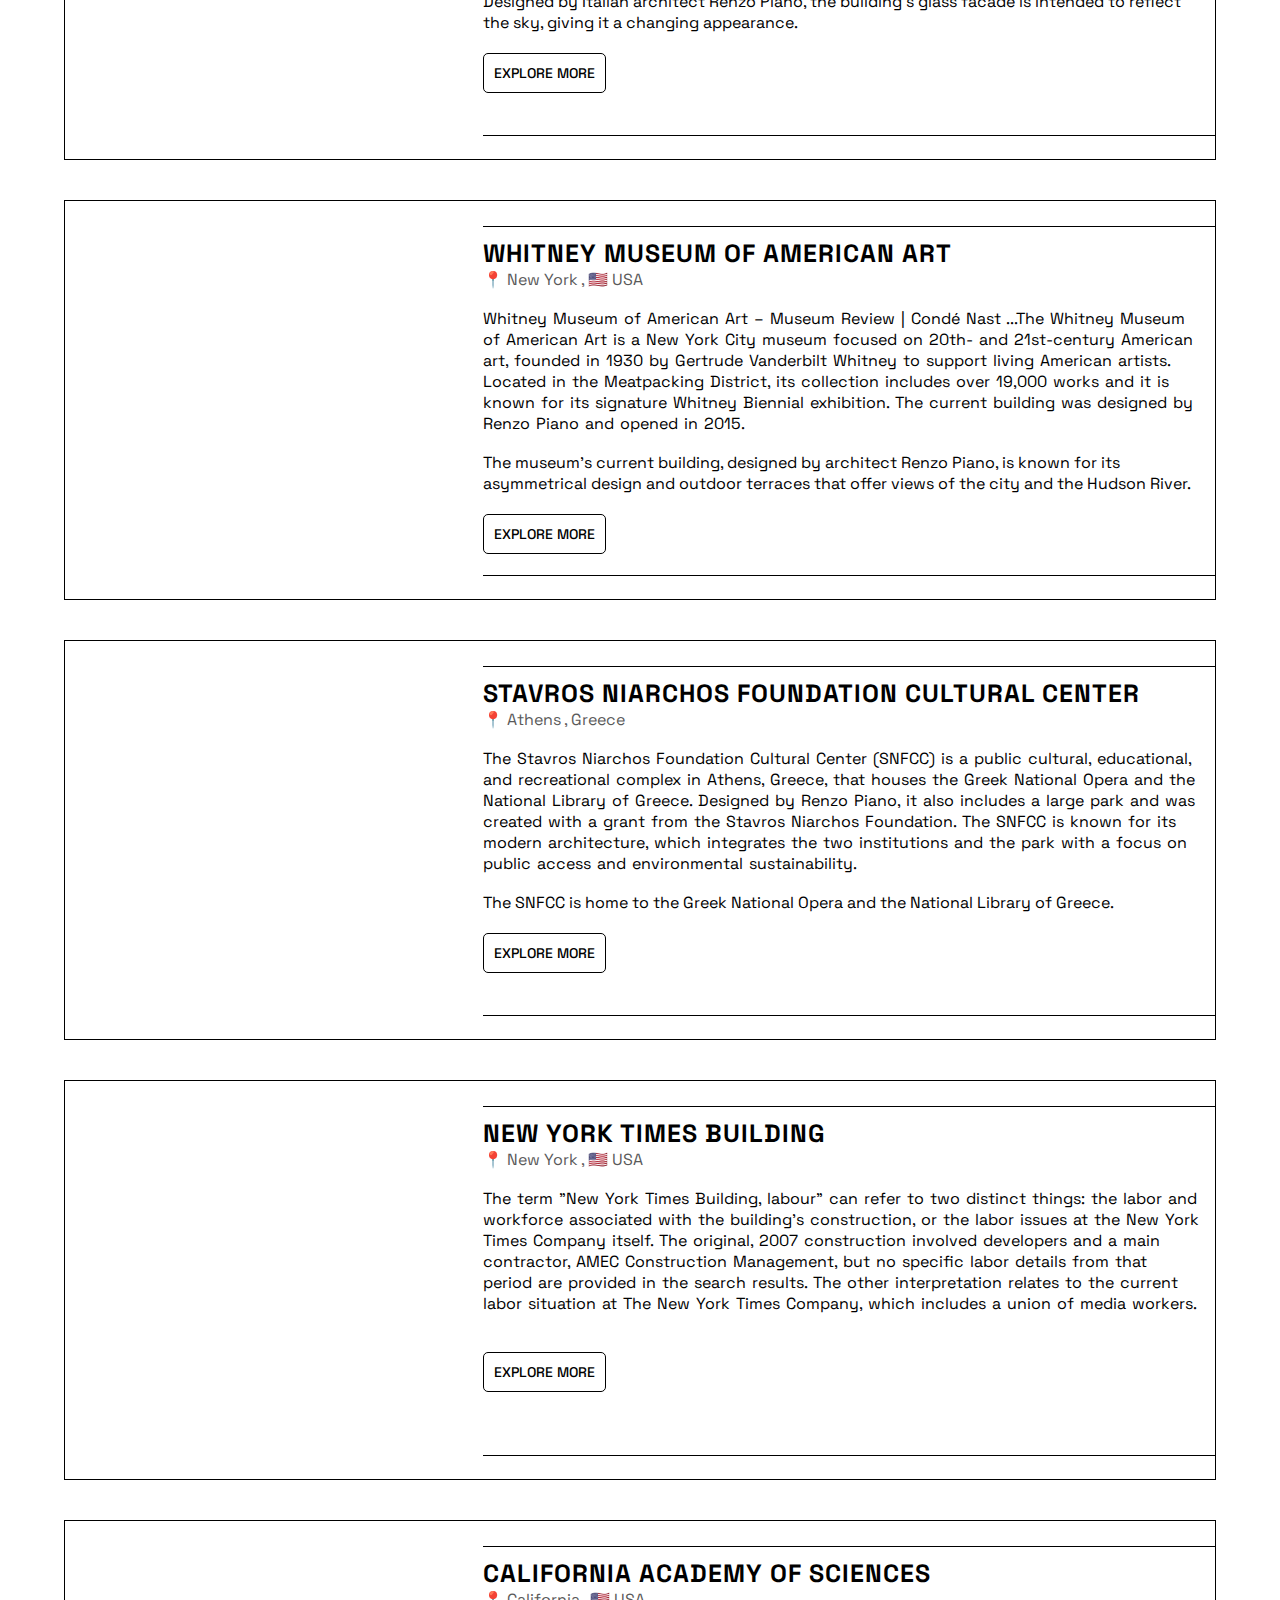
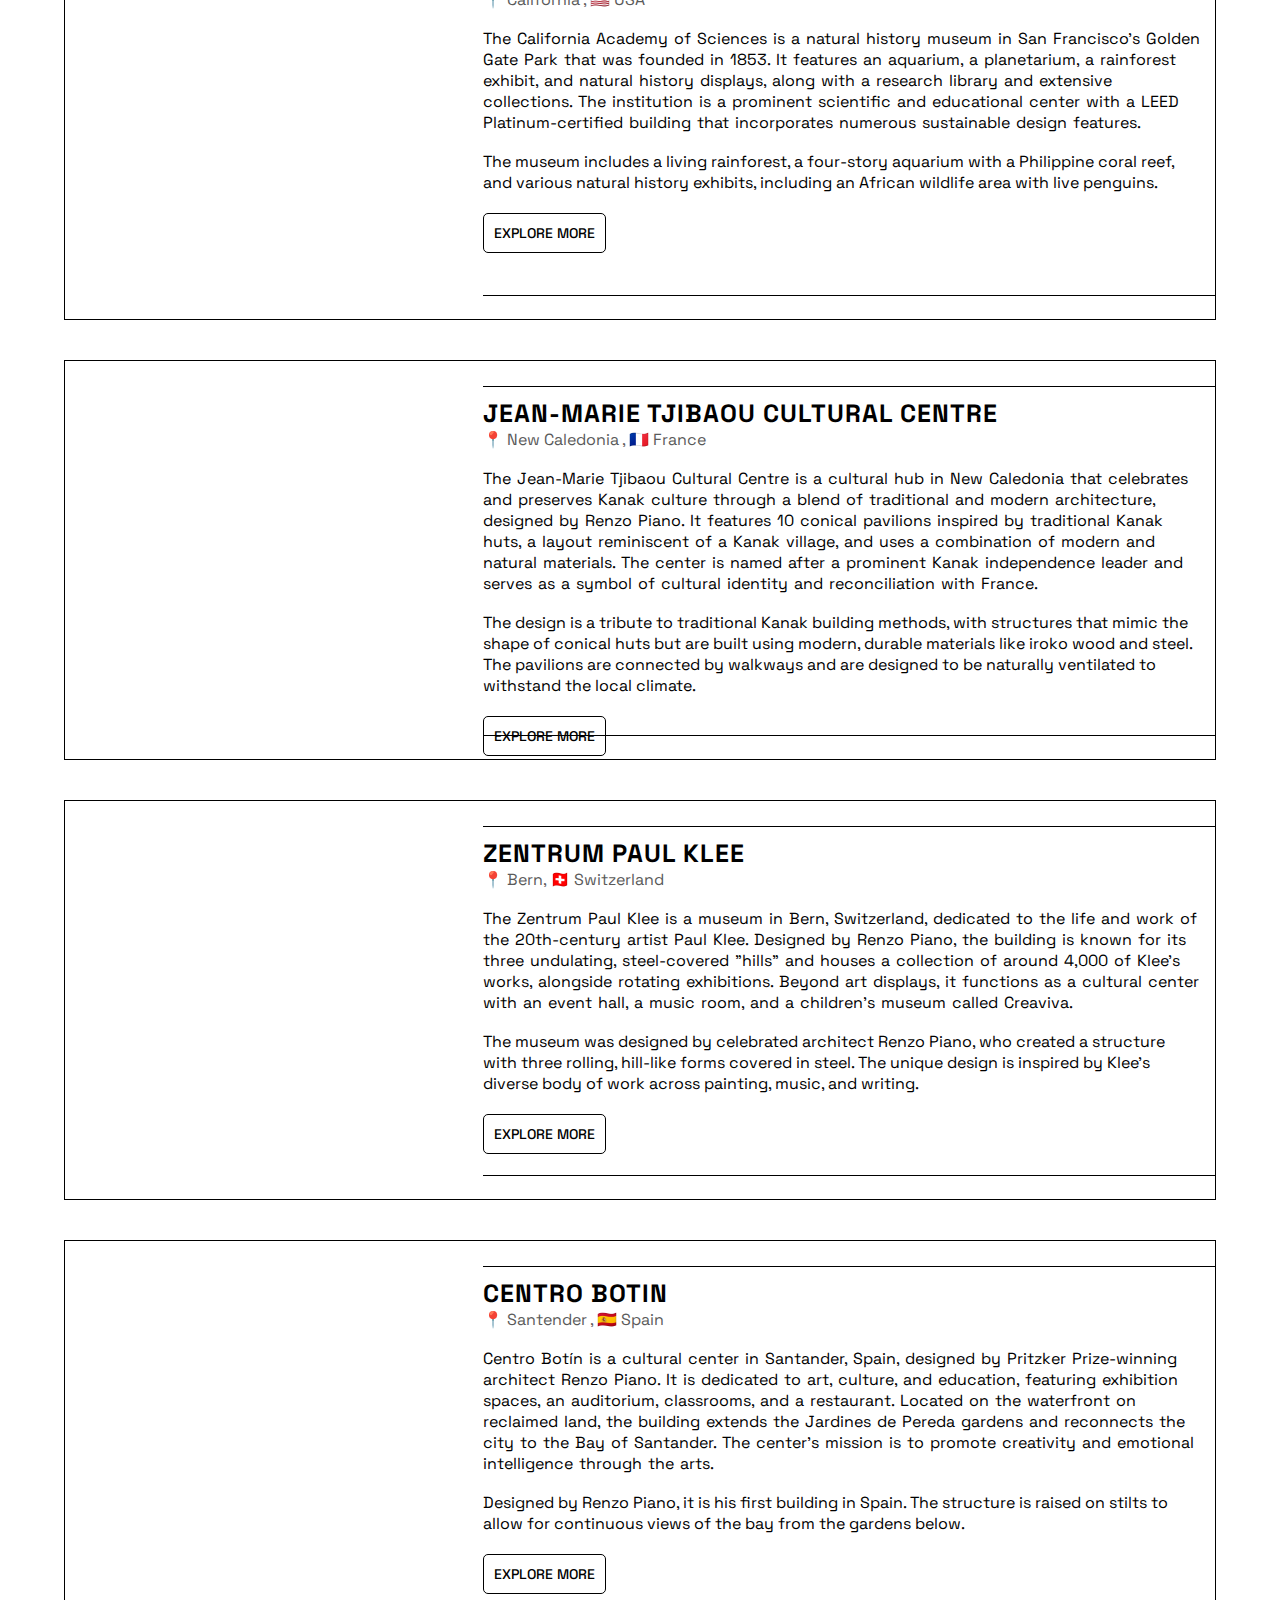
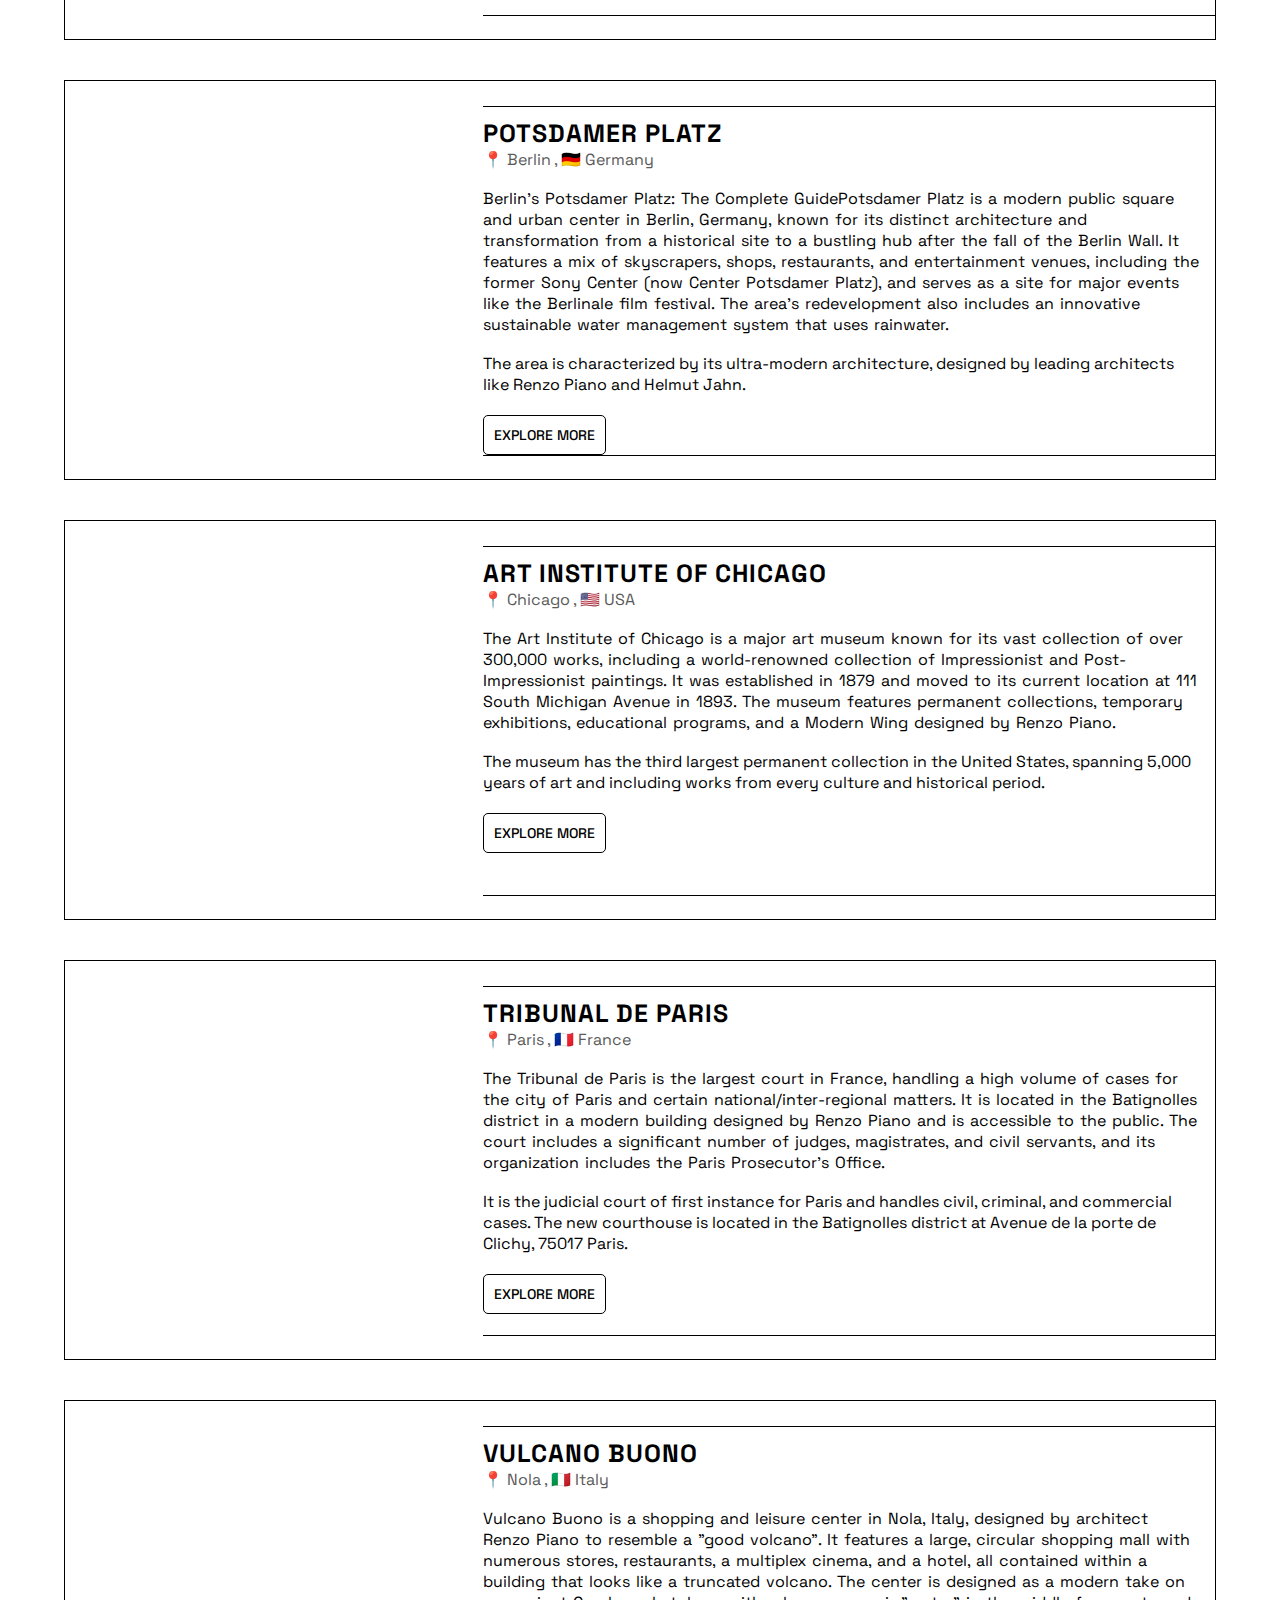
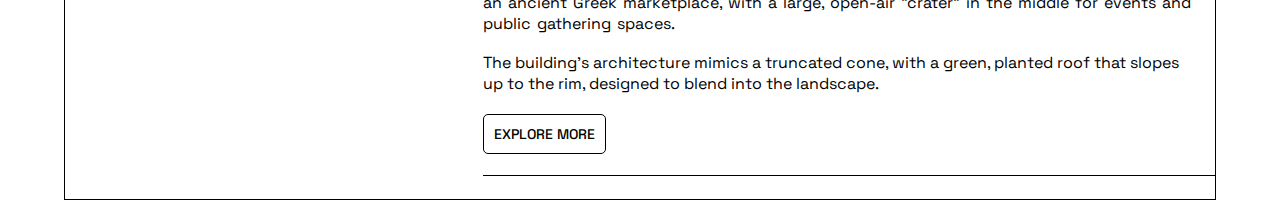
<file: renzo.html>
<!DOCTYPE html>
<html lang="en">
  <head>
    <meta charset="UTF-8" />
    <meta name="viewport" content="width=device-width, initial-scale=1.0" />
    <title>About Renzo Piano and his works</title>
    <link rel="stylesheet" href="renzo.css" />
    <link rel="preconnect" href="https://fonts.googleapis.com" />
    <link rel="preconnect" href="https://fonts.gstatic.com" crossorigin />
    <link
      href="https://fonts.googleapis.com/css2?family=Black+Ops+One&family=Funnel+Sans:ital,wght@0,300..800;1,300..800&family=Inter:ital,opsz,wght@0,14..32,100..900;1,14..32,100..900&family=Michroma&family=Playfair+Display:ital,wght@0,400..900;1,400..900&family=Plus+Jakarta+Sans:ital,wght@0,200..800;1,200..800&family=Pompiere&family=Shojumaru&display=swap"
      rel="stylesheet"
    />
    <link rel="preconnect" href="https://fonts.googleapis.com" />
    <link rel="preconnect" href="https://fonts.gstatic.com" crossorigin />
    <link
      href="https://fonts.googleapis.com/css2?family=Black+Ops+One&family=Funnel+Sans:ital,wght@0,300..800;1,300..800&family=Inter:ital,opsz,wght@0,14..32,100..900;1,14..32,100..900&family=Michroma&family=Playfair+Display:ital,wght@0,400..900;1,400..900&family=Plus+Jakarta+Sans:ital,wght@0,200..800;1,200..800&family=Pompiere&family=Shojumaru&family=Space+Grotesk:wght@300..700&display=swap"
      rel="stylesheet"
    />
  </head>
  <body>
    <div class="back">
      <h1>renzo piano</h1>
    </div>
    <main>
      <div class="boxes">
        <div class="box">
          <div class="image first"></div>
          <div class="content">
            <h2>Centre Georges Pompidou</h2>
            <p style="color: rgb(90, 90, 90)">📍 Paris , 🇫🇷 France</p>
            <br />
            <p style="word-spacing: 2px">
              The Centre Georges Pompidou in Paris is a landmark cultural
              complex, known for its "inside-out" architectural design, which
              features exposed, color-coded pipes and structures. It houses the
              National Museum of Modern Art, Europe's largest modern and
              contemporary art collection, a major public library, a center for
              music creation, cinemas, and theaters. The building's unique
              design by architects Renzo Piano and Richard Rogers was completed
              in 1977 and has become a major tourist attraction.
            </p>
            <br />
            <p>
              Its defining feature is the exterior placement of all its
              structural and mechanical systems, which are color-coded for their
              function: blue for air ducts, green for water, yellow for
              electricity, and red for vertical circulation (escalators and
              elevators).
            </p>
            <a href="https://en.wikipedia.org/wiki/Centre_Pompidou"
              ><button>Explore more</button></a
            >
          </div>
        </div>
        <div class="box">
          <div class="image second"></div>
          <div class="content">
            <h2>The Shard</h2>
            <p style="color: rgb(90, 90, 90)">📍 London , 🇬🇧 UK</p>
            <br />
            <p style="word-spacing: 2px">
              The Shard is a 72-storey, pyramid-shaped skyscraper in London,
              located next to London Bridge Station. It is the tallest building
              in the UK and is a mixed-use development containing offices,
              restaurants, a hotel, and private residences. The building also
              features a public viewing gallery on the 69th and 72nd floors that
              offers panoramic views of the city.
            </p>
            <br />
            <p>
              Designed by Italian architect Renzo Piano, the building's glass
              facade is intended to reflect the sky, giving it a changing
              appearance.
            </p>
            <a href="https://en.wikipedia.org/wiki/The_Shard"
              ><button>Explore more</button></a
            >
          </div>
        </div>
        <div class="box">
          <div class="image three"></div>
          <div class="content">
            <h2>Whitney Museum of American Art</h2>
            <p style="color: rgb(90, 90, 90)">📍 New York , 🇺🇸 USA</p>
            <br />
            <p style="word-spacing: 2px">
              Whitney Museum of American Art – Museum Review | Condé Nast ...The
              Whitney Museum of American Art is a New York City museum focused
              on 20th- and 21st-century American art, founded in 1930 by
              Gertrude Vanderbilt Whitney to support living American artists.
              Located in the Meatpacking District, its collection includes over
              19,000 works and it is known for its signature Whitney Biennial
              exhibition. The current building was designed by Renzo Piano and
              opened in 2015.
            </p>
            <br />
            <p>
              The museum's current building, designed by architect Renzo Piano,
              is known for its asymmetrical design and outdoor terraces that
              offer views of the city and the Hudson River.
            </p>
            <a href="https://en.wikipedia.org/wiki/Whitney_Museum"
              ><button>Explore more</button></a
            >
          </div>
        </div>
        <div class="box">
          <div class="image four"></div>
          <div class="content">
            <h2>Stavros Niarchos Foundation Cultural Center</h2>
            <p style="color: rgb(90, 90, 90)">📍 Athens , Greece</p>
            <br />
            <p style="word-spacing: 2px">
              The Stavros Niarchos Foundation Cultural Center (SNFCC) is a
              public cultural, educational, and recreational complex in Athens,
              Greece, that houses the Greek National Opera and the National
              Library of Greece. Designed by Renzo Piano, it also includes a
              large park and was created with a grant from the Stavros Niarchos
              Foundation. The SNFCC is known for its modern architecture, which
              integrates the two institutions and the park with a focus on
              public access and environmental sustainability.
            </p>
            <br />
            <p>
              The SNFCC is home to the Greek National Opera and the National
              Library of Greece.
            </p>
            <a
              href="https://en.wikipedia.org/wiki/Stavros_Niarchos_Foundation_Cultural_Center"
              ><button>Explore more</button></a
            >
          </div>
        </div>
        <div class="box">
          <div class="image five"></div>
          <div class="content">
            <h2>New York Times Building</h2>
            <p style="color: rgb(90, 90, 90)">📍 New York , 🇺🇸 USA</p>
            <br />
            <p style="word-spacing: 2px">
              The term "New York Times Building, labour" can refer to two
              distinct things: the labor and workforce associated with the
              building's construction, or the labor issues at the New York Times
              Company itself. The original, 2007 construction involved
              developers and a main contractor, AMEC Construction Management,
              but no specific labor details from that period are provided in the
              search results. The other interpretation relates to the current
              labor situation at The New York Times Company, which includes a
              union of media workers.
            </p>
            <br />
            <p></p>
            <a href="https://en.wikipedia.org/wiki/The_New_York_Times_Building"
              ><button>Explore more</button></a
            >
          </div>
        </div>
        <div class="box">
          <div class="image six"></div>
          <div class="content">
            <h2>California Academy of Sciences</h2>
            <p style="color: rgb(90, 90, 90)">📍 California , 🇺🇸 USA</p>
            <br />
            <p style="word-spacing: 2px">
              The California Academy of Sciences is a natural history museum in
              San Francisco's Golden Gate Park that was founded in 1853. It
              features an aquarium, a planetarium, a rainforest exhibit, and
              natural history displays, along with a research library and
              extensive collections. The institution is a prominent scientific
              and educational center with a LEED Platinum-certified building
              that incorporates numerous sustainable design features.
            </p>
            <br />
            <p>
              The museum includes a living rainforest, a four-story aquarium
              with a Philippine coral reef, and various natural history
              exhibits, including an African wildlife area with live penguins.
            </p>
            <a
              href="https://en.wikipedia.org/wiki/California_Academy_of_Sciences"
              ><button>Explore more</button></a
            >
          </div>
        </div>
        <div class="box">
          <div class="image seven"></div>
          <div class="content">
            <h2>Jean-Marie Tjibaou Cultural Centre</h2>
            <p style="color: rgb(90, 90, 90)">📍 New Caledonia , 🇫🇷 France</p>
            <br />
            <p style="word-spacing: 2px">
              The Jean-Marie Tjibaou Cultural Centre is a cultural hub in New
              Caledonia that celebrates and preserves Kanak culture through a
              blend of traditional and modern architecture, designed by Renzo
              Piano. It features 10 conical pavilions inspired by traditional
              Kanak huts, a layout reminiscent of a Kanak village, and uses a
              combination of modern and natural materials. The center is named
              after a prominent Kanak independence leader and serves as a symbol
              of cultural identity and reconciliation with France.
            </p>
            <br />
            <p>
              The design is a tribute to traditional Kanak building methods,
              with structures that mimic the shape of conical huts but are built
              using modern, durable materials like iroko wood and steel. The
              pavilions are connected by walkways and are designed to be
              naturally ventilated to withstand the local climate.
            </p>
            <a
              href="https://en.wikipedia.org/wiki/Jean-Marie_Tjibaou_Cultural_Centre"
              ><button>Explore more</button></a
            >
          </div>
        </div>
        <div class="box">
          <div class="image eight"></div>
          <div class="content">
            <h2>Zentrum Paul Klee</h2>
            <p style="color: rgb(90, 90, 90)">📍 Bern, 🇨🇭 Switzerland</p>
            <br />
            <p style="word-spacing: 2px">
              The Zentrum Paul Klee is a museum in Bern, Switzerland, dedicated
              to the life and work of the 20th-century artist Paul Klee.
              Designed by Renzo Piano, the building is known for its three
              undulating, steel-covered "hills" and houses a collection of
              around 4,000 of Klee's works, alongside rotating exhibitions.
              Beyond art displays, it functions as a cultural center with an
              event hall, a music room, and a children's museum called Creaviva.
            </p>
            <br />
            <p>
              The museum was designed by celebrated architect Renzo Piano, who
              created a structure with three rolling, hill-like forms covered in
              steel. The unique design is inspired by Klee's diverse body of
              work across painting, music, and writing.
            </p>
            <a href="https://en.wikipedia.org/wiki/Zentrum_Paul_Klee"
              ><button>Explore more</button></a
            >
          </div>
        </div>
        <div class="box">
          <div class="image nine"></div>
          <div class="content">
            <h2>Centro Botin</h2>
            <p style="color: rgb(90, 90, 90)">📍 Santender , 🇪🇸 Spain</p>
            <br />
            <p style="word-spacing: 2px">
              Centro Botín is a cultural center in Santander, Spain, designed by
              Pritzker Prize-winning architect Renzo Piano. It is dedicated to
              art, culture, and education, featuring exhibition spaces, an
              auditorium, classrooms, and a restaurant. Located on the
              waterfront on reclaimed land, the building extends the Jardines de
              Pereda gardens and reconnects the city to the Bay of Santander.
              The center's mission is to promote creativity and emotional
              intelligence through the arts.
            </p>
            <br />
            <p>
              Designed by Renzo Piano, it is his first building in Spain. The
              structure is raised on stilts to allow for continuous views of the
              bay from the gardens below.
            </p>
            <a href="https://es.wikipedia.org/wiki/Centro_Bot%C3%ADn"
              ><button>Explore more</button></a
            >
          </div>
        </div>
        <div class="box">
          <div class="image ten"></div>
          <div class="content">
            <h2>Potsdamer Platz</h2>
            <p style="color: rgb(90, 90, 90)">📍 Berlin , 🇩🇪 Germany</p>
            <br />
            <p style="word-spacing: 2px">
              Berlin's Potsdamer Platz: The Complete GuidePotsdamer Platz is a
              modern public square and urban center in Berlin, Germany, known
              for its distinct architecture and transformation from a historical
              site to a bustling hub after the fall of the Berlin Wall. It
              features a mix of skyscrapers, shops, restaurants, and
              entertainment venues, including the former Sony Center (now Center
              Potsdamer Platz), and serves as a site for major events like the
              Berlinale film festival. The area's redevelopment also includes an
              innovative sustainable water management system that uses
              rainwater.
            </p>
            <br />
            <p>
              The area is characterized by its ultra-modern architecture,
              designed by leading architects like Renzo Piano and Helmut Jahn.
            </p>
            <a href="https://en.wikipedia.org/wiki/Potsdamer_Platz"
              ><button>Explore more</button></a
            >
          </div>
        </div>
        <div class="box">
          <div class="image eleven"></div>
          <div class="content">
            <h2>Art Institute of Chicago</h2>
            <p style="color: rgb(90, 90, 90)">📍 Chicago , 🇺🇸 USA</p>
            <br />
            <p style="word-spacing: 2px">
              The Art Institute of Chicago is a major art museum known for its
              vast collection of over 300,000 works, including a world-renowned
              collection of Impressionist and Post-Impressionist paintings. It
              was established in 1879 and moved to its current location at 111
              South Michigan Avenue in 1893. The museum features permanent
              collections, temporary exhibitions, educational programs, and a
              Modern Wing designed by Renzo Piano.
            </p>
            <br />
            <p>
              The museum has the third largest permanent collection in the
              United States, spanning 5,000 years of art and including works
              from every culture and historical period.
            </p>
            <a href="https://en.wikipedia.org/wiki/Art_Institute_of_Chicago"
              ><button>Explore more</button></a
            >
          </div>
        </div>
        <div class="box">
          <div class="image twelve"></div>
          <div class="content">
            <h2>Tribunal de Paris</h2>
            <p style="color: rgb(90, 90, 90)">📍 Paris , 🇫🇷 France</p>
            <br />
            <p style="word-spacing: 2px">
              The Tribunal de Paris is the largest court in France, handling a
              high volume of cases for the city of Paris and certain
              national/inter-regional matters. It is located in the Batignolles
              district in a modern building designed by Renzo Piano and is
              accessible to the public. The court includes a significant number
              of judges, magistrates, and civil servants, and its organization
              includes the Paris Prosecutor's Office.
            </p>
            <br />
            <p>
              It is the judicial court of first instance for Paris and handles
              civil, criminal, and commercial cases. The new courthouse is
              located in the Batignolles district at Avenue de la porte de
              Clichy, 75017 Paris.
            </p>
            <a href="https://en.wikipedia.org/wiki/Tribunal_de_Paris"
              ><button>Explore more</button></a
            >
          </div>
        </div>
        <div class="box">
          <div class="image thirteen"></div>
          <div class="content">
            <h2>Vulcano Buono</h2>
            <p style="color: rgb(90, 90, 90)">📍 Nola , 🇮🇹 Italy</p>
            <br />
            <p style="word-spacing: 2px">
              Vulcano Buono is a shopping and leisure center in Nola, Italy,
              designed by architect Renzo Piano to resemble a "good volcano". It
              features a large, circular shopping mall with numerous stores,
              restaurants, a multiplex cinema, and a hotel, all contained within
              a building that looks like a truncated volcano. The center is
              designed as a modern take on an ancient Greek marketplace, with a
              large, open-air "crater" in the middle for events and public
              gathering spaces.
            </p>
            <br />
            <p>
              The building's architecture mimics a truncated cone, with a green,
              planted roof that slopes up to the rim, designed to blend into the
              landscape.
            </p>
            <a href="https://en.wikipedia.org/wiki/Vulcano_Buono"
              ><button>Explore more</button></a
            >
          </div>
        </div>
      </div>
    </main>
  </body>
</html>
</file>
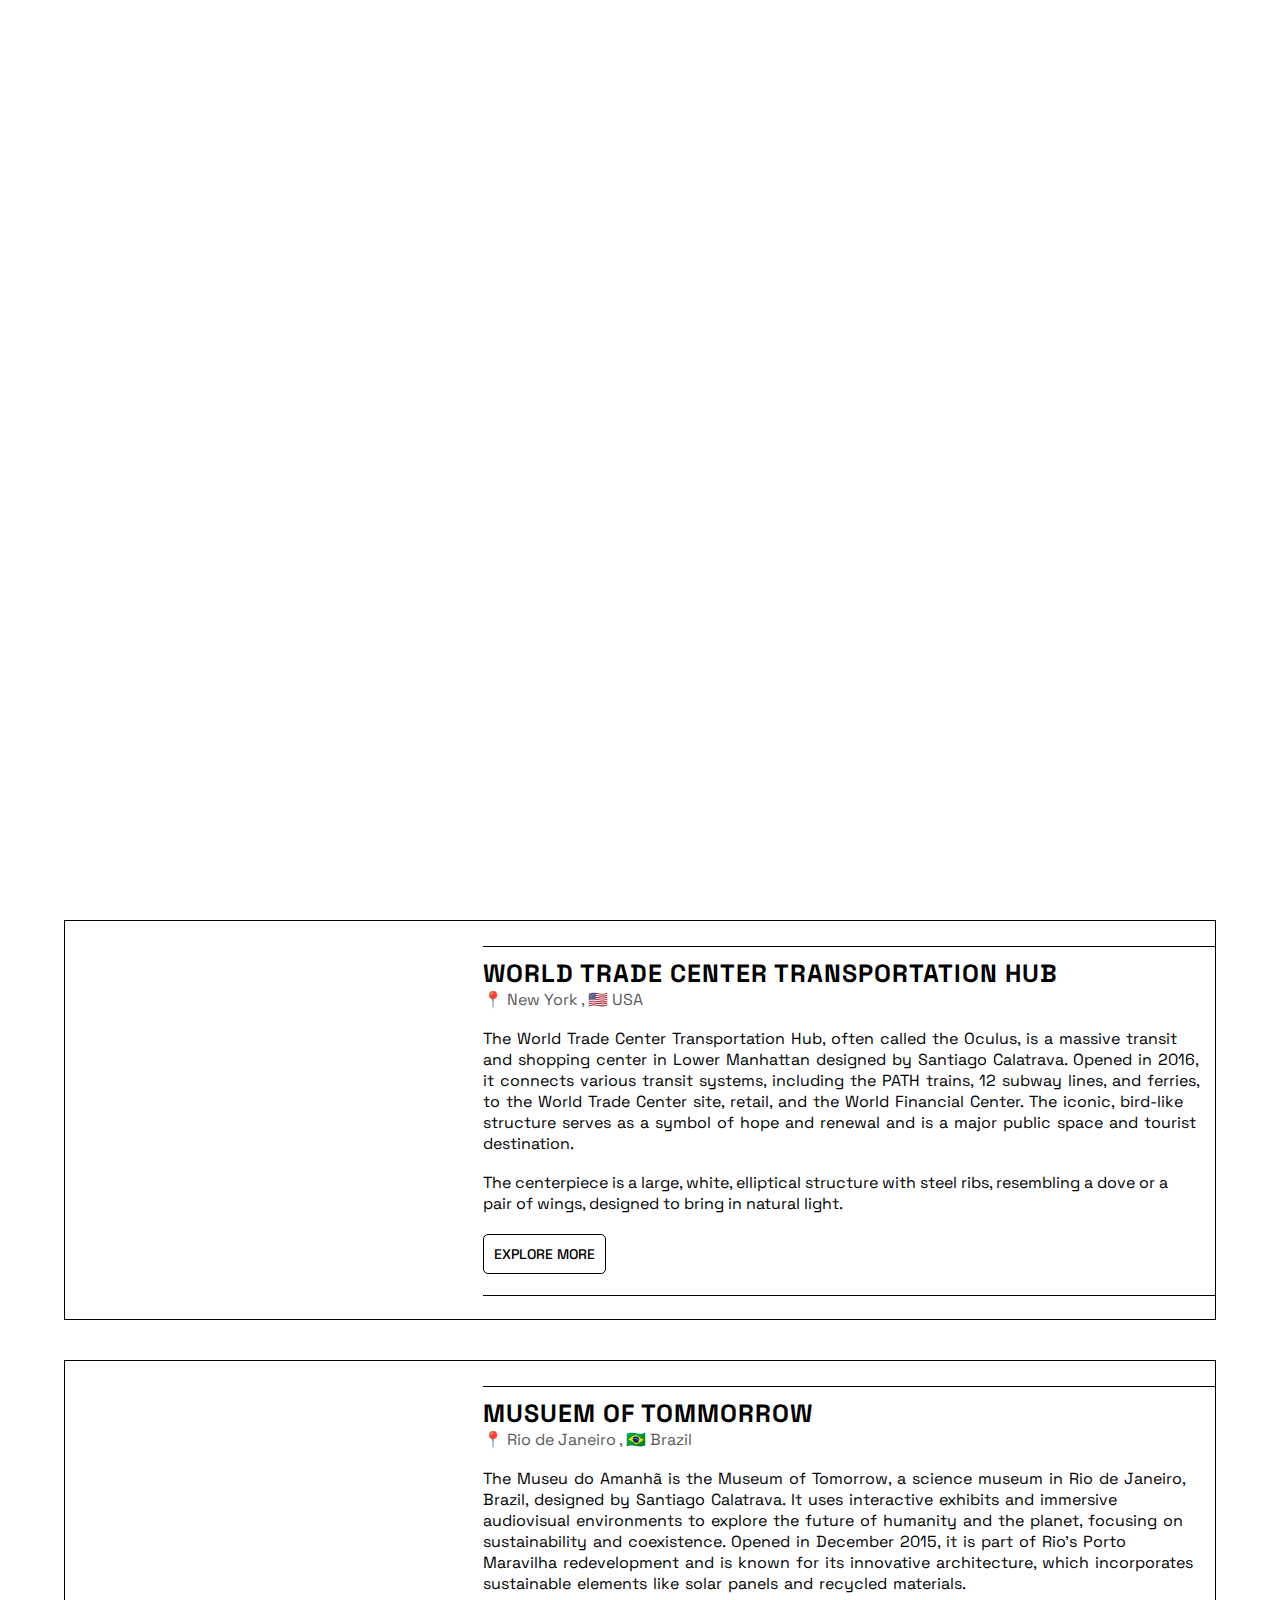
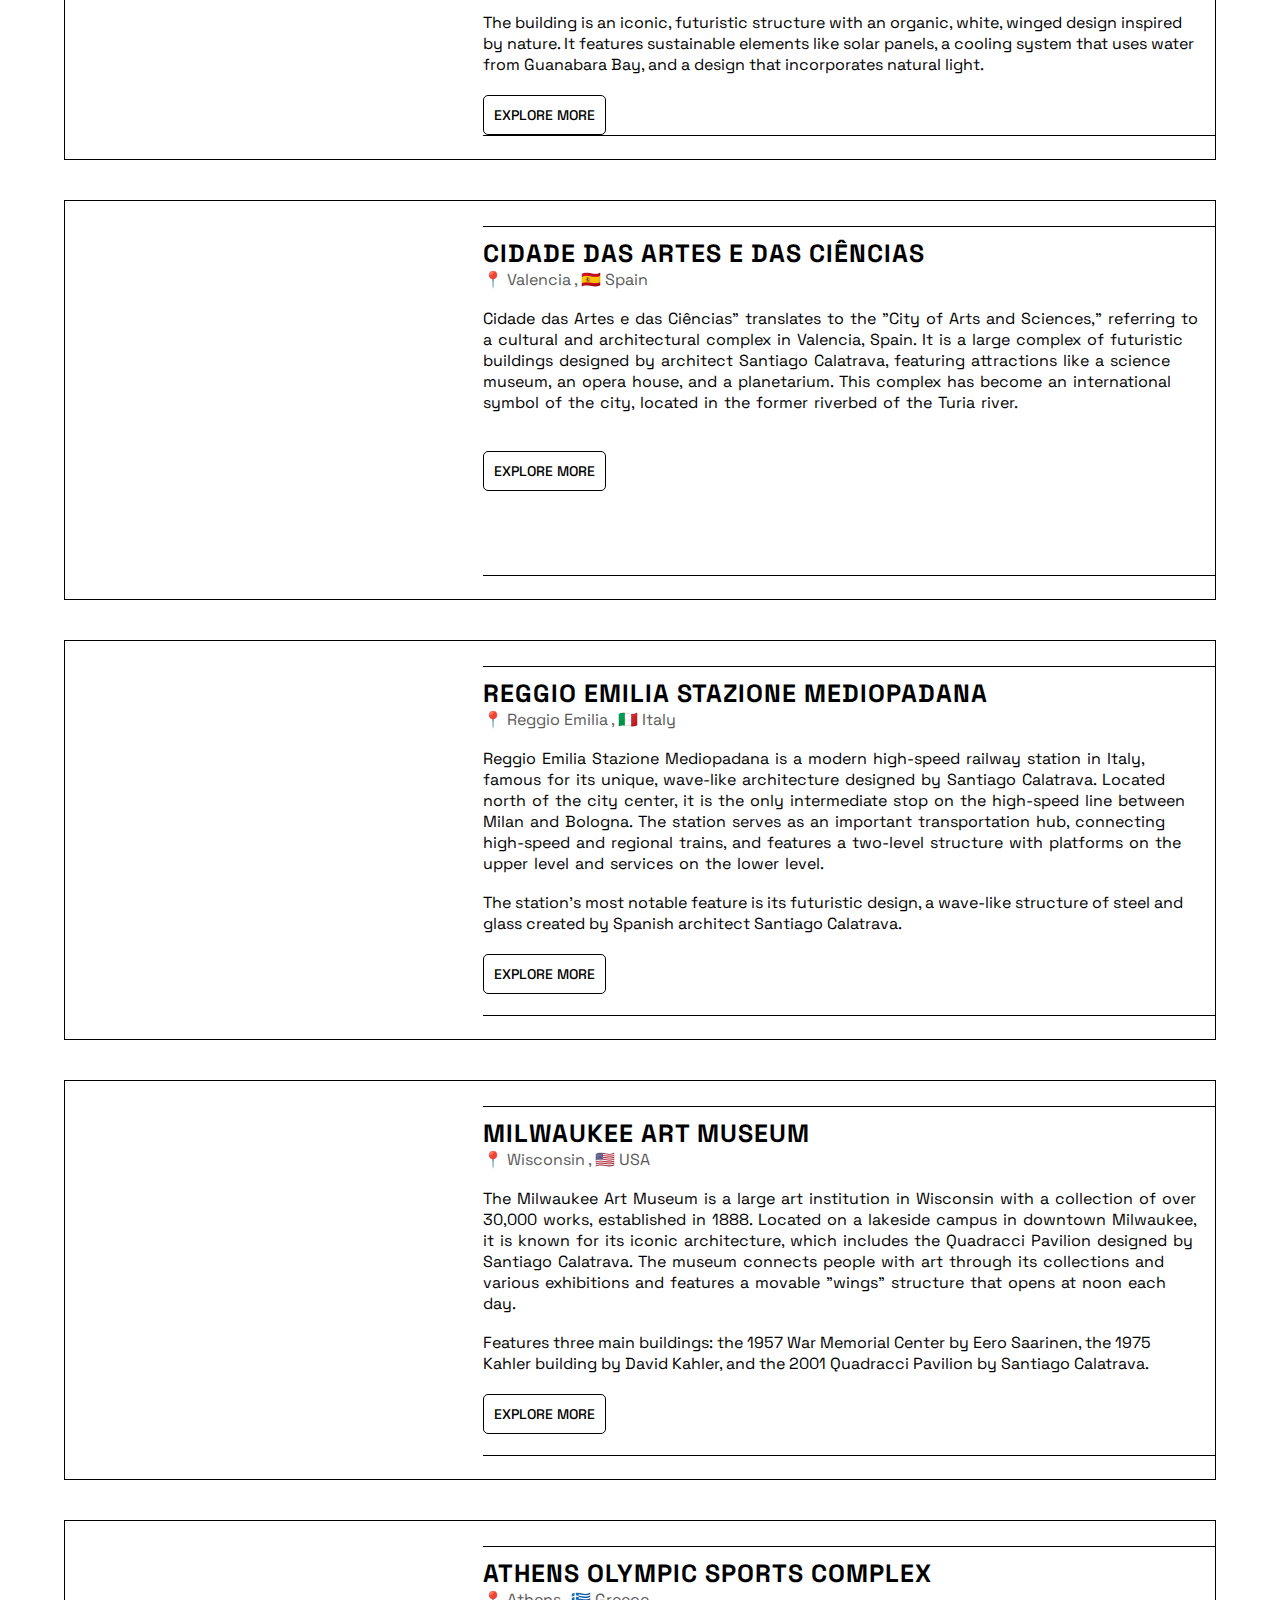
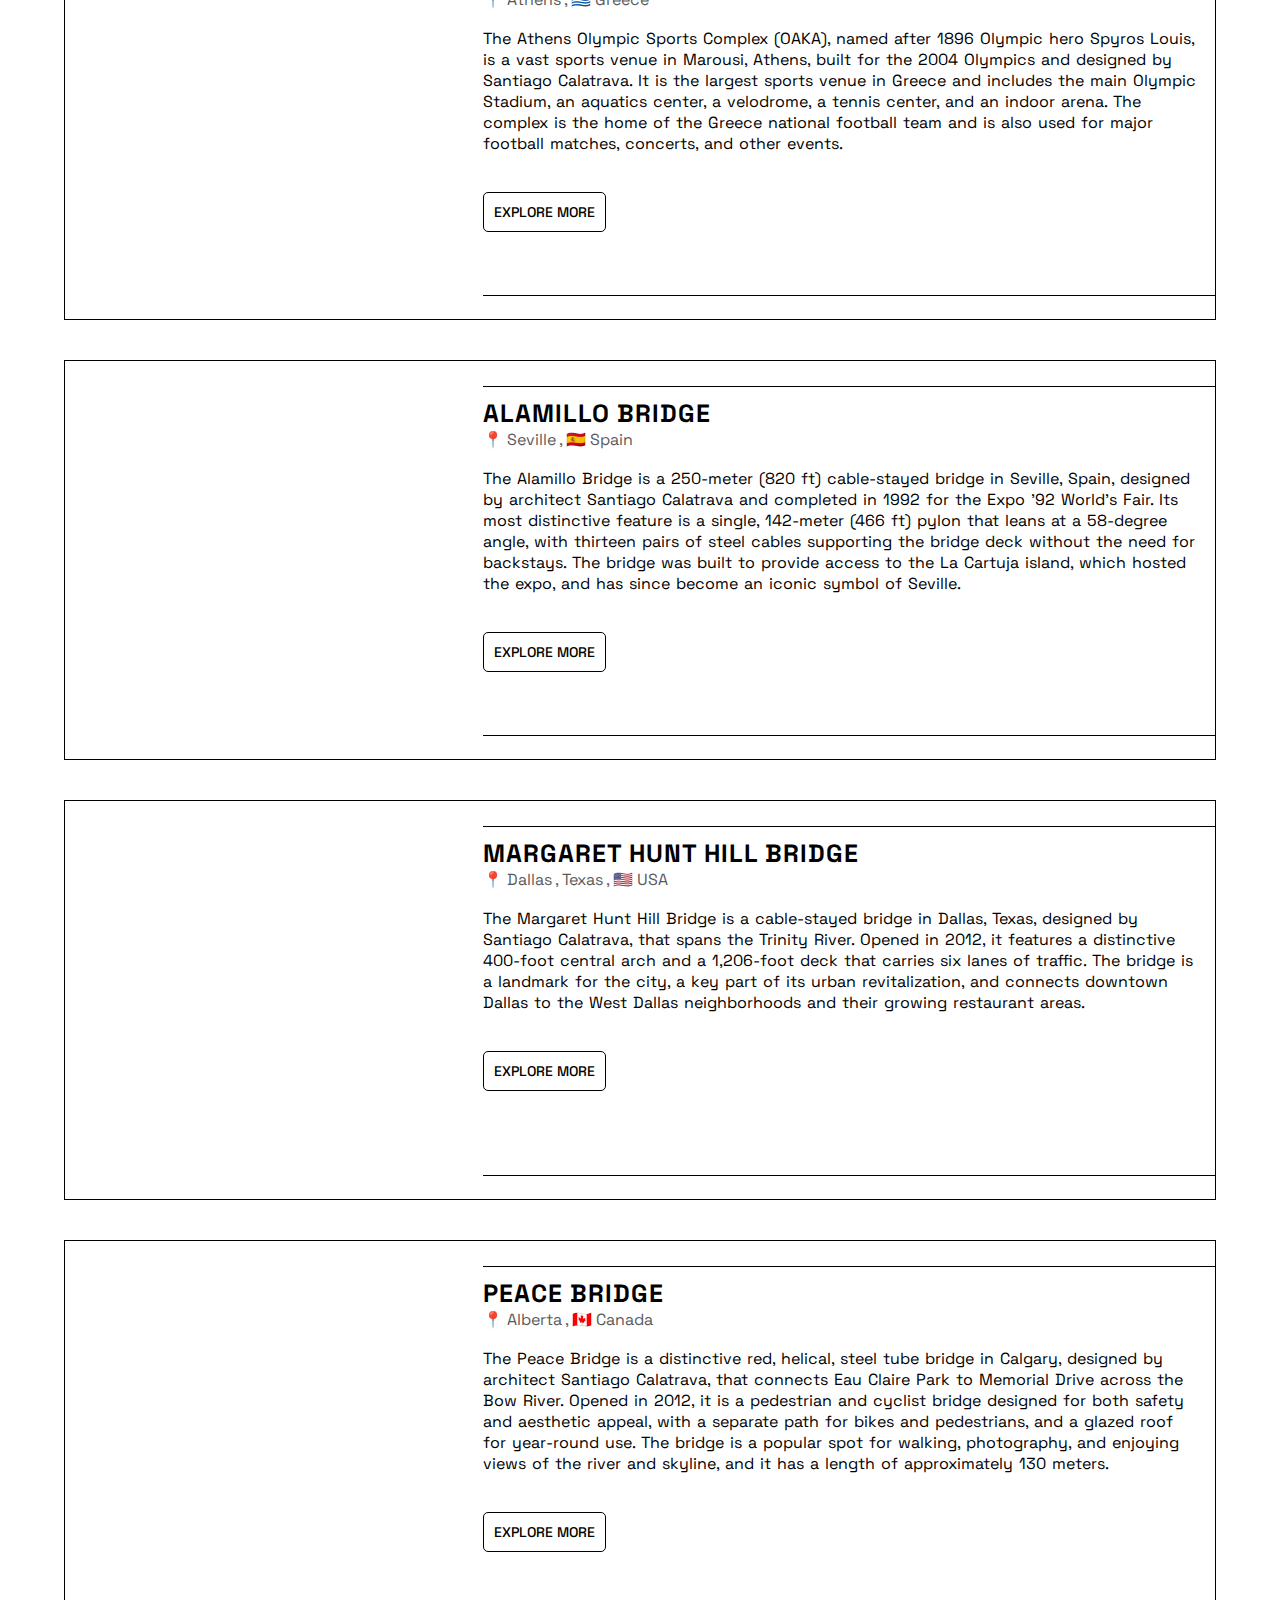
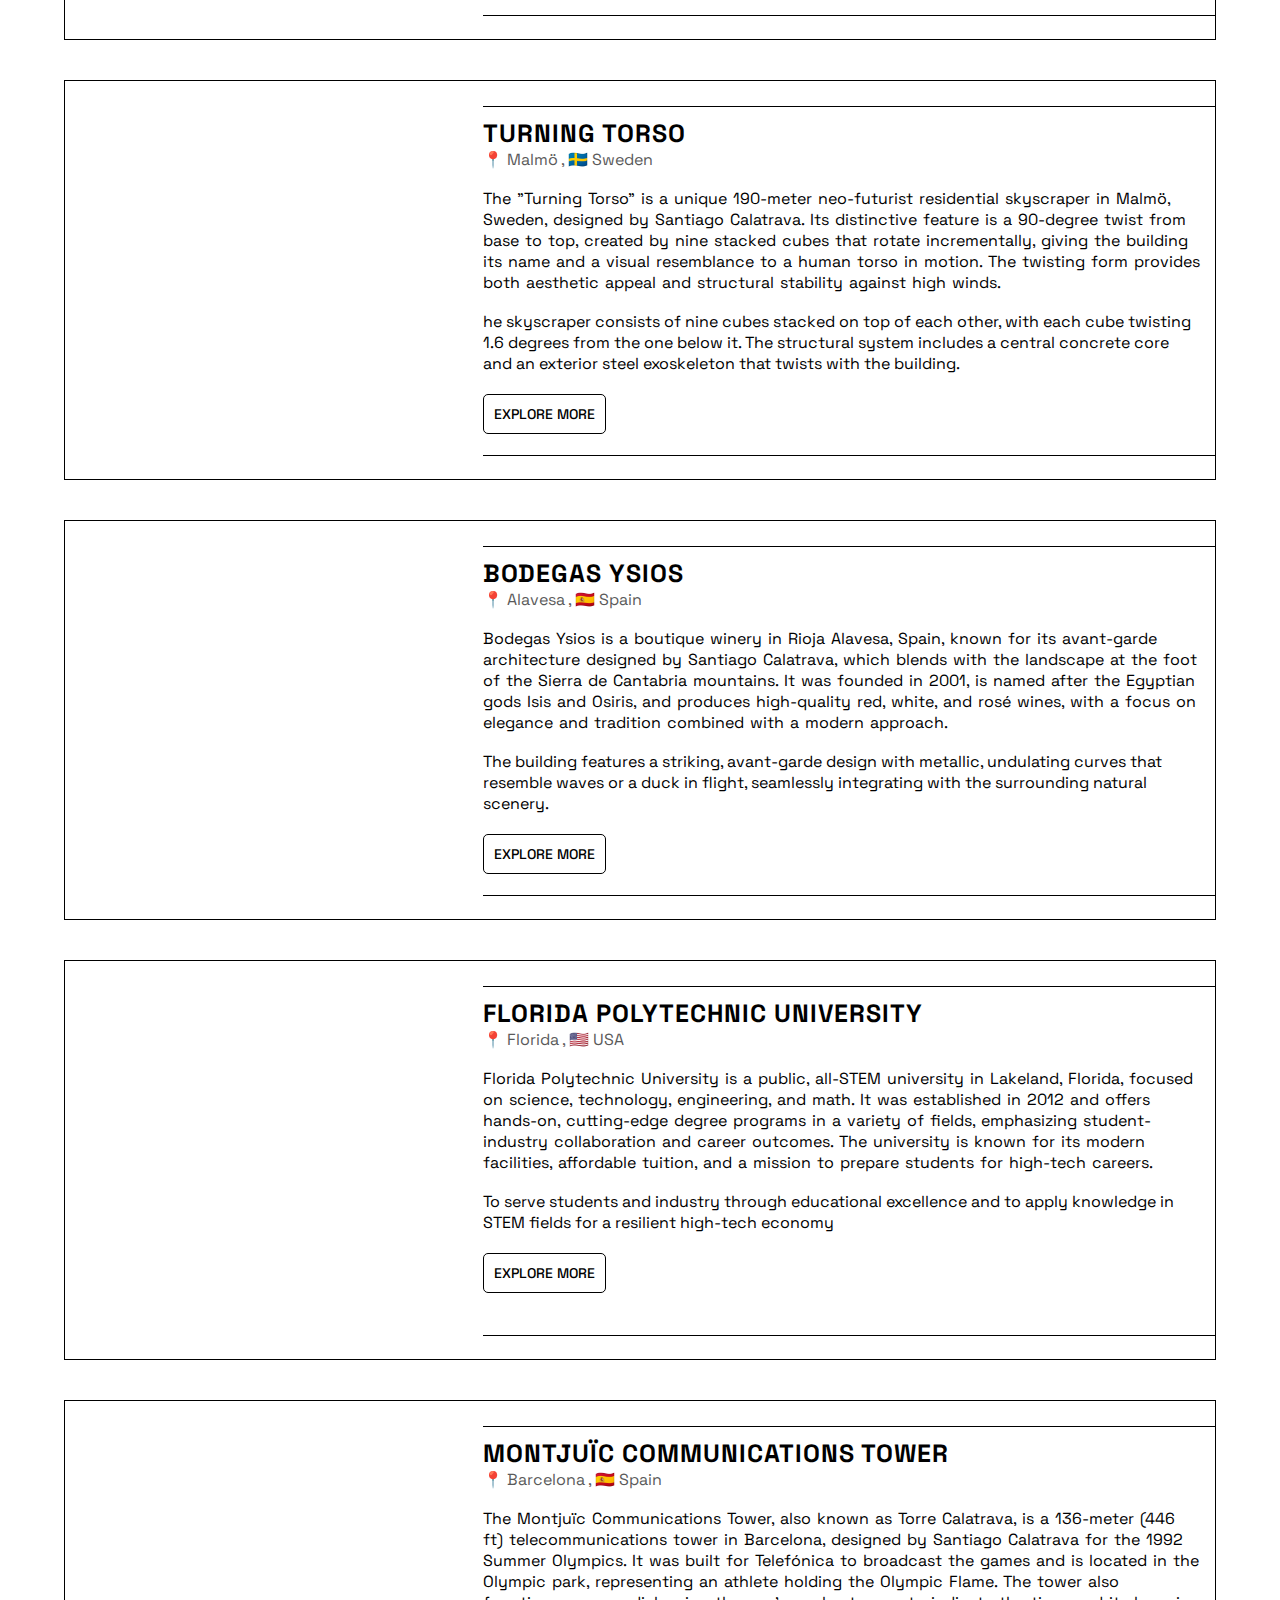
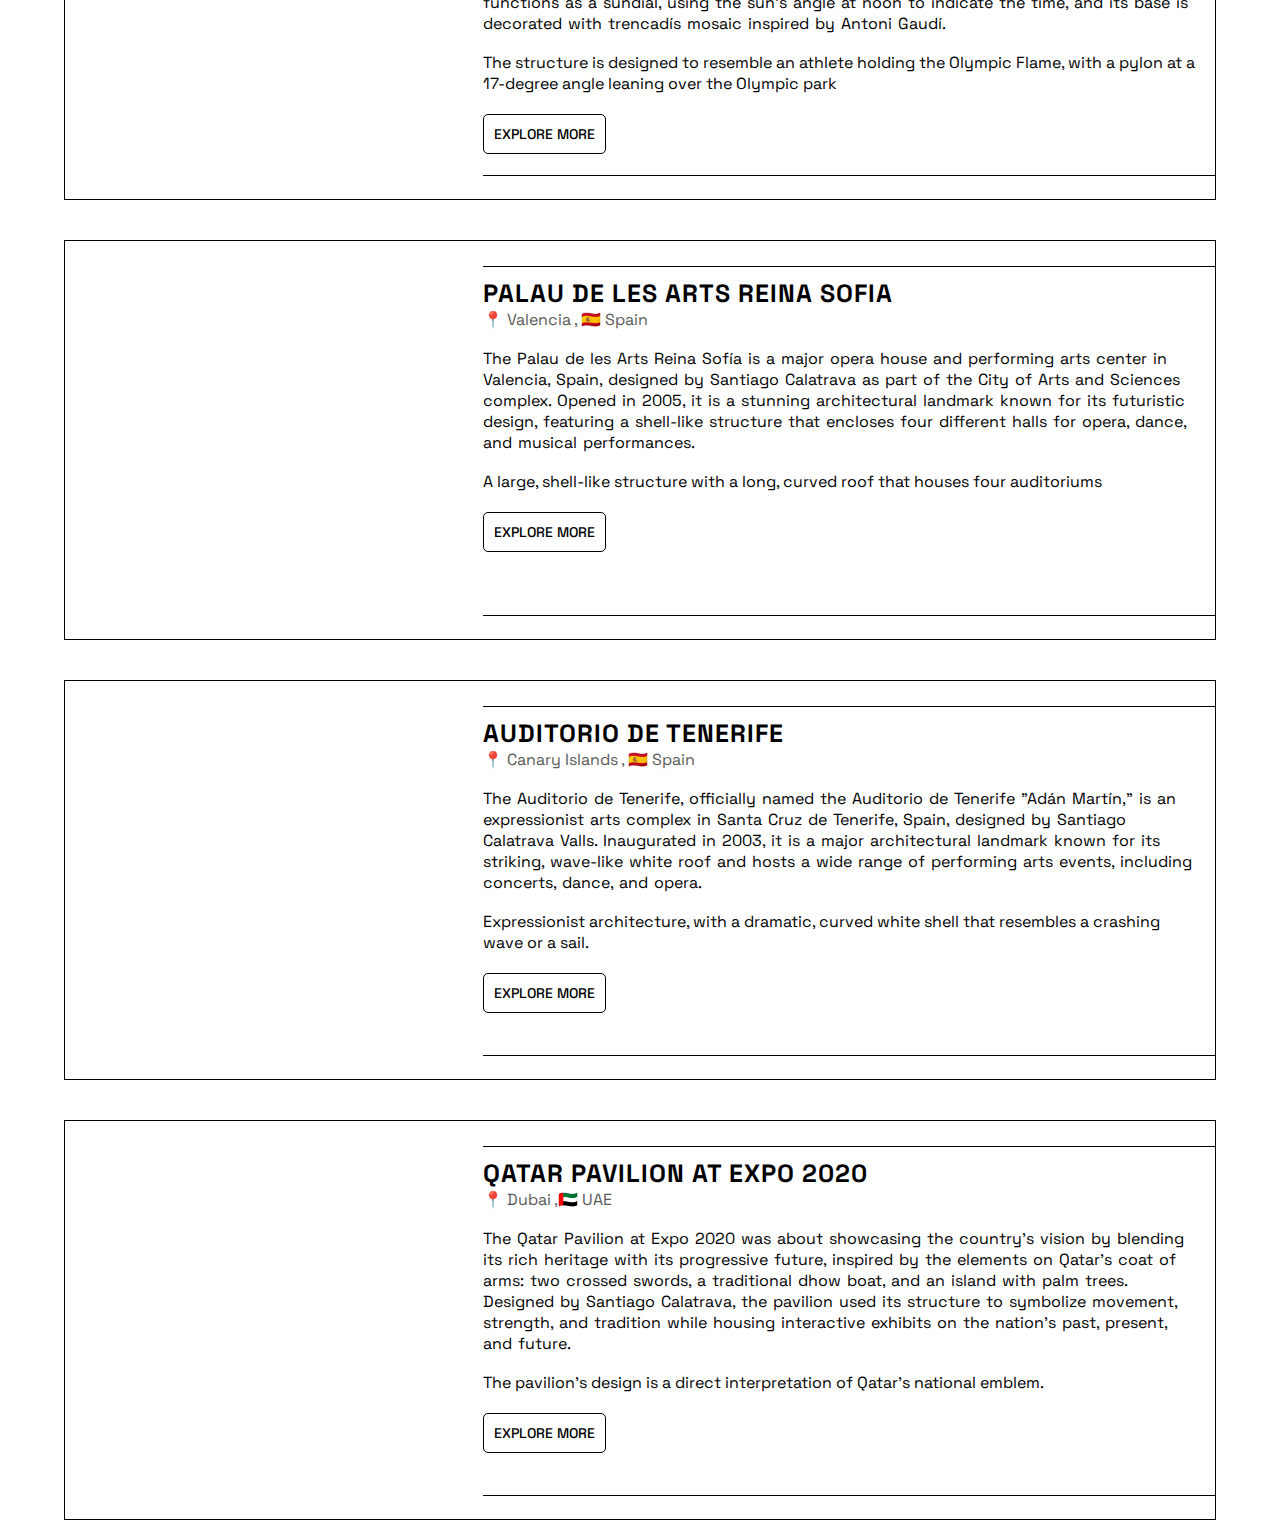
<file: santiago.html>
<!DOCTYPE html>
<html lang="en">
  <head>
    <meta charset="UTF-8" />
    <meta name="viewport" content="width=device-width, initial-scale=1.0" />
    <title>About Santiago Calatrava and his projects</title>
    <link rel="stylesheet" href="santiago.css" />
    <link rel="preconnect" href="https://fonts.googleapis.com" />
    <link rel="preconnect" href="https://fonts.gstatic.com" crossorigin />
    <link
      href="https://fonts.googleapis.com/css2?family=Black+Ops+One&family=Funnel+Sans:ital,wght@0,300..800;1,300..800&family=Inter:ital,opsz,wght@0,14..32,100..900;1,14..32,100..900&family=Michroma&family=Playfair+Display:ital,wght@0,400..900;1,400..900&family=Plus+Jakarta+Sans:ital,wght@0,200..800;1,200..800&family=Pompiere&family=Shojumaru&display=swap"
      rel="stylesheet"
    />
    <link rel="preconnect" href="https://fonts.googleapis.com" />
    <link rel="preconnect" href="https://fonts.gstatic.com" crossorigin />
    <link
      href="https://fonts.googleapis.com/css2?family=Black+Ops+One&family=Funnel+Sans:ital,wght@0,300..800;1,300..800&family=Inter:ital,opsz,wght@0,14..32,100..900;1,14..32,100..900&family=Michroma&family=Playfair+Display:ital,wght@0,400..900;1,400..900&family=Plus+Jakarta+Sans:ital,wght@0,200..800;1,200..800&family=Pompiere&family=Shojumaru&family=Space+Grotesk:wght@300..700&display=swap"
      rel="stylesheet"
    />
  </head>
  <body>
    <div class="back">
      <h1>Santiago Calatrava</h1>
    </div>
    <main>
      <div class="boxes">
        <div class="box">
          <div class="image first"></div>
          <div class="content">
            <h2>world trade center transportation hub</h2>
            <p style="color: rgb(90, 90, 90)">📍 New York , 🇺🇸 USA</p>
            <br />
            <p style="word-spacing: 2px">
              The World Trade Center Transportation Hub, often called the
              Oculus, is a massive transit and shopping center in Lower
              Manhattan designed by Santiago Calatrava. Opened in 2016, it
              connects various transit systems, including the PATH trains, 12
              subway lines, and ferries, to the World Trade Center site, retail,
              and the World Financial Center. The iconic, bird-like structure
              serves as a symbol of hope and renewal and is a major public space
              and tourist destination.
            </p>
            <br />
            <p>
              The centerpiece is a large, white, elliptical structure with steel
              ribs, resembling a dove or a pair of wings, designed to bring in
              natural light.
            </p>
            <a
              href="https://en.wikipedia.org/wiki/World_Trade_Center_station_(PATH)"
              ><button>Explore more</button></a
            >
          </div>
        </div>
        <div class="box">
          <div class="image second"></div>
          <div class="content">
            <h2>musuem of tommorrow</h2>
            <p style="color: rgb(90, 90, 90)">📍 Rio de Janeiro , 🇧🇷 Brazil</p>
            <br />
            <p style="word-spacing: 2px">
              The Museu do Amanhã is the Museum of Tomorrow, a science museum in
              Rio de Janeiro, Brazil, designed by Santiago Calatrava. It uses
              interactive exhibits and immersive audiovisual environments to
              explore the future of humanity and the planet, focusing on
              sustainability and coexistence. Opened in December 2015, it is
              part of Rio's Porto Maravilha redevelopment and is known for its
              innovative architecture, which incorporates sustainable elements
              like solar panels and recycled materials.
            </p>
            <br />
            <p>
              The building is an iconic, futuristic structure with an organic,
              white, winged design inspired by nature. It features sustainable
              elements like solar panels, a cooling system that uses water from
              Guanabara Bay, and a design that incorporates natural light.
            </p>
            <a href="https://en.wikipedia.org/wiki/Museum_of_Tomorrow"
              ><button>Explore more</button></a
            >
          </div>
        </div>
        <div class="box">
          <div class="image three"></div>
          <div class="content">
            <h2>Cidade das Artes e das Ciências</h2>
            <p style="color: rgb(90, 90, 90)">📍 Valencia , 🇪🇸 Spain</p>
            <br />
            <p style="word-spacing: 2px">
              Cidade das Artes e das Ciências" translates to the "City of Arts
              and Sciences," referring to a cultural and architectural complex
              in Valencia, Spain. It is a large complex of futuristic buildings
              designed by architect Santiago Calatrava, featuring attractions
              like a science museum, an opera house, and a planetarium. This
              complex has become an international symbol of the city, located in
              the former riverbed of the Turia river.
            </p>
            <br />
            <p></p>
            <a href="https://en.wikipedia.org/wiki/City_of_Arts_and_Sciences"
              ><button>Explore more</button></a
            >
          </div>
        </div>
        <div class="box">
          <div class="image four"></div>
          <div class="content">
            <h2>reggio emilia stazione mediopadana</h2>
            <p style="color: rgb(90, 90, 90)">📍 Reggio Emilia , 🇮🇹 Italy</p>
            <br />
            <p style="word-spacing: 2px">
              Reggio Emilia Stazione Mediopadana is a modern high-speed railway
              station in Italy, famous for its unique, wave-like architecture
              designed by Santiago Calatrava. Located north of the city center,
              it is the only intermediate stop on the high-speed line between
              Milan and Bologna. The station serves as an important
              transportation hub, connecting high-speed and regional trains, and
              features a two-level structure with platforms on the upper level
              and services on the lower level.
            </p>
            <br />
            <p>
              The station's most notable feature is its futuristic design, a
              wave-like structure of steel and glass created by Spanish
              architect Santiago Calatrava.
            </p>
            <a
              href="https://en.wikipedia.org/wiki/Reggio_Emilia_AV_Mediopadana_railway_station"
              ><button>Explore more</button></a
            >
          </div>
        </div>
        <div class="box">
          <div class="image five"></div>
          <div class="content">
            <h2>milwaukee art museum</h2>
            <p style="color: rgb(90, 90, 90)">📍 Wisconsin , 🇺🇸 USA</p>
            <br />
            <p style="word-spacing: 2px">
              The Milwaukee Art Museum is a large art institution in Wisconsin
              with a collection of over 30,000 works, established in 1888.
              Located on a lakeside campus in downtown Milwaukee, it is known
              for its iconic architecture, which includes the Quadracci Pavilion
              designed by Santiago Calatrava. The museum connects people with
              art through its collections and various exhibitions and features a
              movable "wings" structure that opens at noon each day.
            </p>
            <br />
            <p>
              Features three main buildings: the 1957 War Memorial Center by
              Eero Saarinen, the 1975 Kahler building by David Kahler, and the
              2001 Quadracci Pavilion by Santiago Calatrava.
            </p>
            <a href="https://en.wikipedia.org/wiki/Milwaukee_Art_Museum"
              ><button>Explore more</button></a
            >
          </div>
        </div>
        <div class="box">
          <div class="image six"></div>
          <div class="content">
            <h2>athens olympic sports complex</h2>
            <p style="color: rgb(90, 90, 90)">📍 Athens , 🇬🇷 Greece</p>
            <br />
            <p style="word-spacing: 2px">
              The Athens Olympic Sports Complex (OAKA), named after 1896 Olympic
              hero Spyros Louis, is a vast sports venue in Marousi, Athens,
              built for the 2004 Olympics and designed by Santiago Calatrava. It
              is the largest sports venue in Greece and includes the main
              Olympic Stadium, an aquatics center, a velodrome, a tennis center,
              and an indoor arena. The complex is the home of the Greece
              national football team and is also used for major football
              matches, concerts, and other events.
            </p>
            <br />
            <p></p>
            <a
              href="https://en.wikipedia.org/wiki/Athens_Olympic_Sports_Complex"
              ><button>Explore more</button></a
            >
          </div>
        </div>
        <div class="box">
          <div class="image seven"></div>
          <div class="content">
            <h2>alamillo bridge</h2>
            <p style="color: rgb(90, 90, 90)">📍 Seville , 🇪🇸 Spain</p>
            <br />
            <p style="word-spacing: 2px">
              The Alamillo Bridge is a 250-meter (820 ft) cable-stayed bridge in
              Seville, Spain, designed by architect Santiago Calatrava and
              completed in 1992 for the Expo '92 World's Fair. Its most
              distinctive feature is a single, 142-meter (466 ft) pylon that
              leans at a 58-degree angle, with thirteen pairs of steel cables
              supporting the bridge deck without the need for backstays. The
              bridge was built to provide access to the La Cartuja island, which
              hosted the expo, and has since become an iconic symbol of Seville.
            </p>
            <br />
            <p></p>
            <a href="https://en.wikipedia.org/wiki/Alamillo_Bridge"
              ><button>Explore more</button></a
            >
          </div>
        </div>
        <div class="box">
          <div class="image eight"></div>
          <div class="content">
            <h2>Margaret Hunt Hill Bridge</h2>
            <p style="color: rgb(90, 90, 90)">📍 Dallas , Texas , 🇺🇸 USA</p>
            <br />
            <p style="word-spacing: 2px">
              The Margaret Hunt Hill Bridge is a cable-stayed bridge in Dallas,
              Texas, designed by Santiago Calatrava, that spans the Trinity
              River. Opened in 2012, it features a distinctive 400-foot central
              arch and a 1,206-foot deck that carries six lanes of traffic. The
              bridge is a landmark for the city, a key part of its urban
              revitalization, and connects downtown Dallas to the West Dallas
              neighborhoods and their growing restaurant areas.
            </p>
            <br />
            <p></p>
            <a href="https://en.wikipedia.org/wiki/Margaret_Hunt_Hill_Bridge"
              ><button>Explore more</button></a
            >
          </div>
        </div>
        <div class="box">
          <div class="image nine"></div>
          <div class="content">
            <h2>peace bridge</h2>
            <p style="color: rgb(90, 90, 90)">📍 Alberta , 🇨🇦 Canada</p>
            <br />
            <p style="word-spacing: 2px">
              The Peace Bridge is a distinctive red, helical, steel tube bridge
              in Calgary, designed by architect Santiago Calatrava, that
              connects Eau Claire Park to Memorial Drive across the Bow River.
              Opened in 2012, it is a pedestrian and cyclist bridge designed for
              both safety and aesthetic appeal, with a separate path for bikes
              and pedestrians, and a glazed roof for year-round use. The bridge
              is a popular spot for walking, photography, and enjoying views of
              the river and skyline, and it has a length of approximately 130
              meters.
            </p>
            <br />
            <p></p>
            <a href="https://en.wikipedia.org/wiki/Peace_Bridge_(Calgary)"
              ><button>Explore more</button></a
            >
          </div>
        </div>
        <div class="box">
          <div class="image ten"></div>
          <div class="content">
            <h2>turning torso</h2>
            <p style="color: rgb(90, 90, 90)">📍 Malmö , 🇸🇪 Sweden</p>
            <br />
            <p style="word-spacing: 2px">
              The "Turning Torso" is a unique 190-meter neo-futurist residential
              skyscraper in Malmö, Sweden, designed by Santiago Calatrava. Its
              distinctive feature is a 90-degree twist from base to top, created
              by nine stacked cubes that rotate incrementally, giving the
              building its name and a visual resemblance to a human torso in
              motion. The twisting form provides both aesthetic appeal and
              structural stability against high winds.
            </p>
            <br />
            <p>
              he skyscraper consists of nine cubes stacked on top of each other,
              with each cube twisting 1.6 degrees from the one below it. The
              structural system includes a central concrete core and an exterior
              steel exoskeleton that twists with the building.
            </p>
            <a href="https://en.wikipedia.org/wiki/Turning_Torso"
              ><button>Explore more</button></a
            >
          </div>
        </div>
        <div class="box">
          <div class="image eleven"></div>
          <div class="content">
            <h2>bodegas ysios</h2>
            <p style="color: rgb(90, 90, 90)">📍 Alavesa , 🇪🇸 Spain</p>
            <br />
            <p style="word-spacing: 2px">
              Bodegas Ysios is a boutique winery in Rioja Alavesa, Spain, known
              for its avant-garde architecture designed by Santiago Calatrava,
              which blends with the landscape at the foot of the Sierra de
              Cantabria mountains. It was founded in 2001, is named after the
              Egyptian gods Isis and Osiris, and produces high-quality red,
              white, and rosé wines, with a focus on elegance and tradition
              combined with a modern approach.
            </p>
            <br />
            <p>
              The building features a striking, avant-garde design with
              metallic, undulating curves that resemble waves or a duck in
              flight, seamlessly integrating with the surrounding natural
              scenery.
            </p>
            <a href="https://es.wikipedia.org/wiki/Bodegas_Ysios"
              ><button>Explore more</button></a
            >
          </div>
        </div>
        <div class="box">
          <div class="image twelve"></div>
          <div class="content">
            <h2>florida polytechnic university</h2>
            <p style="color: rgb(90, 90, 90)">📍 Florida , 🇺🇸 USA</p>
            <br />
            <p style="word-spacing: 2px">
              Florida Polytechnic University is a public, all-STEM university in
              Lakeland, Florida, focused on science, technology, engineering,
              and math. It was established in 2012 and offers hands-on,
              cutting-edge degree programs in a variety of fields, emphasizing
              student-industry collaboration and career outcomes. The university
              is known for its modern facilities, affordable tuition, and a
              mission to prepare students for high-tech careers.
            </p>
            <br />
            <p>
              To serve students and industry through educational excellence and
              to apply knowledge in STEM fields for a resilient high-tech
              economy
            </p>
            <a
              href="https://en.wikipedia.org/wiki/Florida_Polytechnic_University"
              ><button>Explore more</button></a
            >
          </div>
        </div>
        <div class="box">
          <div class="image thirteen"></div>
          <div class="content">
            <h2>montjuïc communications tower</h2>
            <p style="color: rgb(90, 90, 90)">📍 Barcelona , 🇪🇸 Spain</p>
            <br />
            <p style="word-spacing: 2px">
              The Montjuïc Communications Tower, also known as Torre Calatrava,
              is a 136-meter (446 ft) telecommunications tower in Barcelona,
              designed by Santiago Calatrava for the 1992 Summer Olympics. It
              was built for Telefónica to broadcast the games and is located in
              the Olympic park, representing an athlete holding the Olympic
              Flame. The tower also functions as a sundial, using the sun's
              angle at noon to indicate the time, and its base is decorated with
              trencadís mosaic inspired by Antoni Gaudí.
            </p>
            <br />
            <p>
              The structure is designed to resemble an athlete holding the
              Olympic Flame, with a pylon at a 17-degree angle leaning over the
              Olympic park
            </p>
            <a
              href="https://en.wikipedia.org/wiki/Montju%C3%AFc_Communications_Tower"
              ><button>Explore more</button></a
            >
          </div>
        </div>
        <div class="box">
          <div class="image fourteen"></div>
          <div class="content">
            <h2>Palau de les Arts Reina Sofia</h2>
            <p style="color: rgb(90, 90, 90)">📍 Valencia , 🇪🇸 Spain</p>
            <br />
            <p style="word-spacing: 2px">
              The Palau de les Arts Reina Sofía is a major opera house and
              performing arts center in Valencia, Spain, designed by Santiago
              Calatrava as part of the City of Arts and Sciences complex. Opened
              in 2005, it is a stunning architectural landmark known for its
              futuristic design, featuring a shell-like structure that encloses
              four different halls for opera, dance, and musical performances.
            </p>
            <br />
            <p>
              A large, shell-like structure with a long, curved roof that houses
              four auditoriums
            </p>
            <a
              href="https://en.wikipedia.org/wiki/Palau_de_les_Arts_Reina_Sof%C3%ADa"
              ><button>Explore more</button></a
            >
          </div>
        </div>
        <div class="box">
          <div class="image fifteen"></div>
          <div class="content">
            <h2>Auditorio de Tenerife</h2>
            <p style="color: rgb(90, 90, 90)">📍 Canary Islands , 🇪🇸 Spain</p>
            <br />
            <p style="word-spacing: 2px">The Auditorio de Tenerife, officially named the Auditorio de Tenerife "Adán Martín," is an expressionist arts complex in Santa Cruz de Tenerife, Spain, designed by Santiago Calatrava Valls. Inaugurated in 2003, it is a major architectural landmark known for its striking, wave-like white roof and hosts a wide range of performing arts events, including concerts, dance, and opera. </p>
            <br />
            <p> Expressionist architecture, with a dramatic, curved white shell that resembles a crashing wave or a sail.</p>
            <a
              href="https://en.wikipedia.org/wiki/Auditorio_de_Tenerife"
              ><button>Explore more</button></a
            >
          </div>
        </div>
        <div class="box">
          <div class="image sixteen"></div>
          <div class="content">
            <h2>qatar pavilion at expo 2020</h2>
            <p style="color: rgb(90, 90, 90)">📍 Dubai ,🇦🇪 UAE</p>
            <br />
            <p style="word-spacing: 2px">The Qatar Pavilion at Expo 2020 was about showcasing the country's vision by blending its rich heritage with its progressive future, inspired by the elements on Qatar's coat of arms: two crossed swords, a traditional dhow boat, and an island with palm trees. Designed by Santiago Calatrava, the pavilion used its structure to symbolize movement, strength, and tradition while housing interactive exhibits on the nation's past, present, and future. </p>
            <br />
            <p>The pavilion's design is a direct interpretation of Qatar's national emblem.</p>
            <a
              href="https://en.wikipedia.org/wiki/Expo_2020_pavilions"
              ><button>Explore more</button></a
            >
          </div>
        </div>
        
      </div>
    </main>
  </body>
</html>
</file>
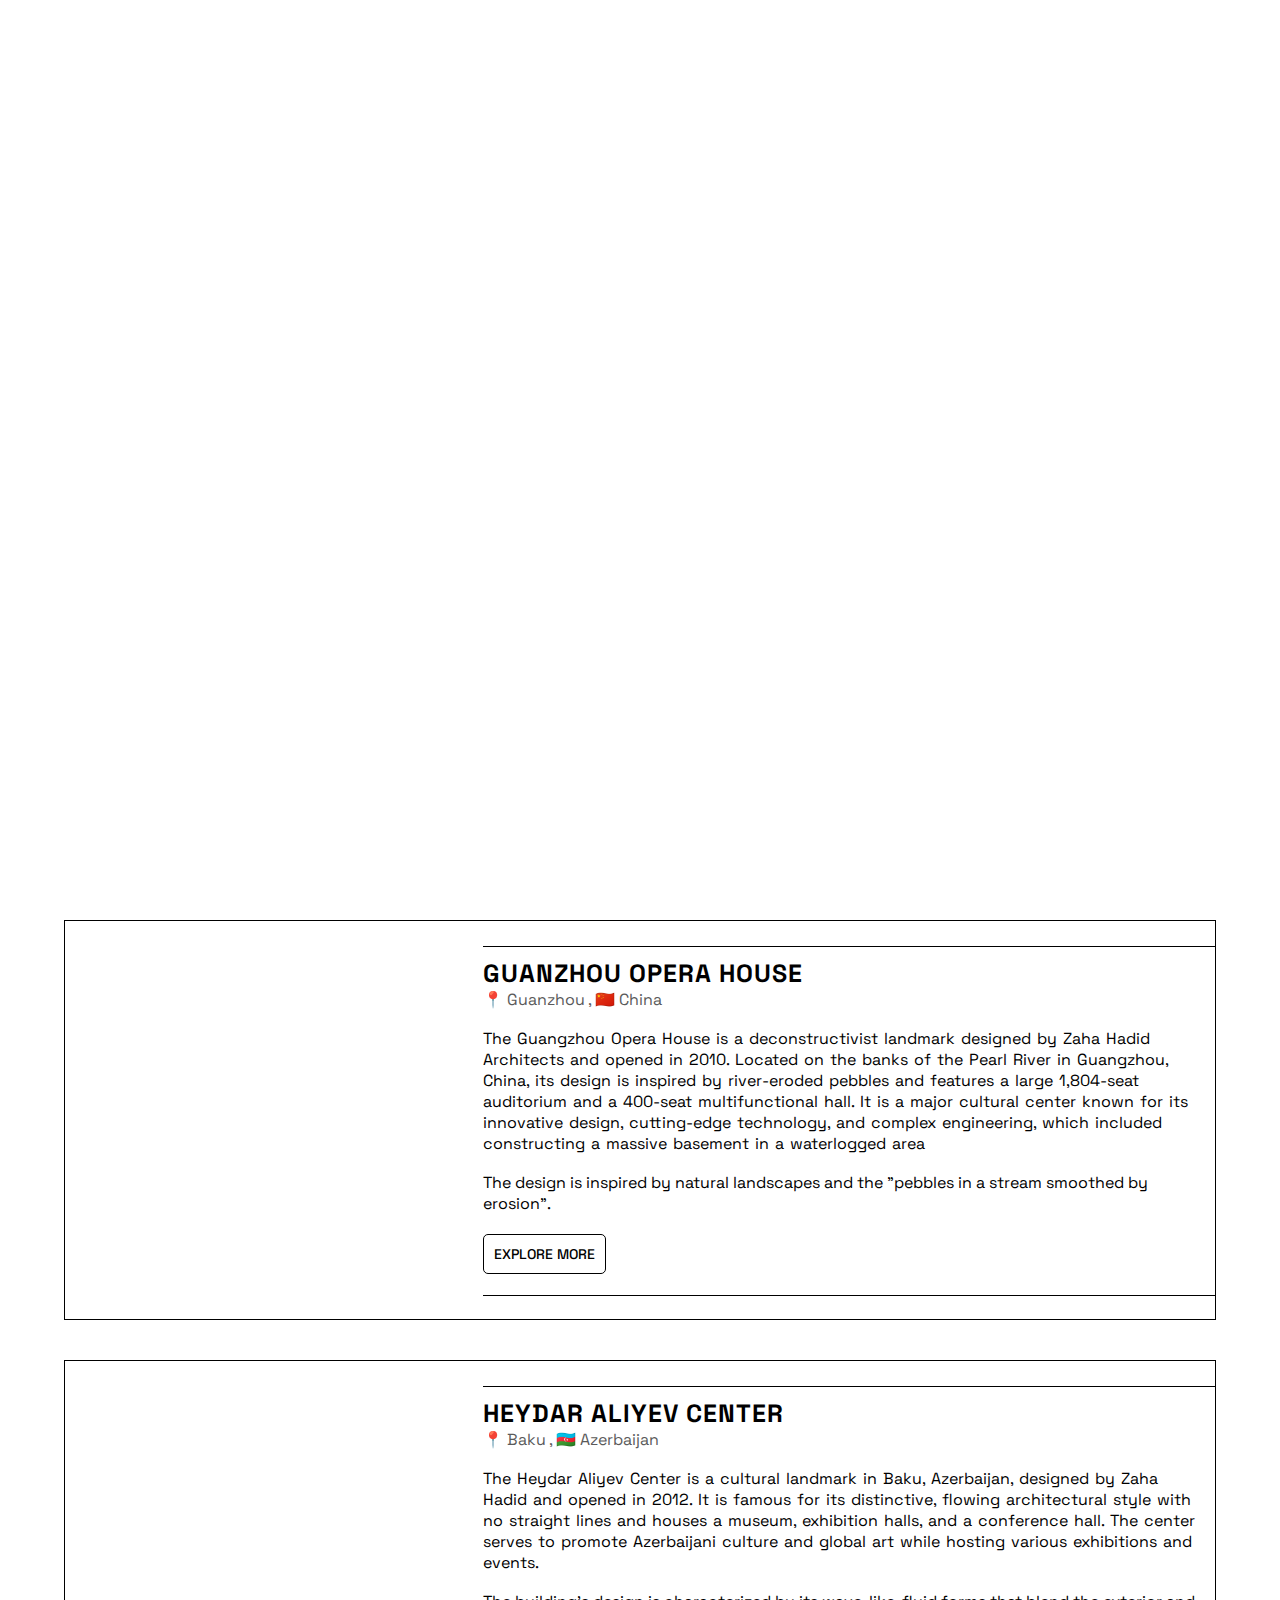
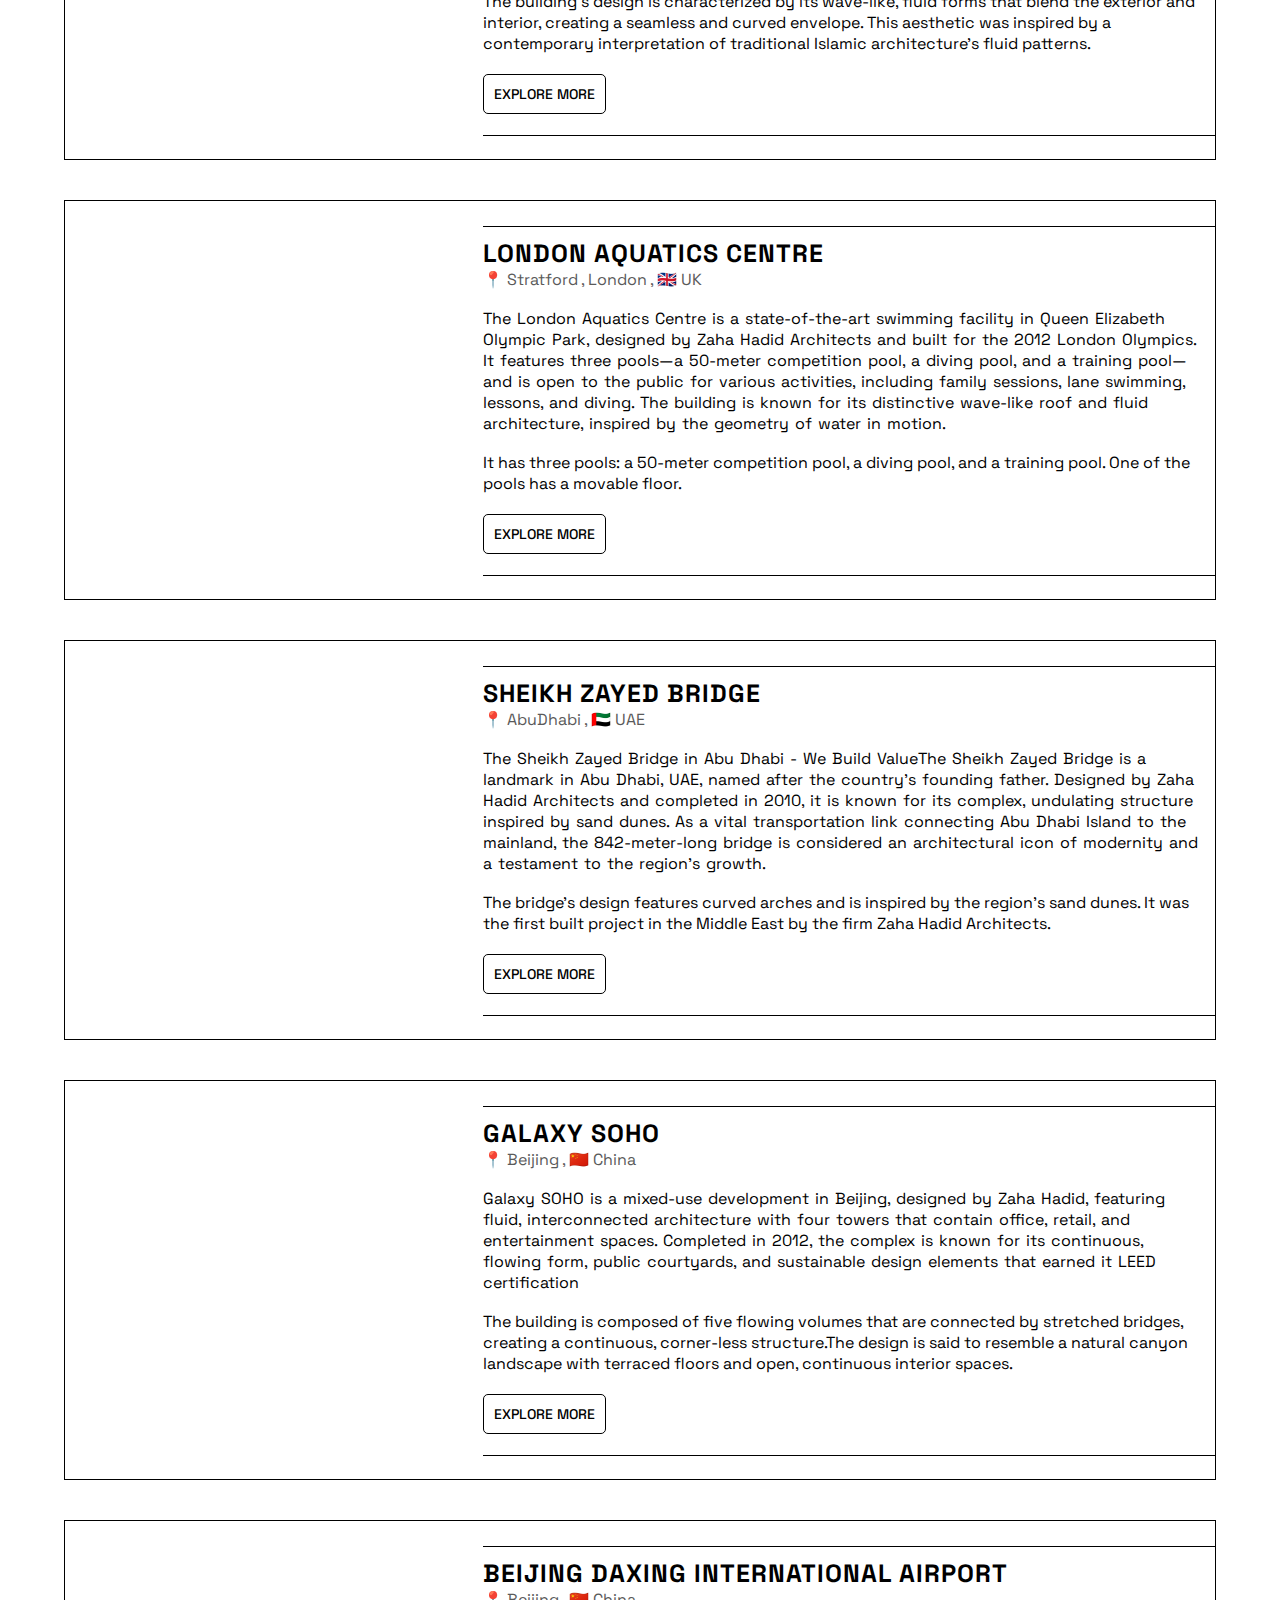
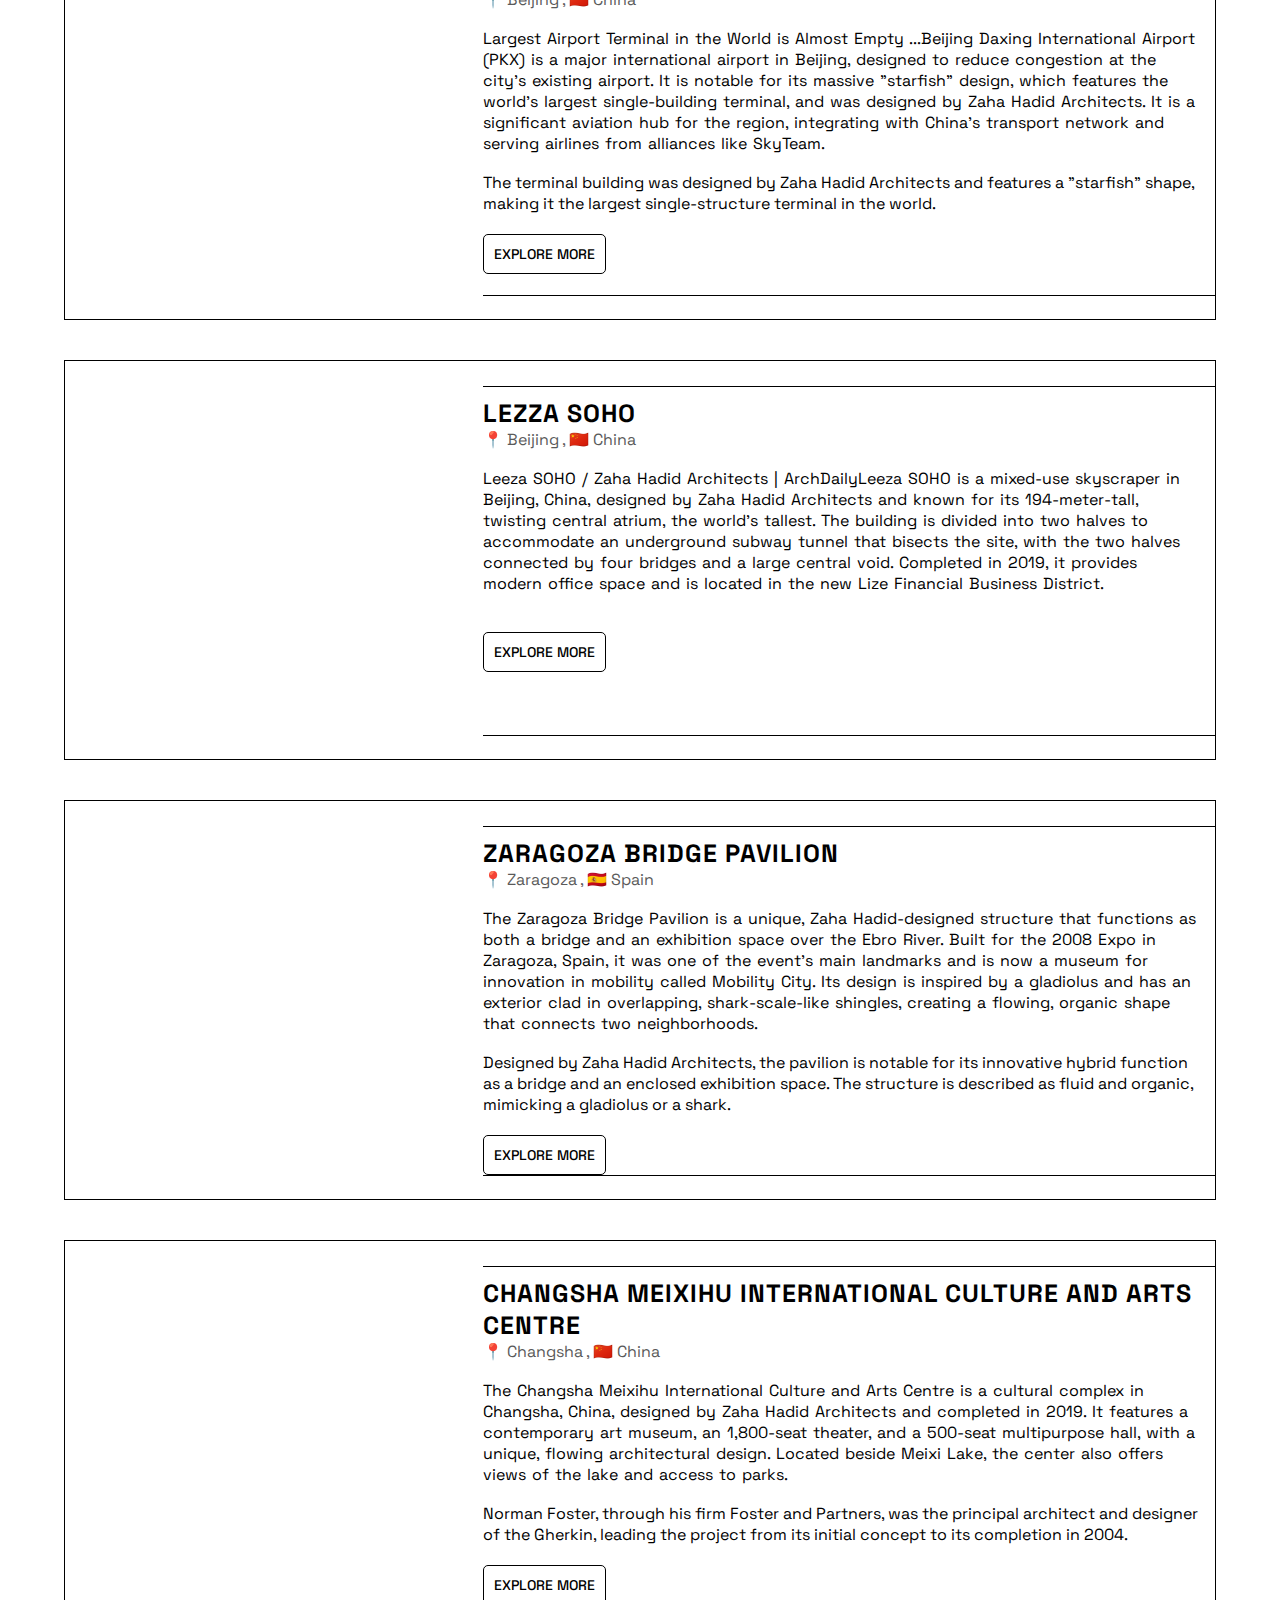
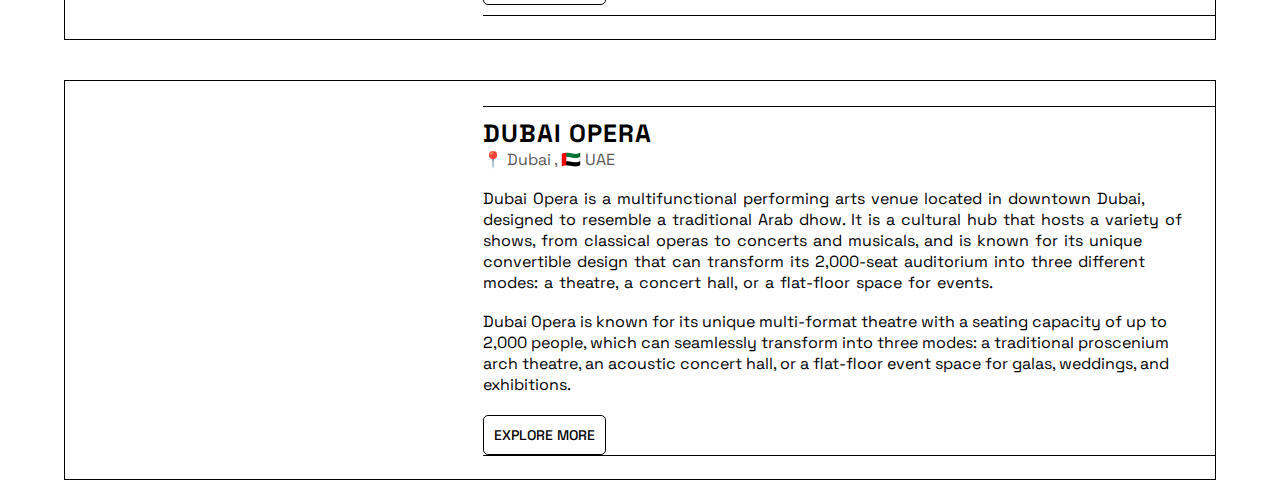
<file: zaha.html>
<!DOCTYPE html>
<html lang="en">
  <head>
    <meta charset="UTF-8" />
    <meta name="viewport" content="width=device-width, initial-scale=1.0" />
    <title>About Zaha Hadid and projects</title>
    <link rel="stylesheet" href="zaha.css" />
    <link rel="preconnect" href="https://fonts.googleapis.com" />
    <link rel="preconnect" href="https://fonts.gstatic.com" crossorigin />
    <link
      href="https://fonts.googleapis.com/css2?family=Black+Ops+One&family=Funnel+Sans:ital,wght@0,300..800;1,300..800&family=Inter:ital,opsz,wght@0,14..32,100..900;1,14..32,100..900&family=Michroma&family=Playfair+Display:ital,wght@0,400..900;1,400..900&family=Plus+Jakarta+Sans:ital,wght@0,200..800;1,200..800&family=Pompiere&family=Shojumaru&display=swap"
      rel="stylesheet"
    />
    <link rel="preconnect" href="https://fonts.googleapis.com" />
    <link rel="preconnect" href="https://fonts.gstatic.com" crossorigin />
    <link
      href="https://fonts.googleapis.com/css2?family=Black+Ops+One&family=Funnel+Sans:ital,wght@0,300..800;1,300..800&family=Inter:ital,opsz,wght@0,14..32,100..900;1,14..32,100..900&family=Michroma&family=Playfair+Display:ital,wght@0,400..900;1,400..900&family=Plus+Jakarta+Sans:ital,wght@0,200..800;1,200..800&family=Pompiere&family=Shojumaru&family=Space+Grotesk:wght@300..700&display=swap"
      rel="stylesheet"
    />
  </head>
  <body>
    <div class="back">
      <h1>zaha Hadid</h1>
    </div>
    <main>
      <div class="boxes">
        <div class="box">
          <div class="image first"></div>
          <div class="content">
            <h2>Guanzhou Opera House</h2>
            <p style="color: rgb(90, 90, 90)">📍 Guanzhou , 🇨🇳 China</p>
            <br />
            <p style="word-spacing: 2px">
              The Guangzhou Opera House is a deconstructivist landmark designed by Zaha Hadid Architects and opened in 2010. Located on the banks of the Pearl River in Guangzhou, China, its design is inspired by river-eroded pebbles and features a large 1,804-seat auditorium and a 400-seat multifunctional hall. It is a major cultural center known for its innovative design, cutting-edge technology, and complex engineering, which included constructing a massive basement in a waterlogged area
            </p>
            <br />
            <p>
              The design is inspired by natural landscapes and the "pebbles in a stream smoothed by erosion".
            </p>
            <a href="https://en.wikipedia.org/wiki/Guangzhou_Opera_House"
              ><button>Explore more</button></a
            >
          </div>
        </div>
        <div class="box">
          <div class="image second"></div>
          <div class="content">
            <h2>Heydar Aliyev Center</h2>
            <p style="color: rgb(90, 90, 90)">📍 Baku , 🇦🇿 Azerbaijan</p>
            <br />
            <p style="word-spacing: 2px">
              The Heydar Aliyev Center is a cultural landmark in Baku, Azerbaijan, designed by Zaha Hadid and opened in 2012. It is famous for its distinctive, flowing architectural style with no straight lines and houses a museum, exhibition halls, and a conference hall. The center serves to promote Azerbaijani culture and global art while hosting various exhibitions and events. 
            </p>
            <br />
            <p>
              The building's design is characterized by its wave-like, fluid forms that blend the exterior and interior, creating a seamless and curved envelope. This aesthetic was inspired by a contemporary interpretation of traditional Islamic architecture's fluid patterns.
            </p>
            <a href="https://en.wikipedia.org/wiki/Heydar_Aliyev_Center"
              ><button>Explore more</button></a
            >
          </div>
        </div>
        <div class="box">
          <div class="image third"></div>
          <div class="content">
            <h2>London Aquatics Centre</h2>
            <p style="color: rgb(90, 90, 90)">📍 Stratford , London , 🇬🇧 UK</p>
            <br />
            <p style="word-spacing: 2px">
              The London Aquatics Centre is a state-of-the-art swimming facility in Queen Elizabeth Olympic Park, designed by Zaha Hadid Architects and built for the 2012 London Olympics. It features three pools—a 50-meter competition pool, a diving pool, and a training pool—and is open to the public for various activities, including family sessions, lane swimming, lessons, and diving. The building is known for its distinctive wave-like roof and fluid architecture, inspired by the geometry of water in motion. 
            </p>
            <br />
            <p>
              It has three pools: a 50-meter competition pool, a diving pool, and a training pool. One of the pools has a movable floor.
            </p>
            <a href="https://en.wikipedia.org/wiki/London_Aquatics_Centre"
              ><button>Explore more</button></a
            >
          </div>
        </div>
        <div class="box">
          <div class="image four"></div>
          <div class="content">
            <h2>Sheikh Zayed Bridge</h2>
            <p style="color: rgb(90, 90, 90)">📍 AbuDhabi , 🇦🇪 UAE</p>
            <br />
            <p style="word-spacing: 2px">
              The Sheikh Zayed Bridge in Abu Dhabi - We Build ValueThe Sheikh Zayed Bridge is a landmark in Abu Dhabi, UAE, named after the country's founding father. Designed by Zaha Hadid Architects and completed in 2010, it is known for its complex, undulating structure inspired by sand dunes. As a vital transportation link connecting Abu Dhabi Island to the mainland, the 842-meter-long bridge is considered an architectural icon of modernity and a testament to the region's growth. 
            </p>
            <br />
            <p>
              The bridge's design features curved arches and is inspired by the region's sand dunes. It was the first built project in the Middle East by the firm Zaha Hadid Architects.
            </p>
            <a href="https://en.wikipedia.org/?title=Sheikh_Zayed_Bridge&redirect=no"
              ><button>Explore more</button></a
            >
          </div>
        </div>
        <div class="box">
          <div class="image five"></div>
          <div class="content">
            <h2>Galaxy SOHO</h2>
            <p style="color: rgb(90, 90, 90)">📍 Beijing , 🇨🇳 China</p>
            <br />
            <p style="word-spacing: 2px">
              Galaxy SOHO is a mixed-use development in Beijing, designed by Zaha Hadid, featuring fluid, interconnected architecture with four towers that contain office, retail, and entertainment spaces. Completed in 2012, the complex is known for its continuous, flowing form, public courtyards, and sustainable design elements that earned it LEED certification
            </p>
            <br />
            <p>
               The building is composed of five flowing volumes that are connected by stretched bridges, creating a continuous, corner-less structure.The design is said to resemble a natural canyon landscape with terraced floors and open, continuous interior spaces. 
            </p>
            <a href="https://en.wikipedia.org/wiki/Galaxy_SOHO"
              ><button>Explore more</button></a
            >
          </div>
        </div>
        <div class="box">
          <div class="image six"></div>
          <div class="content">
            <h2>Beijing Daxing International Airport</h2>
            <p style="color: rgb(90, 90, 90)">📍 Beijing , 🇨🇳 China</p>
            <br />
            <p style="word-spacing: 2px">
              Largest Airport Terminal in the World is Almost Empty ...Beijing Daxing International Airport (PKX) is a major international airport in Beijing, designed to reduce congestion at the city's existing airport. It is notable for its massive "starfish" design, which features the world's largest single-building terminal, and was designed by Zaha Hadid Architects. It is a significant aviation hub for the region, integrating with China's transport network and serving airlines from alliances like SkyTeam. 
            </p>
            <br />
            <p>
             The terminal building was designed by Zaha Hadid Architects and features a "starfish" shape, making it the largest single-structure terminal in the world.
            </p>
            <a href="https://en.wikipedia.org/wiki/Beijing_Daxing_International_Airport"
              ><button>Explore more</button></a
            >
          </div>
        </div>
        <div class="box">
          <div class="image seven"></div>
          <div class="content">
            <h2>Lezza soho</h2>
            <p style="color: rgb(90, 90, 90)">📍 Beijing , 🇨🇳 China</p>
            <br />
            <p style="word-spacing: 2px">
              Leeza SOHO / Zaha Hadid Architects | ArchDailyLeeza SOHO is a mixed-use skyscraper in Beijing, China, designed by Zaha Hadid Architects and known for its 194-meter-tall, twisting central atrium, the world's tallest. The building is divided into two halves to accommodate an underground subway tunnel that bisects the site, with the two halves connected by four bridges and a large central void. Completed in 2019, it provides modern office space and is located in the new Lize Financial Business District. 

            </p>
            <br />
            <p>
              
            </p>
            <a href="https://en.wikipedia.org/wiki/Leeza_SOHO"
              ><button>Explore more</button></a
            >
          </div>
        </div>
        <div class="box">
          <div class="image eight"></div>
          <div class="content">
            <h2>Zaragoza Bridge Pavilion</h2>
            <p style="color: rgb(90, 90, 90)">📍 Zaragoza , 🇪🇸 Spain
            </p>
            <br />
            <p style="word-spacing: 2px">
              The Zaragoza Bridge Pavilion is a unique, Zaha Hadid-designed structure that functions as both a bridge and an exhibition space over the Ebro River. Built for the 2008 Expo in Zaragoza, Spain, it was one of the event's main landmarks and is now a museum for innovation in mobility called Mobility City. Its design is inspired by a gladiolus and has an exterior clad in overlapping, shark-scale-like shingles, creating a flowing, organic shape that connects two neighborhoods. 
            </p>
            <br />
            <p>
              Designed by Zaha Hadid Architects, the pavilion is notable for its innovative hybrid function as a bridge and an enclosed exhibition space. The structure is described as fluid and organic, mimicking a gladiolus or a shark.
            </p>
            <a href="https://en.wikipedia.org/wiki/Bridge_Pavilion"
              ><button>Explore more</button></a
            >
          </div>
        </div>
        <div class="box">
          <div class="image nine"></div>
          <div class="content">
            <h2>Changsha Meixihu International Culture and Arts Centre</h2>
            <p style="color: rgb(90, 90, 90)">📍 Changsha , 🇨🇳 China</p>
            <br />
            <p style="word-spacing: 2px">
              The Changsha Meixihu International Culture and Arts Centre is a cultural complex in Changsha, China, designed by Zaha Hadid Architects and completed in 2019. It features a contemporary art museum, an 1,800-seat theater, and a 500-seat multipurpose hall, with a unique, flowing architectural design. Located beside Meixi Lake, the center also offers views of the lake and access to parks. 

            </p>
            <br />
            <p>
              Norman Foster, through his firm Foster and Partners, was the
              principal architect and designer of the Gherkin, leading the
              project from its initial concept to its completion in 2004.
            </p>
            <a href="https://en.wikipedia.org/wiki/Changsha_Meixihu_International_Culture_and_Arts_Centre"
              ><button>Explore more</button></a
            >
          </div>
        </div>
        <div class="box">
          <div class="image ten"></div>
          <div class="content">
            <h2>Dubai Opera</h2>
            <p style="color: rgb(90, 90, 90)">📍 Dubai , 🇦🇪 UAE</p>
            <br />
            <p style="word-spacing: 2px">
              Dubai Opera is a multifunctional performing arts venue located in downtown Dubai, designed to resemble a traditional Arab dhow. It is a cultural hub that hosts a variety of shows, from classical operas to concerts and musicals, and is known for its unique convertible design that can transform its 2,000-seat auditorium into three different modes: a theatre, a concert hall, or a flat-floor space for events. 
            </p>
            <br />
            <p>
              Dubai Opera is known for its unique multi-format theatre with a seating capacity of up to 2,000 people, which can seamlessly transform into three modes: a traditional proscenium arch theatre, an acoustic concert hall, or a flat-floor event space for galas, weddings, and exhibitions.
            </p>
            <a href="https://en.wikipedia.org/wiki/Dubai_Opera"
              ><button>Explore more</button></a
            >
          </div>
        </div>
      </div>
    </main>
  </body>
</html>
</file>
<file: ando.css>
*{
    margin: 0px;
    padding: 0px;
    box-sizing: border-box;
}
:root{
    --primary-text:'Inter' , sans-serif;
    --secondary-text: 'Space Grotesk' , sans-serif;
}
.back{
    background-image: url("https://makhnostudio.com/wp-content/uploads/2023/03/8732-3-3-1-33187.webp");
    background-size: cover;
    height: 100vh;
    width: 100vw;
    background-position: center;
    filter: grayscale(100%);
    display: flex;
    justify-content: center;
    align-items: center;
}
.back h1{
    color: white;
    text-transform: uppercase;
    font-family: var(--secondary-text);
    font-size: 140px ;
    margin: 0;
    position: absolute;
    word-spacing: 2px;
    letter-spacing: 5px;
    opacity: 0;
    transform: translateY(30px);
    animation: appear 1.5s ease forwards;
    top: 250px;
}
@keyframes appear {
    to{
        transform: translateY(0px);
        opacity: 1;
    }
}
.boxes{
    display: flex;
    justify-content: space-evenly;
    flex-wrap: wrap;
}

.box{
    height: 400px;
    width: 90vw;
    margin-block: 20px;
    border: 1px solid black;
    display: flex;
    justify-content: space-evenly;
    transition: all 3s;
}

.box:hover{
    transform: scale(1.06);
}

.image{
    height: 350px;
    width: 35%;
    margin: 25px;
    background-size: cover;
    background-position: center;
}

.content{
    height: 350px;
    width: 800px;
    margin-top: 25px;
    border: none;
    border-block: 1px solid black;
    padding-right: 15px;
}

.content h2{
    text-transform: uppercase;
    letter-spacing: 1px;
    font-family: var(--secondary-text);
    font-size: 25px;
    font-weight: 700;
    margin-top: 10px;
}

.content p{
    color: black;
    font-family: 'Space Grotesk' , sans-serif;
}

.content button{
    padding: 10px;
    margin-block: 20px;
    text-transform: uppercase;
    font-family: var(--secondary-text);
    border: 1.5px solid black;
    background: transparent;
    font-size: 14px;
    cursor: pointer;
    font-weight: 500;
    border-radius: 5px;
}

.content button:hover{
    background: black;
    color: white;
}
.first{
    background-image: url('https://api.architectuul.org/media/4ed8e689-627c-4491-a71d-020c6d7b5f76/1312x.jpg');
    background-size: cover;
}
.second{
    background-image: url('https://arquitecturaviva.com/assets/uploads/obras/54105/av_imagen_vertical.webp?h=70bdcd84');
    background-size: cover;
}
.three{
    background-image: url('https://i0.wp.com/archeyes.com/wp-content/uploads/2025/03/Aerial-View-Chichu-Art-Museum-by-Tadao-Ando-ccam_fi.jpg?ssl=1');
    background-size: cover;
}
.four{
    background-image: url('https://static.wixstatic.com/media/0776da_ddb9d89bb729416e8ee4bc87c1fecd11~mv2.png/v1/fill/w_1000,h_665,al_c,q_90,usm_0.66_1.00_0.01/0776da_ddb9d89bb729416e8ee4bc87c1fecd11~mv2.png');
    background-size: cover;
}
.five{
    background-image: url('https://i.pinimg.com/736x/1e/66/8b/1e668b000ff5bb1a81cbe73edc2cbedd.jpg');
    background-size: cover;
}
.six{
    background-image: url('https://images.adsttc.com/media/images/6555/ec3d/f96c/763a/5b24/05d3/newsletter/designed-by-tadao-ando-mpavilion-10-opens-in-melbourne-australia_1.jpg?1700129902');
    background-size: cover;
}
.seven{
    background-image: url('https://cdn.ca.emap.com/wp-content/uploads/sites/12/2021/09/architectural-review-tadao-ando-bourse-du-commerce-13-1923x1200.jpg');
    background-size: cover;
}
.eight{
    background-image: url('https://www.ronenbekerman.com/wp-content/uploads/2017/01/b1f9565750b96f53281e8c007c6e5565-1030x579.jpg');
    background-size: cover;
}
.nine{
    background-image: url('https://arquitecturaviva.com/assets/uploads/obras/46069/av_imagen.webp');
    background-size: cover;
}
.ten{
    background-image: url("https://www.themodern.org/sites/default/files/2019-01/modern-art-museum-of-fort-worth-original-9813.jpg");
    background-size: cover;
}
@media (max-width: 900px) {

  /* HERO TITLE FIX */
  .back h1 {
    font-size: 55px;
    top: 180px;
    padding: 0 20px;
    text-align: center;
  }

  /* BOXES RESPONSIVE */
  .box {
    flex-direction: column;
    height: auto;
    width: 95vw;
    margin-block: 30px;
    border: 1px solid black;
  }

  /* IMAGE FIX */
  .image {
    width: 100%;
    height: 250px;
    margin: 0;
    background-position: center;
  }

  /* CONTENT FIX */
  .content {
    width: 100%;
    height: auto;
    padding: 20px;
    margin: 0;
    border: none;
    border-top: 1px solid black;
    text-align: left;
  }

  .content h2 {
    font-size: 22px;
  }

  .content p {
    font-size: 14px;
    line-height: 1.6em;
  }

  .content button {
    width: 100%;
    padding: 10px;
    margin-top: 15px;
    font-size: 12px;
  }
}


/* SMALL PHONE FIX  */
@media (max-width: 480px) {

  .back h1 {
    font-size: 40px;
    line-height: 1.2;
    top: 160px;
  }

  .image {
    height: 200px;
  }

  .content p {
    font-size: 13px;
  }
}
</file>
<file: antoni.css>
*{
    margin: 0px;
    padding: 0px;
    box-sizing: border-box;
}
:root{
    --primary-text:'Inter' , sans-serif;
    --secondary-text: 'Space Grotesk' , sans-serif;
}
.back{
    background-image: url("https://guidemebarcelona.com/wp-content/uploads/2024/06/1-1.jpg");
    background-size: cover;
    height: 100vh;
    width: 100vw;
    background-position: center;
    filter: grayscale(100%);
    display: flex;
    justify-content: center;
    align-items: center;
}
.back h1{
    color: white;
    text-transform: uppercase;
    font-family: var(--secondary-text);
    font-size: 140px ;
    margin: 0;
    position: absolute;
    word-spacing: 2px;
    letter-spacing: 10px;
    opacity: 0;
    transform: translateY(30px);
    animation: appear 1.5s ease forwards;
    top: 250px;
}
@keyframes appear {
    to{
        transform: translateY(0px);
        opacity: 1;
    }
}
.boxes{
    display: flex;
    justify-content: space-evenly;
    flex-wrap: wrap;
}

.box{
    height: 400px;
    width: 90vw;
    margin-block: 20px;
    border: 1px solid black;
    display: flex;
    justify-content: space-evenly;
    transition: all 3s;
}

.box:hover{
    transform: scale(1.06);
}

.image{
    height: 350px;
    width: 35%;
    margin: 25px;
    background-size: cover;
    background-position: center;
}

.content{
    height: 350px;
    width: 800px;
    margin-top: 25px;
    border: none;
    border-block: 1px solid black;
    padding-right: 15px;
}

.content h2{
    text-transform: uppercase;
    letter-spacing: 1px;
    font-family: var(--secondary-text);
    font-size: 25px;
    font-weight: 700;
    margin-top: 10px;
}

.content p{
    color: black;
    font-family: 'Space Grotesk' , sans-serif;
}

.content button{
    padding: 10px;
    margin-block: 20px;
    text-transform: uppercase;
    font-family: var(--secondary-text);
    border: 1.5px solid black;
    background: transparent;
    font-size: 14px;
    cursor: pointer;
    font-weight: 500;
    border-radius: 5px;
}

.content button:hover{
    background: black;
    color: white;
}
.first{
    background-image: url("https://ticketsagradafamilia.com/wp-content/uploads/2025/07/Sagrada.jpg");
    background-size: cover;
}
.second{
    background-image: url("https://www.casabatllo.es/wp-content/uploads/2025/06/Web_Historia-4.jpg?x28993");
    background-size: cover;
}
.three{
    background-image: url("https://upload.wikimedia.org/wikipedia/commons/d/de/Casa_Mil%C3%A0%2C_general_view.jpg");
    background-size: cover;
}
.four{
    background-image: url("https://cdn-imgix.headout.com/media/images/cc45d5b3fc11c7fe53de0a62b0ff5153-21410-barcelona-barcelona-day-tour-with-sagrada-familia-and-gaudi--houses-03.jpg?auto=format&w=1222.3999999999999&h=687.6&q=90&ar=16%3A9&crop=faces&fit=crop");
    background-size: cover;
}
.five{
    background-image: url("https://cdn.prod.website-files.com/67e6d801b76e1139cbbf6fa7/67f004a3d215211b0ef70ba4_67efa79dbc57949d348ea0fa_capricho-gaudi-comillas_default.jpg.webp");
    background-size: cover;
}
.six{
    background-image: url("https://rutadelmodernisme.com/wp-content/uploads/2017/10/torre-bellesguard-ruta-del-modernisme-de-barcelona-2.jpg");
    background-size: cover;
}
.seven{
    background-image: url("https://dynamic-media-cdn.tripadvisor.com/media/photo-o/0d/05/3a/54/puente-de-piedra.jpg?w=1200&h=-1&s=1");
    background-size: cover;
}
.eight{
    background-image: url('https://i.ytimg.com/vi/-GNbdoDdRh0/maxresdefault.jpg');
    background-size: cover;
}
.nine{
    background-image: url("https://www.turismocastillayleon.com/en/heritage-culture/palaces/episcopal-palace-palace-gaudi.files/267748-hq_Palacio%20de%20Gaudi02_Astorga_Leon.jpg/h,267748-hq_Palacio%20de%20Gaudi02_Astorga_Leon.jpg");
    background-size: cover;
}
.ten{
    background-image: url("https://upload.wikimedia.org/wikipedia/commons/6/69/Celler_G%C3%BCell01.jpg");
    background-size: cover;
}
.eleven{
    background-image: url("https://d2exd72xrrp1s7.cloudfront.net/www/000/1k7/bf/bfnfd6fuin4m17pz9kd36lub54o1byilb-uhi63360458/0?width=768&height=576&crop=true");
    background-size: cover;
}




@media (max-width: 900px) {

  /* HERO TITLE FIX */
   .back {
        display: flex;
        justify-content: center;
        align-items: center;
        text-align: center;
    }

    .back h1 {
        position: static;       /* remove fixed top offset */
        transform: none;        /* reset animation shift */
        margin: 0 auto;
        text-align: center;
        font-size: 90px;
        letter-spacing: 4px;
        line-height: 1.2;
        width: 100%;
        padding: 0 10px;
    }

  /* BOXES RESPONSIVE: stack each card vertically */
  .box {
    flex-direction: column;
    height: auto;
    width: 95vw;
    margin-block: 30px;
    border: 1px solid black;
    box-shadow: none;
    padding: 0;
  }

  /* IMAGE FIX: full-width hero image for each card */
  .image {
    width: 100%;
    height: 250px;
    margin: 0;
    background-position: center;
    background-size: cover;
  }

  /* CONTENT FIX: becomes natural height and full width beneath image */
  .content {
    width: 100%;
    height: auto;
    padding: 20px;
    margin: 0;
    border: none;
    border-top: 1px solid black;
    text-align: left;
  }

  .content h2 {
    font-size: 22px;
    margin-bottom: 8px;
  }

  .content p {
    font-size: 14px;
    line-height: 1.6em;
  }

  .content button {
    width: 100%;
    padding: 10px;
    margin-top: 15px;
    font-size: 12px;
  }
}

/* SMALL PHONE FIX */
@media (max-width: 480px) {

   .back {
        display: flex;
        justify-content: center;
        align-items: center;
        text-align: center;
    }

    .back h1 {
        position: static;       /* remove fixed top offset */
        transform: none;        /* reset animation shift */
        margin: 0 auto;
        text-align: center;
        font-size: 40px;
        letter-spacing: 4px;
        line-height: 1.2;
        width: 100%;
        padding: 0 10px;
    }

  .image {
    height: 200px;
  }

  .content p {
    font-size: 13px;
  }
}

/* Optional extra tweak: ensure very large desktop screens don't blow up the hero */
@media (min-width: 1600px) {
  .back h1 {
    font-size: 140px;
    top: 280px;
  }
}

.first{
    background-image: url("https://ticketsagradafamilia.com/wp-content/uploads/2025/07/Sagrada.jpg");
    background-size: cover;
}
.second{
    background-image: url("https://www.casabatllo.es/wp-content/uploads/2025/06/Web_Historia-4.jpg?x28993");
    background-size: cover;
}
.three{
    background-image: url("https://upload.wikimedia.org/wikipedia/commons/d/de/Casa_Mil%C3%A0%2C_general_view.jpg");
    background-size: cover;
}
.four{
    background-image: url("https://cdn-imgix.headout.com/media/images/cc45d5b3fc11c7fe53de0a62b0ff5153-21410-barcelona-barcelona-day-tour-with-sagrada-familia-and-gaudi--houses-03.jpg?auto=format&w=1222.3999999999999&h=687.6&q=90&ar=16%3A9&crop=faces&fit=crop");
    background-size: cover;
}
.five{
    background-image: url("https://cdn.prod.website-files.com/67e6d801b76e1139cbbf6fa7/67f004a3d215211b0ef70ba4_67efa79dbc57949d348ea0fa_capricho-gaudi-comillas_default.jpg.webp");
    background-size: cover;
}
.six{
    background-image: url("https://rutadelmodernisme.com/wp-content/uploads/2017/10/torre-bellesguard-ruta-del-modernisme-de-barcelona-2.jpg");
    background-size: cover;
}
.seven{
    background-image: url("https://dynamic-media-cdn.tripadvisor.com/media/photo-o/0d/05/3a/54/puente-de-piedra.jpg?w=1200&h=-1&s=1");
    background-size: cover;
}
.eight{
    background-image: url('https://i.ytimg.com/vi/-GNbdoDdRh0/maxresdefault.jpg');
    background-size: cover;
}
.nine{
    background-image: url("https://www.turismocastillayleon.com/en/heritage-culture/palaces/episcopal-palace-palace-gaudi.files/267748-hq_Palacio%20de%20Gaudi02_Astorga_Leon.jpg/h,267748-hq_Palacio%20de%20Gaudi02_Astorga_Leon.jpg");
    background-size: cover;
}
.ten{
    background-image: url("https://upload.wikimedia.org/wikipedia/commons/6/69/Celler_G%C3%BCell01.jpg");
    background-size: cover;
}
.eleven{
    background-image: url("https://d2exd72xrrp1s7.cloudfront.net/www/000/1k7/bf/bfnfd6fuin4m17pz9kd36lub54o1byilb-uhi63360458/0?width=768&height=576&crop=true");
    background-size: cover;
}
</file>
<file: gehry.css>
*{
    margin: 0px;
    padding: 0px;
    box-sizing: border-box;
}
:root{
    --primary-text:'Inter' , sans-serif;
    --secondary-text: 'Space Grotesk' , sans-serif;
}
.back{
    background-image: url("https://www.sleek-mag.com/wp-content/uploads/2017/02/Mental-Health-900x600.jpg");
    background-size: cover;
    height: 100vh;
    width: 100vw;
    background-position: center;
    filter: grayscale(100%);
    display: flex;
    justify-content: center;
    align-items: center;
}
.back h1{
    color: white;
    text-transform: uppercase;
    font-family: var(--secondary-text);
    font-size: 100px ;
    margin: 0;
    position: absolute;
    word-spacing: 2px;
    letter-spacing: 5px;
    opacity: 0;
    transform: translateY(30px);
    animation: appear 1.5s ease forwards;
    top: 250px;
}
@keyframes appear {
    to{
        transform: translateY(0px);
        opacity: 1;
    }
}
.boxes{
    display: flex;
    justify-content: space-evenly;
    flex-wrap: wrap;
}

.box{
    height: 400px;
    width: 90vw;
    margin-block: 20px;
    border: 1px solid black;
    display: flex;
    justify-content: space-evenly;
    transition: all 2s;
}

.box:hover{
    transform: scale(1.06);
}

.image{
    height: 350px;
    width: 35%;
    margin: 25px;
    background-size: cover;
    background-position: center;
}

.content{
    height: 350px;
    width: 800px;
    margin-top: 25px;
    border: none;
    border-block: 1px solid black;
    padding-right: 15px;
}

.content h2{
    text-transform: uppercase;
    letter-spacing: 1px;
    font-family: var(--secondary-text);
    font-size: 25px;
    font-weight: 700;
    margin-top: 10px;
}

.content p{
    color: black;
    font-family: 'Space Grotesk' , sans-serif;
}

.content button{
    padding: 10px;
    margin-block: 20px;
    text-transform: uppercase;
    font-family: var(--secondary-text);
    border: 1.5px solid black;
    background: transparent;
    font-size: 14px;
    cursor: pointer;
    font-weight: 500;
    border-radius: 5px;
}

.content button:hover{
    background: black;
    color: white;
}

.first{
    background-image: url("https://www.amazingczechia.com/wp-content/uploads/2020/09/dancing-house-prague.jpg");
    background-size: cover;
}
.second{
    background-image: url("https://www.permasteelisagroup.com/wp-content/uploads/2025/03/permasteelisa-projects-eight-spruce-street-facade_2-ME.jpg");
    background-size: cover;
}
.third{
    background-image: url("https://sheehyconstruction.com/wp-content/uploads/2017/02/Weisman-1024x683.jpg");
    background-size: cover
}
.four{
    background-image: url("https://www.hydrotechusa.com/sites/default/files/styles/large/public/projects/StataCenter2.jpg?itok=kB_H1Cmy");
    background-size: cover;
}
.five{
    background-image: url("https://www.parisselectbook.com/wp-content/uploads/2024/06/retouche-photo-word-press-26.jpg");
    background-size: cover;
}
.six{
    background-image: url("https://upload.wikimedia.org/wikipedia/commons/thumb/8/8c/Walt_Disney_Concert_Hall%2C_LA%2C_CA%2C_jjron_22.03.2012.jpg/1200px-Walt_Disney_Concert_Hall%2C_LA%2C_CA%2C_jjron_22.03.2012.jpg");
    background-size: cover;
}
.seven{
    background-image: url("https://cms.guggenheim-bilbao.eus/uploads/2021/03/2-1.jpg");
     background-size: cover;
}
.eight{
    background-image: url("https://media.hostunusual.com/wp-content/uploads/2022/04/31170405/marques-de-riscal-night.jpg");
    background-size: cover;
}
/* -------------------------------------------------- */
/*      FULL MOBILE RESPONSIVENESS FOR GEHRY PAGE     */
/* -------------------------------------------------- */

@media (max-width: 900px) {

  /* HERO TITLE FIX */
  .back h1 {
    font-size: 55px;
    top: 180px;
    padding: 0 20px;
    text-align: center;
  }

  /* BOXES RESPONSIVE */
  .box {
    flex-direction: column;
    height: auto;
    width: 95vw;
    margin-block: 30px;
    border: 1px solid black;
  }

  /* IMAGE FIX */
  .image {
    width: 100%;
    height: 250px;
    margin: 0;
    background-position: center;
  }

  /* CONTENT FIX */
  .content {
    width: 100%;
    height: auto;
    padding: 20px;
    margin: 0;
    border: none;
    border-top: 1px solid black;
    text-align: left;
  }

  .content h2 {
    font-size: 22px;
  }

  .content p {
    font-size: 14px;
    line-height: 1.6em;
  }

  .content button {
    width: 100%;
    padding: 10px;
    margin-top: 15px;
    font-size: 12px;
  }
}


/* SMALL PHONE FIX  */
@media (max-width: 480px) {

  .back h1 {
    font-size: 40px;
    line-height: 1.2;
    top: 160px;
  }

  .image {
    height: 200px;
  }

  .content p {
    font-size: 13px;
  }
}
</file>
<file: lloyd.css>
* {
  margin: 0px;
  padding: 0px;
  box-sizing: border-box;
}
:root {
  --primary-text: "Inter", sans-serif;
  --secondary-text: "Space Grotesk", sans-serif;
}

/* HERO SECTION */
.back {
  background-image: url("https://franklloydwright.org/wp-content/uploads/2017/02/marin-county-civic-center.jpg");
  background-size: cover;
  background-position: center;
  height: 100vh;
  width: 100vw;
  filter: grayscale(100%);
  display: flex;
  justify-content: center;
  align-items: center;
  position: relative;
}

.back h1 {
  font-size: 140px;
  color: white;
  text-transform: uppercase;
  font-family: var(--secondary-text);
  opacity: 0;
  transform: translateY(30px);
  animation: appear 1.5s ease forwards;
  position: absolute;
  top: 200px;
}

@keyframes appear {
  to {
    opacity: 1;
    transform: translateY(0px);
  }
}

/* MAIN CONTENT */
.boxes {
  display: flex;
  justify-content: space-evenly;
  flex-wrap: wrap;
}

.box {
  height: 400px;
  width: 90vw;
  margin-block: 20px;
  border: 1px solid black;
  display: flex;
  justify-content: space-evenly;
  transition: all 2s;
}

.box:hover {
  transform: scale(1.06);
}

.image {
  height: 350px;
  width: 35%;
  margin: 25px;
  background-size: cover;
  background-position: center;
}

.content {
  height: 350px;
  width: 800px;
  margin-top: 25px;
  border: none;
  border-block: 1px solid black;
  padding-right: 15px;
}

.content h2 {
  text-transform: uppercase;
  letter-spacing: 1px;
  font-family: var(--secondary-text);
  font-size: 25px;
  font-weight: 700;
  margin-top: 10px;
}

.content p {
  color: black;
  font-family: var(--secondary-text);
}

.content button {
  padding: 10px;
  margin-block: 20px;
  text-transform: uppercase;
  font-family: var(--secondary-text);
  border: 1.5px solid black;
  background: transparent;
  font-size: 14px;
  cursor: pointer;
  font-weight: 500;
  border-radius: 5px;
}

.content button:hover {
  background: black;
  color: white;
}

@media (max-width: 900px) {
  .back {
    display: flex;
    justify-content: center;
    align-items: center; /* center vertically + horizontally */
  }

  .back h1 {
    position: static; /* remove absolute position */
    top: unset;
    font-size: 55px;
    text-align: center;
    transform: translateY(0);
    padding: 0 20px;
  }

  .box {
    flex-direction: column;
    height: auto;
    width: 95vw;
    margin-block: 30px;
  }

  .image {
    width: 100%;
    height: 250px;
    margin: 0;
  }

  .content {
    width: 100%;
    height: auto;
    padding: 20px;
    margin: 0;
    border: none;
    border-top: 1px solid black;
  }

  .content h2 {
    font-size: 22px;
  }

  .content p {
    font-size: 14px;
    line-height: 1.6em;
  }

  .content button {
    width: 100%;
    padding: 10px;
    margin-top: 15px;
    font-size: 12px;
  }
}

/* SMALL PHONES */
@media (max-width: 480px) {
  @media (max-width: 480px) {
    .back {
      display: flex;
      justify-content: center;
      align-items: center;
    }

    .back h1 {
      position: static;
      top: unset;
      font-size: 40px;
      text-align: center;
      transform: translateY(0);
    }
  }

  .image {
    height: 200px;
  }

  .content p {
    font-size: 13px;
  }
}

.first {
  background-image: url("https://cdn.britannica.com/15/191415-050-DFC74DF5/Robie-House-Chicago-Frank-Lloyd-Wright.jpg");
  background-size: cover;
}
.second {
  background-image: url("https://franklloydwright.org/wp-content/uploads/2025/01/TW2023HIGH_Andrew-Pielage-45-tours-header1.jpg");
  background-size: cover;
}
.three {
  background-image: url("https://images.adsttc.com/media/images/5037/de51/28ba/0d59/9b00/00bc/newsletter/stringio.jpg?1414230424");
  background-size: cover;
}
.four {
  background-image: url("https://socallandmarks.com/wp-content/uploads/2021/11/HollyhockHouse2.jpg");
  background-size: cover;
}
.five {
  background-image: url("https://assets.simpleviewinc.com/simpleview/image/upload/crm/laurel/2022-10-9-Fallingwater-006_355F2BC4-0DBA-A106-B4D721F2F4A86A82-355f0836b845446_35603ee9-aa38-bb40-50a65312f975f444.jpg");
  background-size: cover;
}
.six {
  background-image: url("https://franklloydwrightsites.com/wp-content/uploads/2022/06/32603481785_9f73bdebc9_c.jpg");
  background-size: cover;
}
.seven {
  background-image: url("https://www.pewcenterarts.org/sites/default/files/styles/lg_640x480_webp/public/beth-sholom-david-hartt-2018-07-web.jpg.webp?itok=cZAmr24p");
  background-size: cover;
}
.eight {
  background-image: url("https://www.architecture.org/cdn-cgi/image/f=auto,w=780,q=80/https://images.architecture.org/api/v1/image/assets%2F49af4dfb0fbc43d58bf8ce407e839d74%2F908c69ccbc494a45b1666d720fcf895c");
  background-size: cover;
}
</file>
<file: pei.css>
*{
    margin: 0px;
    padding: 0px;
    box-sizing: border-box;
}
:root{
    --primary-text:'Inter' , sans-serif;
    --secondary-text: 'Space Grotesk' , sans-serif;
}
.back{
    background-image: url("https://i.insider.com/5cde502be9f08a5e46698889?width=911&format=jpeg");
    background-size: cover;
    height: 100vh;
    width: 100vw;
    background-position: center;
    filter: grayscale(100%);
    display: flex;
    justify-content: center;
    align-items: center;
}
.back h1{
    color: white;
    text-transform: uppercase;
    font-family: var(--secondary-text);
    font-size: 140px ;
    margin: 0;
    position: absolute;
    word-spacing: 2px;
    letter-spacing: 5px;
    opacity: 0;
    transform: translateY(30px);
    animation: appear 1.5s ease forwards;
    top: 250px;
}
@keyframes appear {
    to{
        transform: translateY(0px);
        opacity: 1;
    }
}
.boxes{
    display: flex;
    justify-content: space-evenly;
    flex-wrap: wrap;
}

.box{
    height: 400px;
    width: 90vw;
    margin-block: 20px;
    border: 1px solid black;
    display: flex;
    justify-content: space-evenly;
    transition: all 3s;
}

.box:hover{
    transform: scale(1.06);
}

.image{
    height: 350px;
    width: 35%;
    margin: 25px;
    background-size: cover;
    background-position: center;
}

.content{
    height: 350px;
    width: 800px;
    margin-top: 25px;
    border: none;
    border-block: 1px solid black;
    padding-right: 15px;
}

.content h2{
    text-transform: uppercase;
    letter-spacing: 1px;
    font-family: var(--secondary-text);
    font-size: 25px;
    font-weight: 700;
    margin-top: 10px;
}

.content p{
    color: black;
    font-family: 'Space Grotesk' , sans-serif;
}

.content button{
    padding: 10px;
    margin-block: 20px;
    text-transform: uppercase;
    font-family: var(--secondary-text);
    border: 1.5px solid black;
    background: transparent;
    font-size: 14px;
    cursor: pointer;
    font-weight: 500;
    border-radius: 5px;
}

.content button:hover{
    background: black;
    color: white;
}
.first{
    background-image: url("https://cdn.britannica.com/74/250074-050-DD110B36/IM-Pei-designed-pyramid-Louvre-Paris-France.jpg");
    background-size: cover;
}
.second{
    background-image: url('https://atlive-wp.s3.eu-west-2.amazonaws.com/wp-content/uploads/AT_Still-standing_BankOfChina_02_cPaulWarchol.png');
    background-size: cover;
}
.three{
    background-image: url('https://upload.wikimedia.org/wikipedia/commons/8/8d/IslamicArtMuseumDohaSkyline.jpg');
    background-size: cover;
}
.four{
    background-image: url('https://res.cloudinary.com/dtljonz0f/image/upload/f_auto/q_auto/v1/gc-v1/boston/JFK-Museum-usewater-shot%20(1)?_a=BAVAZGE70');
    background-size: cover;
}
.five{
    background-image: url('https://upload.wikimedia.org/wikipedia/commons/4/42/Rock_and_Roll_Hall_of_Fame_-_Joy_of_Museums_1.jpg');
    background-size: cover;
}
.six{
    background-image: url('https://res.klook.com/images/fl_lossy.progressive,q_65/c_fill,w_1200,h_630/activities/cwwusaqa5hwksadlk5eg/MihoMuseumKyu-Chikurin-inTempleLakeBiwaShirahigeShrineDayTrip-KlookIndia.jpg');
    background-size: cover;
}
.seven{
    background-image: url('https://theidlewoman.net/wp-content/uploads/2016/10/suzhou-museum-michael-freeman.jpg');
    background-size: cover;
}
.eight{
    background-image: url("https://www.chinaholiday.com/Photos/20680/6569205.jpg");
    background-size: cover;
}
.nine{
    background-image: url('https://upload.wikimedia.org/wikipedia/commons/8/86/%E8%B7%AF%E6%80%9D%E7%BE%A9%E7%9A%84%E7%90%86%E5%BF%B5.jpg');
    background-size: cover;
}
.ten{
    background-image: url('https://dynamic-media-cdn.tripadvisor.com/media/photo-o/0f/14/de/3f/deutsches-historisches.jpg?w=1200&h=-1&s=1');
    background-size: cover;
}
.eleven{
    background-image: url('https://dynamic-media-cdn.tripadvisor.com/media/photo-o/0a/a7/4c/f9/caption.jpg?w=1200&h=1200&s=1');
    background-size: cover;
}
/* -------- Responsive patch (paste at end of pei.css) -------- */

/* Tablet / small laptop and below */
@media (max-width: 900px) {

  /* HERO TITLE */
   .back {
        display: flex;
        justify-content: center;
        align-items: center;
        text-align: center;
        height: 100vh;
    }

    .back h1 {
        position: static;
        margin: 0 auto;
        transform: none;
        width: 100%;
        padding: 0 12px;
        font-size: 80px;
        letter-spacing: 3px;
        line-height: 1.2;
        text-align: center;
    }

  /* Make each .box vertical and fluid */
  .box {
    flex-direction: column;
    height: auto;
    width: 95vw;
    margin-block: 30px;
    border: 1px solid black;
    padding: 0;
    gap: 0;
  }

  /* Image becomes full-width banner */
  .image {
    width: 100%;
    height: 250px;
    margin: 0;
    background-position: center;
    background-size: cover;
  }

  /* Content stacks under the image and becomes fluid */
  .content {
    width: 100%;
    height: auto;
    padding: 20px;
    margin: 0;
    border: none;
    border-top: 1px solid rgba(0,0,0,0.08);
    text-align: left;
    box-sizing: border-box;
  }

  .content h2 {
    font-size: 22px;
    margin-top: 0;
  }

  .content p {
    font-size: 14px;
    line-height: 1.6;
    color: rgb(60,60,60);
  }

  .content button {
    width: 100%;
    padding: 12px;
    margin-top: 12px;
    font-size: 13px;
  }
}

/* Small phones */
@media (max-width: 480px) {

   .back {
        display: flex;
        justify-content: center;
        align-items: center;
        text-align: center;
        height: 100vh;
    }

    .back h1 {
        position: static;
        margin: 0 auto;
        transform: none;
        width: 100%;
        padding: 0 12px;
        font-size: 40px;
        letter-spacing: 3px;
        line-height: 1.2;
        text-align: center;
    }

  .image {
    height: 200px;
  }

  .content p {
    font-size: 13px;
  }

  .box {
    margin-block: 18px;
  }
}

/* Optional: reduce transition intensity on mobile so animations feel smoother */
@media (max-width: 900px) {
  .box {
    transition: transform 0.25s ease;
  }
  .box:hover {
    transform: none;
  }
}
</file>
<file: popular.css>
* {
  margin: 0;
  padding: 0;
  box-sizing: border-box;
}

/* HEADER BACKGROUND */
header {
  background-image: url("images/about-page.jpg");
  background-size: cover;
  background-position: center;
  height: 100vh;
  width: 100%;
  filter: grayscale(100%);
  position: relative;
}

/* NAVBAR */
nav {
  font-family: "Space Grotesk", sans-serif;
  display: flex;
  justify-content: space-between;
  align-items: center;
  padding: 22px 30px;
  position: sticky;
  top: 0;
  z-index: 99999;
}

nav ul {
  list-style: none;
  display: flex;
  gap: 40px;
  font-size: 18px;
}

nav ul a {
  color: white;
  text-decoration: none;
}

nav ul li:hover {
  opacity: 0.6;
  transition: 0.3s;
}

/* MOBILE MENU */
.hamburger {
  display: none;
  flex-direction: column;
  gap: 4px;
  cursor: pointer;
}

.hamburger span {
  width: 28px;
  height: 3px;
  background: white;
  border-radius: 2px;
}

nav .nav-links {
  z-index: 9999;
}

.logo {
  font-size: 27px;
  color: white;
  font-weight: 700;
}

/* HERO SECTION */
.content {
  height: calc(100vh - 80px);
  width: 100%;
  display: flex;
  flex-direction: column;
  justify-content: center;
  align-items: center;
  text-align: center;
  padding: 0 20px;
  gap: 20px;
}

#heading {
  color: white;
  font-size: 50px;
  max-width: 600px;
  text-transform: uppercase;
  font-family: "Space Grotesk", sans-serif;
}

#para {
  color: white;
  max-width: 600px;
  font-size: 18px;
  /* text-transform: uppercase; */
  font-family: "Space Grotesk", sans-serif;
}

.btn {
  padding: 10px 25px;
  border: 1px solid white;
  background: transparent;
  color: white;
  cursor: pointer;
  font-size: 15px;
  text-transform: uppercase;
  transition: 0.3s;
}

.btn:hover {
  background: white;
  color: black;
  transform: translateY(-3px);
}

/* SCROLL TEXT */
#scrollpara {
  color: white;
  position: absolute;
  font-family: 'Space Grotesk', sans-serif;
  text-transform: uppercase;
  font-size: 12px;
  bottom: 20px;
  left: 50%;
  transform: translateX(-50%);
  animation: dancing 0.7s infinite linear alternate;
}

@keyframes dancing {
  0% {
    transform: translateY(0);
  }

  100% {
    transform: translateY(10px);
  }
}

/* MAIN SECTION */
.boxes {
  width: 100%;
  display: flex;
  flex-direction: column;
  align-items: center;
}

.box {
  width: 90%;
  border: 1px solid gray;
  margin: 40px 0;
  display: flex;
  gap: 20px;
  transition: 0.5s;
}

.box:hover {
  transform: scale(1.03);
}

.image {
  height: 350px;
  width: 250px;
  background-size: cover;
  background-position: center;
}

.first {
  background-image: url("images/norman-foster.jpg");
}

.second {
  background-image: url("images/zaha-hadid.jpg");
  background-position: center;
}

.three {
  background-image: url("images/frank-gehry.jpg");
  background-position: center;
}

.four {
  background-image: url("https://cdn.sanity.io/images/476nwnl9/production/3780e854f815bc4ac9385496ddb3cc0e8b9bf02b-2414x3000.jpg?auto=format&fit=crop&h=512&rect=735%2C228%2C1257%2C1257&w=512");
  background-size: cover;
}

.five {
  background-image: url("https://www.meisterdrucke.uk/kunstwerke/1260px/Pau%20Audouard%20-%20Portrait%20of%20Antoni%20Gaudi%20c1878%20-%20%28MeisterDrucke-630828%29.jpg");
  background-size: cover;
}

.six {
  background-image: url("https://upload.wikimedia.org/wikipedia/commons/thumb/0/0f/Renzo_Piano%2C_portrait.jpg/960px-Renzo_Piano%2C_portrait.jpg");
  background-size: cover;
}

.seven {
  background-image: url("https://www.globaltimes.cn/Portals/0/attachment/2019/2019-05-17/10443366-8f0e-45bc-b051-a2dcd100790a.jpeg");
  background-size: cover;
}

.eight {
  background-image: url('https://upload.wikimedia.org/wikipedia/commons/8/83/Tadao_Ando_2004_%284x5_cropped%29.jpg');
  background-size: cover;
}

.nine {
  background-image: url('https://aplust.net/imagenes_blog/A1sdtLs0_RemKoolhaas.jpg');
  background-size: cover;
}

.ten {
  background-image: url('https://www.alainelkanninterviews.com/wp-content/uploads/2023/11/CALATRAVA_09_299-687x640.jpg');
  background-size: cover;
}

.about {
  flex: 1;
  padding: 20px;
  border-block: 1px solid black;
  margin-block: 20px;
}

.about h2 {
  text-transform: uppercase;
  font-family: "Space Grotesk", sans-serif;
  padding-bottom: 10px;
}

.about p {
  font-family: "Inter", sans-serif;
  padding-bottom: 10px;
  font-size: 16px;
}

.about button {
  padding: 10px 22px;
  border: 2px solid black;
  background: transparent;
  font-size: 12px;
  letter-spacing: 1px;
  text-transform: uppercase;
  cursor: pointer;
  transition: 0.3s;
}

.about button:hover {
  background: black;
  color: white;
  transform: translateY(-2px);
}



@media (max-width: 768px) {

  /* NAV */
  .hamburger {
    display: flex;
  }

  nav ul {
    position: absolute;
    top: 80px;
    right: 0;
    background: white;
    width: 100%;
    height: 0;
    overflow: hidden;
    flex-direction: column;
    align-items: center;
    padding: 0;
    transition: height 0.4s ease;
  }

  .about a button {
    width: 100%;
  }

  nav ul li {
    width: 100%;
    text-align: center;
  }

  nav ul li a {
    display: block;
    padding: 15px 0;
    width: 100%;
    color: black;
  }


  nav ul.active {
    height: auto;
    overflow: visible;
    padding-bottom: 15px;
  }


  /* HERO */
  #heading {
    font-size: 30px;
  }

  #para {
    font-size: 14px;
  }

  /* BOXES BECOME VERTICAL */
  .box {
    flex-direction: column;
    width: 95%;
    border: 1px solid gray;
  }

  .image {
    width: 100%;
    height: 280px;
  }

  .about {
    border-block: none;
    /* border-top: 1px solid black; */
  }

}

/* Extra small phones */
@media (max-width: 480px) {
  #heading {
    font-size: 26px;
  }

  .image {
    height: 230px;
  }

  .about p {
    font-size: 14px;
  }
}

/* FOOTER */
.footer {
  background: #1a1a1a;
  color: white;
  padding: 60px 20px 20px;
  font-family: "Space Grotesk", sans-serif;
  margin-top: 80px;
}

.footer-content {
  max-width: 1200px;
  margin: 0 auto;
  display: grid;
  grid-template-columns: repeat(auto-fit, minmax(250px, 1fr));
  gap: 40px;
  padding-bottom: 40px;
  border-bottom: 1px solid rgba(255, 255, 255, 0.1);
}

.footer-section h3 {
  font-size: 24px;
  margin-bottom: 15px;
  letter-spacing: 1px;
}

.footer-section h4 {
  font-size: 18px;
  margin-bottom: 15px;
  text-transform: uppercase;
  letter-spacing: 1px;
}

.footer-section p {
  font-family: "Inter", sans-serif;
  color: rgba(255, 255, 255, 0.7);
  line-height: 1.6;
  font-size: 15px;
}

.footer-section ul {
  list-style: none;
}

.footer-section ul li {
  margin-bottom: 10px;
}

.footer-section ul li a {
  color: rgba(255, 255, 255, 0.7);
  text-decoration: none;
  transition: color 0.3s;
  font-size: 15px;
}

.footer-section ul li a:hover {
  color: white;
}

.social-links {
  display: flex;
  gap: 15px;
  flex-wrap: wrap;
}

.social-links a {
  display: inline-block;
  width: 45px;
  height: 45px;
  border: 2px solid white;
  border-radius: 50%;
  text-align: center;
  line-height: 41px;
  color: white;
  text-decoration: none;
  font-weight: 600;
  font-size: 13px;
  transition: all 0.3s ease;
}

.social-links a:hover {
  background: white;
  color: #1a1a1a;
  transform: translateY(-3px);
}

.footer-bottom {
  text-align: center;
  padding-top: 30px;
  font-family: "Inter", sans-serif;
  color: rgba(255, 255, 255, 0.5);
  font-size: 14px;
}

/* SCROLL TO TOP BUTTON */
.scroll-top-btn {
  position: fixed;
  bottom: 30px;
  right: 30px;
  width: 60px;
  height: 60px;
  background: linear-gradient(135deg, #667eea 0%, #764ba2 100%);
  color: white;
  border: none;
  border-radius: 50%;
  font-size: 28px;
  font-weight: bold;
  cursor: pointer;
  opacity: 0;
  visibility: hidden;
  transition: all 0.4s cubic-bezier(0.68, -0.55, 0.265, 1.55);
  z-index: 9999;
  box-shadow: 0 8px 25px rgba(102, 126, 234, 0.4);
  display: flex;
  align-items: center;
  justify-content: center;
  backdrop-filter: blur(10px);
}

.scroll-top-btn::before {
  content: '';
  position: absolute;
  top: -2px;
  left: -2px;
  right: -2px;
  bottom: -2px;
  background: linear-gradient(135deg, #667eea, #764ba2, #f093fb, #667eea);
  border-radius: 50%;
  z-index: -1;
  opacity: 0;
  transition: opacity 0.3s ease;
  animation: rotate 3s linear infinite;
}

@keyframes rotate {
  0% {
    transform: rotate(0deg);
  }

  100% {
    transform: rotate(360deg);
  }
}

.scroll-top-btn:hover::before {
  opacity: 1;
}

.scroll-top-btn.visible {
  opacity: 1;
  visibility: visible;
  animation: bounce 2s ease-in-out infinite;
}

@keyframes bounce {

  0%,
  100% {
    transform: translateY(0);
  }

  50% {
    transform: translateY(-10px);
  }
}

.scroll-top-btn:hover {
  transform: scale(1.15) rotate(360deg);
  box-shadow: 0 12px 35px rgba(102, 126, 234, 0.6);
  animation: none;
}

.scroll-top-btn:active {
  transform: scale(1.05);
}

/* Pulse effect */
.scroll-top-btn::after {
  content: '';
  position: absolute;
  width: 100%;
  height: 100%;
  border-radius: 50%;
  border: 2px solid rgba(102, 126, 234, 0.6);
  animation: pulse 2s ease-out infinite;
}

@keyframes pulse {
  0% {
    transform: scale(1);
    opacity: 1;
  }

  100% {
    transform: scale(1.5);
    opacity: 0;
  }
}

/* RESPONSIVE FOOTER */
@media (max-width: 768px) {
  .footer-content {
    grid-template-columns: 1fr;
    gap: 30px;
  }

  .footer-section {
    text-align: center;
  }

  .social-links {
    justify-content: center;
  }

  .scroll-top-btn {
    width: 50px;
    height: 50px;
    bottom: 20px;
    right: 20px;
    font-size: 20px;
  }
}

/* SECTION TITLE */
.section-title {
  font-family: "Space Grotesk", sans-serif;
  font-size: 42px;
  text-transform: uppercase;
  text-align: center;
  margin-bottom: 50px;
  color: white;
  letter-spacing: 2px;
}

/* TIMELINE SECTION */
.timeline-section {
  padding: 80px 20px;
  background: #1a1a2e;
}

.timeline {
  max-width: 800px;
  margin: 0 auto;
  position: relative;
}

.timeline::before {
  content: '';
  position: absolute;
  left: 50%;
  transform: translateX(-50%);
  width: 4px;
  height: 100%;
  background: linear-gradient(180deg, #667eea 0%, #764ba2 100%);
  box-shadow: 0 0 20px rgba(102, 126, 234, 0.5);
}

.timeline-item {
  display: flex;
  justify-content: flex-end;
  padding-right: 50%;
  position: relative;
  margin-bottom: 50px;
}

.timeline-item:nth-child(even) {
  justify-content: flex-start;
  padding-left: 50%;
  padding-right: 0;
}

.timeline-dot {
  position: absolute;
  left: 50%;
  transform: translateX(-50%);
  width: 20px;
  height: 20px;
  background: #1a1a2e;
  border: 4px solid #667eea;
  border-radius: 50%;
  z-index: 1;
  transition: all 0.3s ease;
  box-shadow: 0 0 15px rgba(102, 126, 234, 0.6);
}

.timeline-item:hover .timeline-dot {
  transform: translateX(-50%) scale(1.3);
  background: #667eea;
  box-shadow: 0 0 25px rgba(102, 126, 234, 0.9);
}

.timeline-content {
  background: #16213e;
  padding: 25px;
  border-radius: 10px;
  box-shadow: 0 4px 15px rgba(0, 0, 0, 0.5);
  max-width: 350px;
  transition: transform 0.3s ease, box-shadow 0.3s ease;
  border: 1px solid rgba(102, 126, 234, 0.2);
}

.timeline-content:hover {
  transform: translateY(-5px);
  box-shadow: 0 8px 25px rgba(102, 126, 234, 0.3);
  border-color: rgba(102, 126, 234, 0.5);
}

.timeline-content h3 {
  font-family: "Space Grotesk", sans-serif;
  font-size: 20px;
  margin-bottom: 10px;
  color: #667eea;
}

.timeline-content p {
  font-family: "Inter", sans-serif;
  font-size: 15px;
  line-height: 1.6;
  color: #b8b8d1;
}

/* QUIZ SECTION */
.quiz-section {
  padding: 80px 20px;
  background: #0f3460;
}

.quiz-container {
  max-width: 700px;
  margin: 0 auto;
}

.quiz-question h3 {
  font-family: "Space Grotesk", sans-serif;
  font-size: 22px;
  margin-bottom: 25px;
  color: white;
  text-align: center;
}

.quiz-options {
  display: grid;
  grid-template-columns: repeat(2, 1fr);
  gap: 15px;
  margin-bottom: 20px;
}

.quiz-option {
  padding: 15px 25px;
  font-family: "Inter", sans-serif;
  font-size: 16px;
  background: #16213e;
  border: 2px solid #667eea;
  border-radius: 10px;
  cursor: pointer;
  transition: all 0.3s ease;
  color: white;
}

.quiz-option:hover:not(:disabled) {
  border-color: #764ba2;
  background: linear-gradient(135deg, rgba(102, 126, 234, 0.2) 0%, rgba(118, 75, 162, 0.2) 100%);
  transform: translateY(-2px);
  box-shadow: 0 5px 20px rgba(102, 126, 234, 0.3);
}

.quiz-option.correct {
  background: linear-gradient(135deg, #27ae60 0%, #229954 100%);
  border-color: #27ae60;
  color: white;
  box-shadow: 0 5px 20px rgba(39, 174, 96, 0.4);
}

.quiz-option.incorrect {
  background: linear-gradient(135deg, #e74c3c 0%, #c0392b 100%);
  border-color: #e74c3c;
  color: white;
  box-shadow: 0 5px 20px rgba(231, 76, 60, 0.4);
}

.quiz-option:disabled {
  cursor: not-allowed;
  opacity: 0.7;
}

.quiz-feedback {
  text-align: center;
  font-family: "Inter", sans-serif;
  font-size: 16px;
  font-weight: 600;
  margin-top: 15px;
  min-height: 25px;
}

.quiz-score {
  text-align: center;
  margin-top: 30px;
  font-family: "Space Grotesk", sans-serif;
  font-size: 20px;
  font-weight: 600;
  color: #667eea;
}

/* FEATURED PROJECTS */
.featured-projects {
  padding: 80px 20px;
  background: #1a1a2e;
}

.projects-grid {
  max-width: 1200px;
  margin: 0 auto;
  display: grid;
  grid-template-columns: repeat(auto-fit, minmax(280px, 1fr));
  gap: 30px;
}

.project-card {
  background: #16213e;
  border-radius: 15px;
  overflow: hidden;
  box-shadow: 0 4px 15px rgba(0, 0, 0, 0.5);
  transition: transform 0.3s ease, box-shadow 0.3s ease;
  cursor: pointer;
  border: 1px solid rgba(102, 126, 234, 0.2);
}

.project-card:hover {
  transform: translateY(-10px);
  box-shadow: 0 8px 30px rgba(102, 126, 234, 0.4);
  border-color: rgba(102, 126, 234, 0.5);
}

.project-image {
  height: 250px;
  background-size: cover;
  background-position: center;
  position: relative;
  overflow: hidden;
}

.project-image::before {
  content: '';
  position: absolute;
  top: 0;
  left: 0;
  right: 0;
  bottom: 0;
  background: linear-gradient(180deg, transparent 0%, rgba(102, 126, 234, 0.8) 100%);
  opacity: 0;
  transition: opacity 0.3s ease;
}

.project-card:hover .project-image::before {
  opacity: 1;
}

.project-info {
  padding: 20px;
}

.project-info h3 {
  font-family: "Space Grotesk", sans-serif;
  font-size: 20px;
  margin-bottom: 8px;
  color: white;
}

.project-info p {
  font-family: "Inter", sans-serif;
  font-size: 14px;
  color: #b8b8d1;
  margin-bottom: 12px;
}

.project-tag {
  display: inline-block;
  padding: 5px 15px;
  background: linear-gradient(135deg, #667eea 0%, #764ba2 100%);
  color: white;
  border-radius: 20px;
  font-family: "Inter", sans-serif;
  font-size: 12px;
  font-weight: 600;
  text-transform: uppercase;
  box-shadow: 0 2px 10px rgba(102, 126, 234, 0.3);
}

/* NEWSLETTER SECTION */
.newsletter-section {
  padding: 80px 20px;
  background: linear-gradient(135deg, #667eea 0%, #764ba2 100%);
  color: white;
  position: relative;
  overflow: hidden;
}

.newsletter-section::before {
  content: '';
  position: absolute;
  top: -50%;
  right: -50%;
  width: 200%;
  height: 200%;
  background: radial-gradient(circle, rgba(255, 255, 255, 0.1) 0%, transparent 70%);
  animation: pulse-glow 4s ease-in-out infinite;
}

@keyframes pulse-glow {

  0%,
  100% {
    opacity: 0.5;
    transform: scale(1);
  }

  50% {
    opacity: 0.8;
    transform: scale(1.1);
  }
}

.newsletter-content {
  max-width: 600px;
  margin: 0 auto;
  text-align: center;
  position: relative;
  z-index: 1;
}

.newsletter-content h2 {
  font-family: "Space Grotesk", sans-serif;
  font-size: 42px;
  margin-bottom: 15px;
  text-transform: uppercase;
  letter-spacing: 2px;
  text-shadow: 2px 2px 10px rgba(0, 0, 0, 0.3);
}

.newsletter-content p {
  font-family: "Inter", sans-serif;
  font-size: 18px;
  margin-bottom: 30px;
  opacity: 0.95;
}

.newsletter-form {
  display: flex;
  gap: 10px;
  max-width: 500px;
  margin: 0 auto;
}

.newsletter-input {
  flex: 1;
  padding: 15px 20px;
  font-family: "Inter", sans-serif;
  font-size: 16px;
  border: none;
  border-radius: 50px;
  outline: none;
  background: rgba(255, 255, 255, 0.95);
  transition: all 0.3s ease;
}

.newsletter-input:focus {
  background: white;
  box-shadow: 0 0 20px rgba(255, 255, 255, 0.5);
}

.newsletter-btn {
  padding: 15px 35px;
  font-family: "Space Grotesk", sans-serif;
  font-size: 16px;
  font-weight: 600;
  text-transform: uppercase;
  background: white;
  color: #667eea;
  border: none;
  border-radius: 50px;
  cursor: pointer;
  transition: all 0.3s ease;
  box-shadow: 0 4px 15px rgba(0, 0, 0, 0.2);
}

.newsletter-btn:hover {
  transform: translateY(-2px);
  box-shadow: 0 6px 25px rgba(0, 0, 0, 0.3);
}

.newsletter-message {
  font-family: "Inter", sans-serif;
  font-weight: 600;
  margin-top: 15px;
}

/* RESPONSIVE STYLES */
@media (max-width: 768px) {
  .section-title {
    font-size: 32px;
  }

  .timeline::before {
    left: 20px;
  }

  .timeline-item,
  .timeline-item:nth-child(even) {
    justify-content: flex-start;
    padding-left: 60px;
    padding-right: 0;
  }

  .timeline-dot {
    left: 20px;
  }

  .timeline-content {
    max-width: 100%;
  }

  .quiz-options {
    grid-template-columns: 1fr;
  }

  .newsletter-form {
    flex-direction: column;
  }

  .newsletter-content h2 {
    font-size: 32px;
  }

  .newsletter-content p {
    font-size: 16px;
  }
}
</file>
<file: rem.css>
*{
    margin: 0px;
    padding: 0px;
    box-sizing: border-box;
}
:root{
    --primary-text:'Inter' , sans-serif;
    --secondary-text: 'Space Grotesk' , sans-serif;
}
.back{
    background-image: url("https://media.architecturaldigest.com/photos/56fd7e0eb10a11a0664dd826/16:9/w_2560%2Cc_limit/rem-koolhaas-architecture-buildings-007.jpg");
    background-size: cover;
    height: 100vh;
    width: 100vw;
    background-position: center;
    filter: grayscale(100%);
    display: flex;
    justify-content: center;
    align-items: center;
}
.back h1{
    color: white;
    text-transform: uppercase;
    font-family: var(--secondary-text);
    font-size: 140px ;
    margin: 0;
    position: absolute;
    word-spacing: 2px;
    letter-spacing: 5px;
    opacity: 0;
    transform: translateY(30px);
    animation: appear 1.5s ease forwards;
    top: 250px;
}
@keyframes appear {
    to{
        transform: translateY(0px);
        opacity: 1;
    }
}
.boxes{
    display: flex;
    justify-content: space-evenly;
    flex-wrap: wrap;
}

.box{
    height: 400px;
    width: 90vw;
    margin-block: 20px;
    border: 1px solid black;
    display: flex;
    justify-content: space-evenly;
    transition: all 3s;
}

.box:hover{
    transform: scale(1.06);
}

.image{
    height: 350px;
    width: 35%;
    margin: 25px;
    background-size: cover;
    background-position: center;
}

.content{
    height: 350px;
    width: 800px;
    margin-top: 25px;
    border: none;
    border-block: 1px solid black;
    padding-right: 15px;
}

.content h2{
    text-transform: uppercase;
    letter-spacing: 1px;
    font-family: var(--secondary-text);
    font-size: 25px;
    font-weight: 700;
    margin-top: 10px;
}

.content p{
    color: black;
    font-family: 'Space Grotesk' , sans-serif;
}

.content button{
    padding: 10px;
    margin-block: 20px;
    text-transform: uppercase;
    font-family: var(--secondary-text);
    border: 1.5px solid black;
    background: transparent;
    font-size: 14px;
    cursor: pointer;
    font-weight: 500;
    border-radius: 5px;
}

.content button:hover{
    background: black;
    color: white;
}
.first{
    background-image: url('https://upload.wikimedia.org/wikipedia/commons/2/2c/Seattle_Library_01.jpg');
    background-size: cover;
}
.second{
    background-image: url('https://images.adsttc.com/media/images/552c/8d12/e58e/ce2c/fd00/0199/large_jpg/92735_%C2%A9_Philippe_Ruault.jpg?1428983051');
    background-size: cover;
}
.three{
    background-image: url('https://images.adsttc.com/media/images/554a/f3af/e58e/ce42/3b00/012d/newsletter/PORTADA_01-Fondazione_Prada_Photo_Bas_Princen.jpg?1430975399');
    background-size: cover;
}
.four{
    background-image: url('https://images.adsttc.com/media/images/528f/b00f/e8e4/4efc/1f00/025b/newsletter/Copy_North_view_bridge_OssipvanDuivenbode_copyright_OMA.jpg?1385148411');
    background-size: cover;
}
.five{
    background-image: url('https://www.designboom.com/wp-content/uploads/2020/03/OMA-qatar-national-library-atelier-vincent-hecht-designboom-01.jpg');
    background-size: cover;
}
.six{
    background-image: url("https://www.metalocus.es/sites/default/files/styles/mopis_news_carousel_item_desktop/public/METALOCUS_IIT-McCormick_01_1280.jpg?itok=2_c4J8N1");
    background-size: cover;
}
.seven{
    background-image: url('https://images.adsttc.com/media/images/627e/47bf/7df9/9b01/667c/6a86/large_jpg/9-taipei-performing-arts-center-c-oma-photography-by-chris-stowers.jpg?1652443112');
    background-size: cover;
}
.eight{
    background-image: url('https://images.squarespace-cdn.com/content/v1/5164b16ae4b0cac6e79b081f/1555281924359-BQOVVL8HAW5JA25UYI0M/2019_04_01-121+E+22-DSC09660.jpg');
    background-size: cover;
    background-position: center;
}
@media (max-width: 900px) {

  /* HERO TITLE */
   .back {
        display: flex;
        justify-content: center;
        align-items: center;
        text-align: center;
        height: 100vh;
    }

    .back h1 {
        position: static;
        margin: 0 auto;
        transform: none;
        width: 100%;
        padding: 0 12px;
        font-size: 80px;
        letter-spacing: 3px;
        line-height: 1.2;
        text-align: center;
    }

  /* Make each .box vertical and fluid */
  .box {
    flex-direction: column;
    height: auto;
    width: 95vw;
    margin-block: 30px;
    border: 1px solid black;
    padding: 0;
    gap: 0;
  }

  /* Image becomes full-width banner */
  .image {
    width: 100%;
    height: 250px;
    margin: 0;
    background-position: center;
    background-size: cover;
  }

  /* Content stacks under the image and becomes fluid */
  .content {
    width: 100%;
    height: auto;
    padding: 20px;
    margin: 0;
    border: none;
    border-top: 1px solid rgba(0,0,0,0.08);
    text-align: left;
    box-sizing: border-box;
  }

  .content h2 {
    font-size: 22px;
    margin-top: 0;
  }

  .content p {
    font-size: 14px;
    line-height: 1.6;
    color: rgb(60,60,60);
  }

  .content button {
    width: 100%;
    padding: 12px;
    margin-top: 12px;
    font-size: 13px;
  }
}

/* Small phones */
@media (max-width: 480px) {

   .back {
        display: flex;
        justify-content: center;
        align-items: center;
        text-align: center;
        height: 100vh;
    }

    .back h1 {
        position: static;
        margin: 0 auto;
        transform: none;
        width: 100%;
        padding: 0 12px;
        font-size: 40px;
        letter-spacing: 3px;
        line-height: 1.2;
        text-align: center;
    }

  .image {
    height: 200px;
  }

  .content p {
    font-size: 13px;
  }

  .box {
    margin-block: 18px;
  }
}

/* Optional: reduce transition intensity on mobile so animations feel smoother */
@media (max-width: 900px) {
  .box {
    transition: transform 0.25s ease;
  }
  .box:hover {
    transform: none;
  }
}
</file>
<file: renzo.css>
*{
    margin: 0px;
    padding: 0px;
    box-sizing: border-box;
}
:root{
    --primary-font:'Inter' , sans-serif;
    --secondary-font:"Space Grotesk" , sans-serif;
}
.back {
  background-image: url("https://cdn.mos.cms.futurecdn.net/C6Hv3DcBPEHG5DaFg5AU4Y.jpg");
  background-size: cover;
  background-position: center;
  height: 100vh;
  width: 100vw;
  filter: grayscale(100%);
  display: flex;
  justify-content: center;
  align-items: center;
  position: relative;
  font-family: var(--secondary-font);
  letter-spacing: 5px;
}

.back h1 {
  font-size: 140px;
  color: white;
  text-transform: uppercase;
  font-family: var(--secondary-text);
  opacity: 0;
  transform: translateY(30px);
  animation: appear 1.5s ease forwards;
  position: absolute;
  top: 200px;
}

@keyframes appear {
  to {
    opacity: 1;
    transform: translateY(0px);
  }
}

/* MAIN CONTENT */
.boxes {
  display: flex;
  justify-content: space-evenly;
  flex-wrap: wrap;
}

.box {
  height: 400px;
  width: 90vw;
  margin-block: 20px;
  border: 1px solid black;
  display: flex;
  justify-content: space-evenly;
  transition: all 3s;
}

.box:hover {
  transform: scale(1.06);
}

.image {
  height: 350px;
  width: 35%;
  margin: 25px;
  background-size: cover;
  background-position: center;
}

.content {
  height: 350px;
  width: 800px;
  margin-top: 25px;
  border: none;
  border-block: 1px solid black;
  padding-right: 15px;
}

.content h2 {
  text-transform: uppercase;
  letter-spacing: 1px;
  font-family: var(--secondary-font);
  font-size: 25px;
  font-weight: 700;
  margin-top: 10px;
}

.content p {
  color: black;
  font-family: var(--secondary-font);
}

.content button {
  padding: 10px;
  margin-block: 20px;
  text-transform: uppercase;
  font-family: var(--secondary-font);
  border: 1.5px solid black;
  background: transparent;
  font-size: 14px;
  cursor: pointer;
  font-weight: 500;
  border-radius: 5px;
}

.content button:hover {
  background: black;
  color: white;
}


@media (max-width: 900px) {

  .back {
        display: flex;
        justify-content: center;
        align-items: center;
        text-align: center;
        height: 100vh;
    }

    .back h1 {
        position: static;
        margin: 0 auto;
        transform: none;
        width: 100%;
        padding: 0 12px;
        font-size: 80px;
        letter-spacing: 3px;
        line-height: 1.2;
        text-align: center;
    }

  /* BOXES RESPONSIVE */
  .box {
    flex-direction: column;
    height: auto;
    width: 95vw;
    margin-block: 30px;
    border: 1px solid black;
  }

  /* IMAGE FIX */
  .image {
    width: 100%;
    height: 250px;
    margin: 0;
    background-position: center;
    background-size: cover;
  }

  /* CONTENT FIX */
  .content {
    width: 100%;
    height: auto;
    padding: 20px;
    margin: 0;
    border: none;
    border-top: 1px solid black;
    text-align: left;
  }

  .content h2 {
    font-size: 22px;
  }

  .content p {
    font-size: 14px;
    line-height: 1.6em;
  }

  .content button {
    width: 100%;
    padding: 10px;
    margin-top: 15px;
    font-size: 12px;
  }
}

/* SMALL PHONE FIX (like Gehry) */
@media (max-width: 480px) {

  .back {
        display: flex;
        justify-content: center;
        align-items: center;
        text-align: center;
        height: 100vh;
    }

    .back h1 {
        position: static;
        margin: 0 auto;
        transform: none;
        width: 100%;
        padding: 0 12px;
        font-size: 40px;
        letter-spacing: 3px;
        line-height: 1.2;
        text-align: center;
    }

  .image {
    height: 200px;
  }

  .content p {
    font-size: 13px;
  }
}
.first{
    background-image: url("https://media.newyorker.com/photos/61e86e4ff4a035bc37bd3d48/master/pass/DeMonchaux-PompidouCenter.jpg");
    background-size: cover;
}
.second{
    background-image: url("https://www.the-shard.com/media/ep3hy4eh/jasonhawkes-6282.jpg");
    background-size: cover;
}
.three{
    background-image: url("https://images.adsttc.com/media/images/5721/d79c/e58e/ceca/e200/0002/large_jpg/626.008.jpg?1461835654");
    background-size: cover;
}
.four{
    background-image: url('https://silverkris.singaporeair.com/wp-content/uploads/2025/08/Stavros-Niarchos-Cultural-Center-Athens-City-Guide-SilverKris.jpg');
    background-size: cover;
}
.five{
    background-image: url("https://www.erco.com/images/new-york-times-building-3639/eur-og-3639.jpg");
    background-size: cover;
}
.six{
    background-image: url("https://www.calacademy.org/sites/default/files/styles/manual_crop_standard_960x540/public/uploads/images/cas22-155-layers-small.jpg?itok=YMp92jP5&c=f14936ae55e8d4293886b19bcfa364bd");
    background-size: cover;
}
.seven{
    background-image: url("https://cdn.sanity.io/images/zi3g9jaq/production/8c9e26ceb158f92d12336ab9cc5015f95386c6ff-1400x2135.jpg");
    background-size: cover;
}
.eight{
    background-image: url("https://arquitecturaviva.com/assets/uploads/obras/46041/av_imagen.webp");
    background-size: cover;
}
.nine{
    background-image: url("https://upload.wikimedia.org/wikipedia/commons/f/f3/Centro_Bot%C3%ADn%2C_Santander_1.jpg");
    background-size: cover;
}
.ten{
    background-image: url("https://www.greenroofs.com/wp-content/uploads/2018/09/potsdamer_platz-Aerial-Immobilie-e.jpg");
    background-size: cover;
}
.eleven{
    background-image: url('https://dynamic-media-cdn.tripadvisor.com/media/photo-o/0f/a4/dd/83/photo0jpg.jpg?w=900&h=500&s=1');
    background-size: cover;
}
.twelve{
    background-image: url('https://cdn.ca.emap.com/wp-content/uploads/sites/12/2018/06/a075e8289_index_328506113.jpg');
    background-size: cover;
}
.thirteen{
    background-image: url('https://images.squarespace-cdn.com/content/v1/64073c3afdb5c4737243d022/1690801600821-NLAQEDOH4IHQYH1GVZ08/designinternational-vulcano_buono_italy-birdeye.jpg');
    background-size: cover;
}
</file>
<file: santiago.css>
*{
    margin: 0px;
    padding: 0px;
    box-sizing: border-box;
}
:root{
    --primary-text:'Inter' , sans-serif;
    --secondary-text: 'Space Grotesk' , sans-serif;
}
.back{
    background-image: url("https://designlifestyle.it/wp-content/uploads/2021/09/santiago-calatrava-designlifestyle-0.jpg");
    background-size: cover;
    height: 100vh;
    width: 100vw;
    background-position: center;
    filter: grayscale(100%);
    display: flex;
    justify-content: center;
    align-items: center;
}
.back h1{
    color: white;
    text-transform: uppercase;
    font-family: var(--secondary-text);
    font-size: 120px ;
    margin: 0;
    position: absolute;
    word-spacing: 2px;
    letter-spacing: 5px;
    opacity: 0;
    transform: translateY(30px);
    animation: appear 1.5s ease forwards;
    top: 250px;
}
@keyframes appear {
    to{
        transform: translateY(0px);
        opacity: 1;
    }
}
.boxes{
    display: flex;
    justify-content: space-evenly;
    flex-wrap: wrap;
}

.box{
    height: 400px;
    width: 90vw;
    margin-block: 20px;
    border: 1px solid black;
    display: flex;
    justify-content: space-evenly;
    transition: all 3s;
}

.box:hover{
    transform: scale(1.06);
}

.image{
    height: 350px;
    width: 35%;
    margin: 25px;
    background-size: cover;
    background-position: center;
}

.content{
    height: 350px;
    width: 800px;
    margin-top: 25px;
    border: none;
    border-block: 1px solid black;
    padding-right: 15px;
}

.content h2{
    text-transform: uppercase;
    letter-spacing: 1px;
    font-family: var(--secondary-text);
    font-size: 25px;
    font-weight: 700;
    margin-top: 10px;
}

.content p{
    color: black;
    font-family: 'Space Grotesk' , sans-serif;
}

.content button{
    padding: 10px;
    margin-block: 20px;
    text-transform: uppercase;
    font-family: var(--secondary-text);
    border: 1.5px solid black;
    background: transparent;
    font-size: 14px;
    cursor: pointer;
    font-weight: 500;
    border-radius: 5px;
}

.content button:hover{
    background: black;
    color: white;
}
.first{
    background-image: url('https://www.fmsp.com/wp-content/uploads/2018/01/WTC-Transportation-Hub_2.jpg');
    background-size: cover;
}
.second{
    background-image: url('https://www.usgbc.org/sites/default/files/museu-2.jpg');
    background-size: cover;
}
.three{
    background-image: url('https://www.spain.info/export/sites/segtur/.content/images/cabeceras-grandes/comunidad-valenciana/ciudad-artes-ciencias-noche-valencia-pexel256150.jpg');
    background-size: cover;
}
.four{
    background-image: url('https://dynamic-media-cdn.tripadvisor.com/media/photo-o/0f/6f/89/6f/img-20170531-095456-largejpg.jpg?w=900&h=500&s=1');
    background-size: cover;
}
.five{
    background-image: url('https://dynamic-media-cdn.tripadvisor.com/media/photo-o/0a/d2/52/64/milwaukee-art-museum.jpg?w=1200&h=-1&s=1');
    background-size: cover;
}
.six{
    background-image: url('https://calatrava.com/files/projects/athens-olympic-sports-complex-259/athens-olympic-sports-complex-03.jpg');
    background-size: cover;
}
.seven{
    background-image: url('https://www.ciudadfcc.com/documents/14171717/15147358/Vista%20panor%C3%A1mica%20nocturna%20del%20Puente%20del%20Alamillo.png/bfbbe16d-e851-40c0-8613-6acc69988db7?1.0');
    background-size: cover;
}
.eight{
    background-image: url('https://www.planetizen.com/files/images/shutterstock_548811925.jpg');
    background-size: cover;
}
.nine{
    background-image: url('https://dynamic-media-cdn.tripadvisor.com/media/photo-o/0b/b2/a6/9e/peace-bridge.jpg?w=1200&h=-1&s=1');
    background-size: cover;
}
.ten{
    background-image: url('https://nordomatic.com/global/wp-content/uploads/sites/6/2024/01/shutterstock_1456864439-scaled.jpg');
    background-size: cover;
}
.eleven{
    background-image: url('https://www.euskoguide.com/images/bg-large/ysios.jpg');
    background-size: cover;
}
.twelve{
    background-image: url('https://mgmcgrath.com/wp-content/uploads/2015/05/floridapolytech6.jpg');
    background-size: cover;
}
.thirteen{
    background-image: url('https://estatics-nasia.dtibcn.cat/nasia-pro/media/201505torre-calatrava.optimized.2916e76e.jpg');
    background-size: cover;
}
.fourteen{
    background-image: url('https://www.visitvalencia.com/sites/default/files/media/media-images/images/p/palau-arts2.jpg');
    background-size: cover;
}
.fifteen{
    background-image: url('https://www.auditoriodetenerife.com/wp-content/uploads/2024/08/adt.JPG');
    background-size: cover;
}
.sixteen{
    background-image: url('https://archello.s3.eu-central-1.amazonaws.com/images/2021/10/11/santiago-calatrava-qatar-pavilion-at-expo-2020-dubai-pavilions-archello.1633957713.9177.jpg');
    background-size: cover;
}
@media (max-width: 900px) {

  /* HERO TITLE */
   .back {
        display: flex;
        justify-content: center;
        align-items: center;
        text-align: center;
        height: 100vh;
    }

    .back h1 {
        position: static;
        margin: 0 auto;
        transform: none;
        width: 100%;
        padding: 0 12px;
        font-size: 80px;
        letter-spacing: 3px;
        line-height: 1.2;
        text-align: center;
    }

  /* Make each .box vertical and fluid */
  .box {
    flex-direction: column;
    height: auto;
    width: 95vw;
    margin-block: 30px;
    border: 1px solid black;
    padding: 0;
    gap: 0;
  }

  /* Image becomes full-width banner */
  .image {
    width: 100%;
    height: 250px;
    margin: 0;
    background-position: center;
    background-size: cover;
  }

  /* Content stacks under the image and becomes fluid */
  .content {
    width: 100%;
    height: auto;
    padding: 20px;
    margin: 0;
    border: none;
    border-top: 1px solid rgba(0,0,0,0.08);
    text-align: left;
    box-sizing: border-box;
  }

  .content h2 {
    font-size: 22px;
    margin-top: 0;
  }

  .content p {
    font-size: 14px;
    line-height: 1.6;
    color: rgb(60,60,60);
  }

  .content button {
    width: 100%;
    padding: 12px;
    margin-top: 12px;
    font-size: 13px;
  }
}

/* Small phones */
@media (max-width: 480px) {

   .back {
        display: flex;
        justify-content: center;
        align-items: center;
        text-align: center;
        height: 100vh;
    }

    .back h1 {
        position: static;
        margin: 0 auto;
        transform: none;
        width: 100%;
        padding: 0 12px;
        font-size: 40px;
        letter-spacing: 3px;
        line-height: 1.2;
        text-align: center;
    }

  .image {
    height: 200px;
  }

  .content p {
    font-size: 13px;
  }

  .box {
    margin-block: 18px;
  }
}

/* Optional: reduce transition intensity on mobile so animations feel smoother */
@media (max-width: 900px) {
  .box {
    transition: transform 0.25s ease;
  }
  .box:hover {
    transform: none;
  }
}
</file>
<file: zaha.css>
* {
    margin: 0;
    padding: 0;
    box-sizing: border-box;
}

:root{
    --primary-text:'Inter' , sans-serif;
    --secondary-text: 'Space Grotesk' , sans-serif;
}

/* ------------------ HERO SECTION ------------------ */

.back{
    background-image: url("https://143587181.fs1.hubspotusercontent-eu1.net/hubfs/143587181/Imported_Blog_Media/5f860961-5e85-459b-b261-410eb3e4ea63-1.jpg");
    background-size: cover;
    background-position: center;
    height: 100vh;
    width: 100vw;
    filter: grayscale(80%);
    position: relative;
}

.back h1{
    color: white;
    font-family: var(--secondary-text);
    text-transform: uppercase;
    font-size: 120px;
    letter-spacing: 1px;
    position: absolute;
    bottom: 360px;
    right: 120px;
    opacity: 0;
    transform: translateY(30px);
    animation: fadeUp 1.5s ease forwards;
}

@keyframes fadeUp {
  to {
    opacity: 1;
    transform: translateY(0);
  }
}

/* ------------------ BOXES LAYOUT ------------------ */

.boxes{
    display: flex;
    justify-content: space-evenly;
    flex-wrap: wrap;
}

.box{
    height: 400px;
    width: 90vw;
    margin-block: 20px;
    border: 1px solid black;
    display: flex;
    justify-content: space-evenly;
    transition: all 3s;
}

.box:hover{
    transform: scale(1.06);
}

.image{
    height: 350px;
    width: 35%;
    margin: 25px;
    background-size: cover;
    background-position: center;
}

.content{
    height: 350px;
    width: 800px;
    margin-top: 25px;
    border: none;
    border-block: 1px solid black;
    padding-right: 15px;
}

.content h2{
    text-transform: uppercase;
    letter-spacing: 1px;
    font-family: var(--secondary-text);
    font-size: 25px;
    font-weight: 700;
    margin-top: 10px;
}

.content p{
    color: black;
    font-family: var(--secondary-text);
}

.content button{
    padding: 10px;
    margin-block: 20px;
    text-transform: uppercase;
    font-family: var(--secondary-text);
    border: 1.5px solid black;
    background: transparent;
    font-size: 14px;
    cursor: pointer;
    font-weight: 500;
    border-radius: 5px;
}

.content button:hover{
    background: black;
    color: white;
}

/* ------------------ PROJECT IMAGES ------------------ */

/* .first{ background-image: url("https://www.webuildvalue.com/wp-content/uploads/2020/12/Guangzhou-Opera-House-night-landscape.jpg"); }
.second{ background-image: url("https://www.architectmagazine.com/wp-content/uploads/sites/5/2013/tmpe0c5-2etmp-tcm20-2011304.jpg"); }
.third{ background-image: url("https://media1.thrillophilia.com/filestore/mfepbgey6ksia6julxx1f5cx5o9w_shutterstock_311850899.jpg"); }
.four{ background-image: url("https://visitabudhabi.ae/-/media/project/vad/galleryimages/what-to-see/sheikh-zayed-bridge/sheikh-zayed-bridge.jpg"); }
.five{ background-image: url("https://i.redd.it/v6ipcadturq81.jpg"); }
.six{ background-image: url("https://media.cntraveler.com/photos/5db8430711c1e500092e7b1d/master/pass/Beijing-Daxing-New-International-Airport_GettyImages-1089953436.jpg"); }
.seven{ background-image: url("https://upload.wikimedia.org/wikipedia/commons/d/d0/Leeza_SOHO.jpg"); }
.eight{ background-image: url("https://upload.wikimedia.org/wikipedia/commons/a/a0/Pabell%C3%B3n-Puente_Zaragoza.jpg"); }
.nine{ background-image: url("https://images.squarespace-cdn.com/content/v1/5e57b89fbb687c386d2d6be8/1582907625141-38Y4XP1PQUC95KQROZ5L/Changsha_07a.jpg"); }
.ten{ background-image: url("https://www.visitdubai.com/-/media/gathercontent/poi/d/dubai-opera/fallback-image/dubai-opera.jpg"); } */

/* ------------------------------------------------------ */
/*               FULL MOBILE RESPONSIVENESS               */
/*              (EXACTLY LIKE norman.css)                 */
/* ------------------------------------------------------ */

@media (max-width: 900px) {

  /* HERO TITLE */
  .back h1 {
    font-size: 55px;
    bottom: 200px;
    right: 10px;
    text-align: right;
  }

  /* BOXES */
  .box {
    flex-direction: column;
    height: auto;
    width: 95vw;
    margin-block: 30px;
  }

  .image {
    width: 100%;
    height: 250px;
    margin: 0;
  }

  .content {
    width: 100%;
    height: auto;
    padding: 20px;
    margin: 0;
    border: none;
    border-top: 1px solid black;
    text-align: left;
  }

  .content h2 {
    font-size: 22px;
  }

  .content p {
    font-size: 14px;
    line-height: 1.6em;
  }

  .content button {
    width: 100%;
    padding: 10px;
    margin-top: 15px;
    font-size: 12px;
  }
}

/* SMALL PHONES */
@media (max-width: 480px) {
    .back{
        background-position: center;
    }
  .back h1 {
    font-size: 50px;
    bottom: 448px;
    right: 90px;
    line-height: 1.2;
    width: 100%;
  }

  .image {
    height: 200px;
  }

  .content p {
    font-size: 13px;
  }
}

.first{
  background-image: url("https://www.webuildvalue.com/wp-content/uploads/2020/12/Guangzhou-Opera-House-night-landscape.jpg");
  background-size: cover;
}
.second{
    background-image: url("https://www.architectmagazine.com/wp-content/uploads/sites/5/2013/tmpe0c5-2etmp-tcm20-2011304.jpg");
    background-size: cover;
}
.third{
    background-image: url("https://media1.thrillophilia.com/filestore/mfepbgey6ksia6julxx1f5cx5o9w_shutterstock_311850899.jpg");
    background-size: cover
    ;
}
.four{
    background-image: url("https://visitabudhabi.ae/-/media/project/vad/galleryimages/what-to-see/sheikh-zayed-bridge/sheikh-zayed-bridge.jpg?rev=26d117b4ca754d65aad90cd7bdfde4e2");
    background-size: cover;
}
.five{
    background-image: url("https://i.redd.it/v6ipcadturq81.jpg");
    background-position: center;
    background-size: cover;
}
.six{
    background-image: url("https://media.cntraveler.com/photos/5db8430711c1e500092e7b1d/master/pass/Beijing-Daxing-New-International-Airport_GettyImages-1089953436.jpg");
    background-size: cover;
    background-position: center;
}
.seven{
    background-image: url("https://upload.wikimedia.org/wikipedia/commons/d/d0/Leeza_SOHO.jpg");
    background-size: cover;
}
.eight{
    background-image: url("https://upload.wikimedia.org/wikipedia/commons/a/a0/Pabell%C3%B3n-Puente_Zaragoza.jpg");
    background-size: cover;
}
.nine{
    background-image: url("https://images.squarespace-cdn.com/content/v1/5e57b89fbb687c386d2d6be8/1582907625141-38Y4XP1PQUC95KQROZ5L/Changsha_07a.jpg");
    background-size: cover;
}
.ten{
    background-image: url("https://www.visitdubai.com/-/media/gathercontent/poi/d/dubai-opera/fallback-image/dubai-opera.jpg");
    background-size: cover;
    background-position: right;
}
</file>
